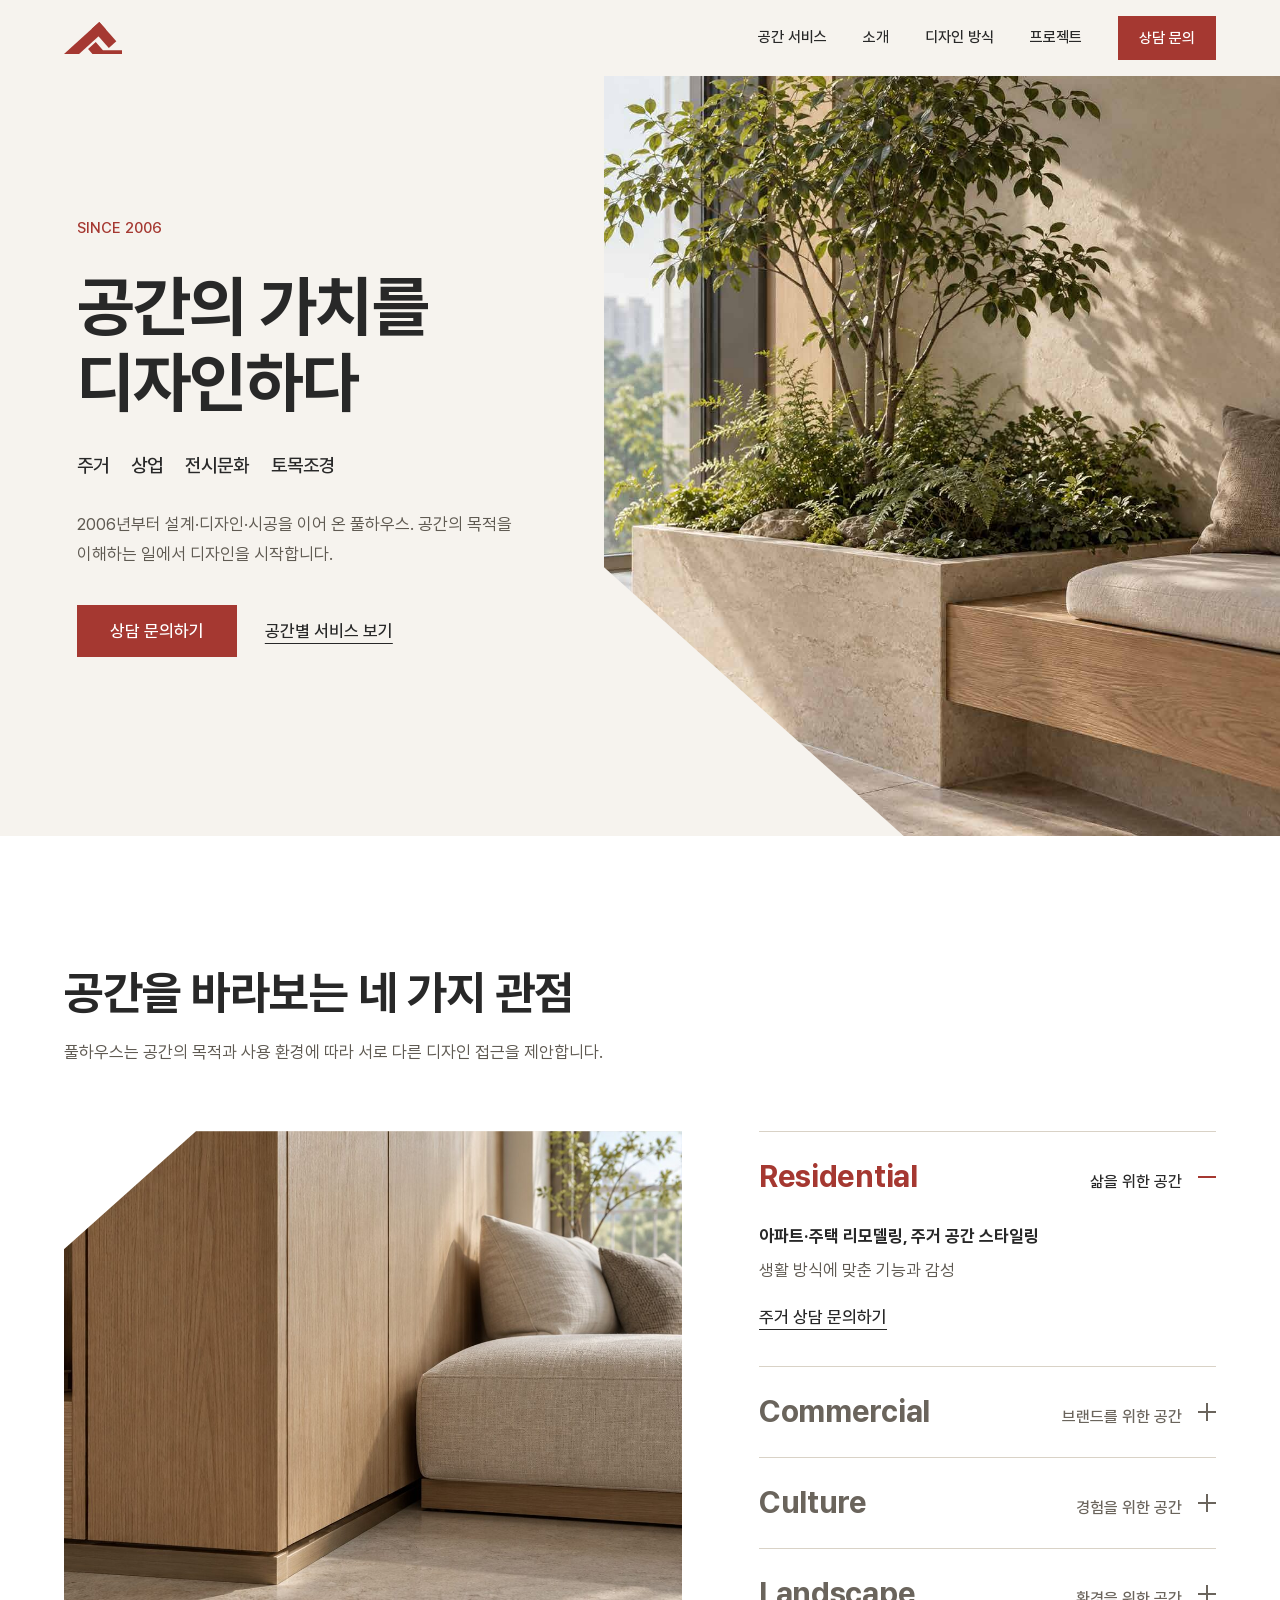
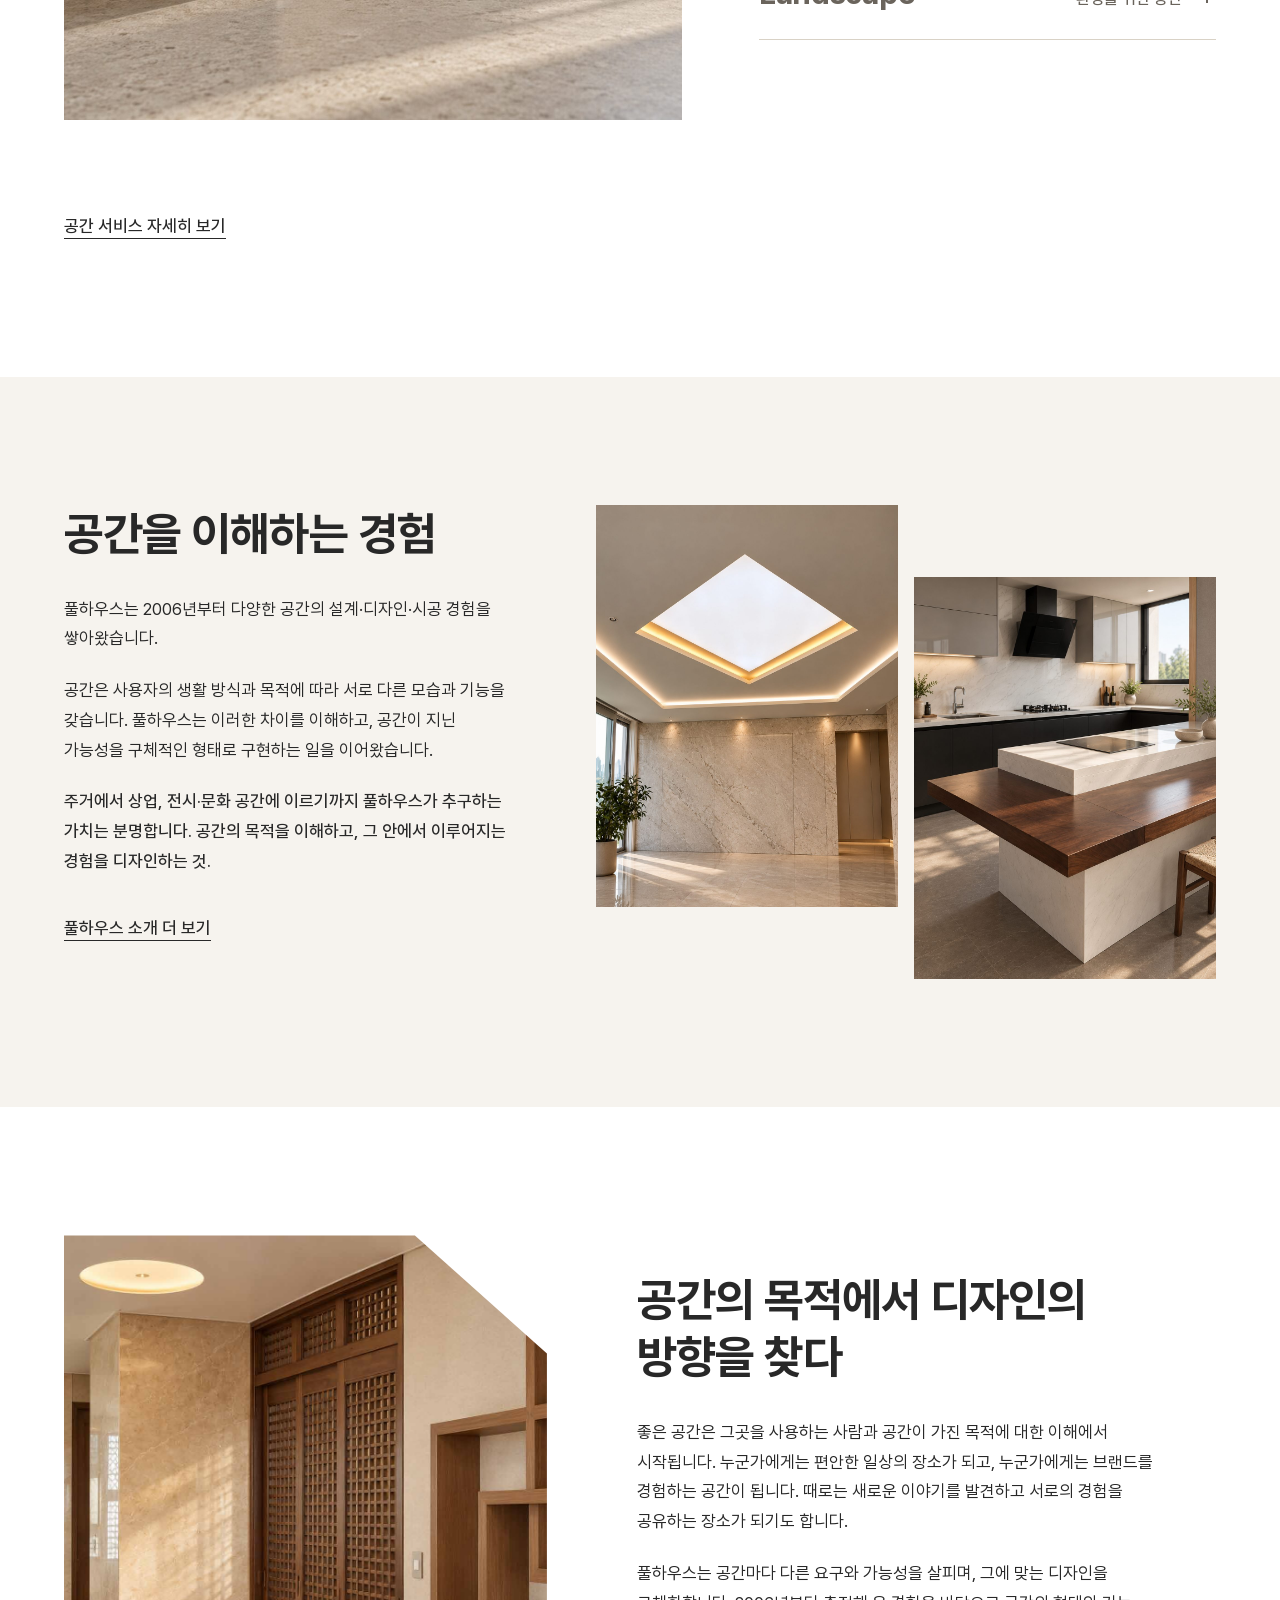
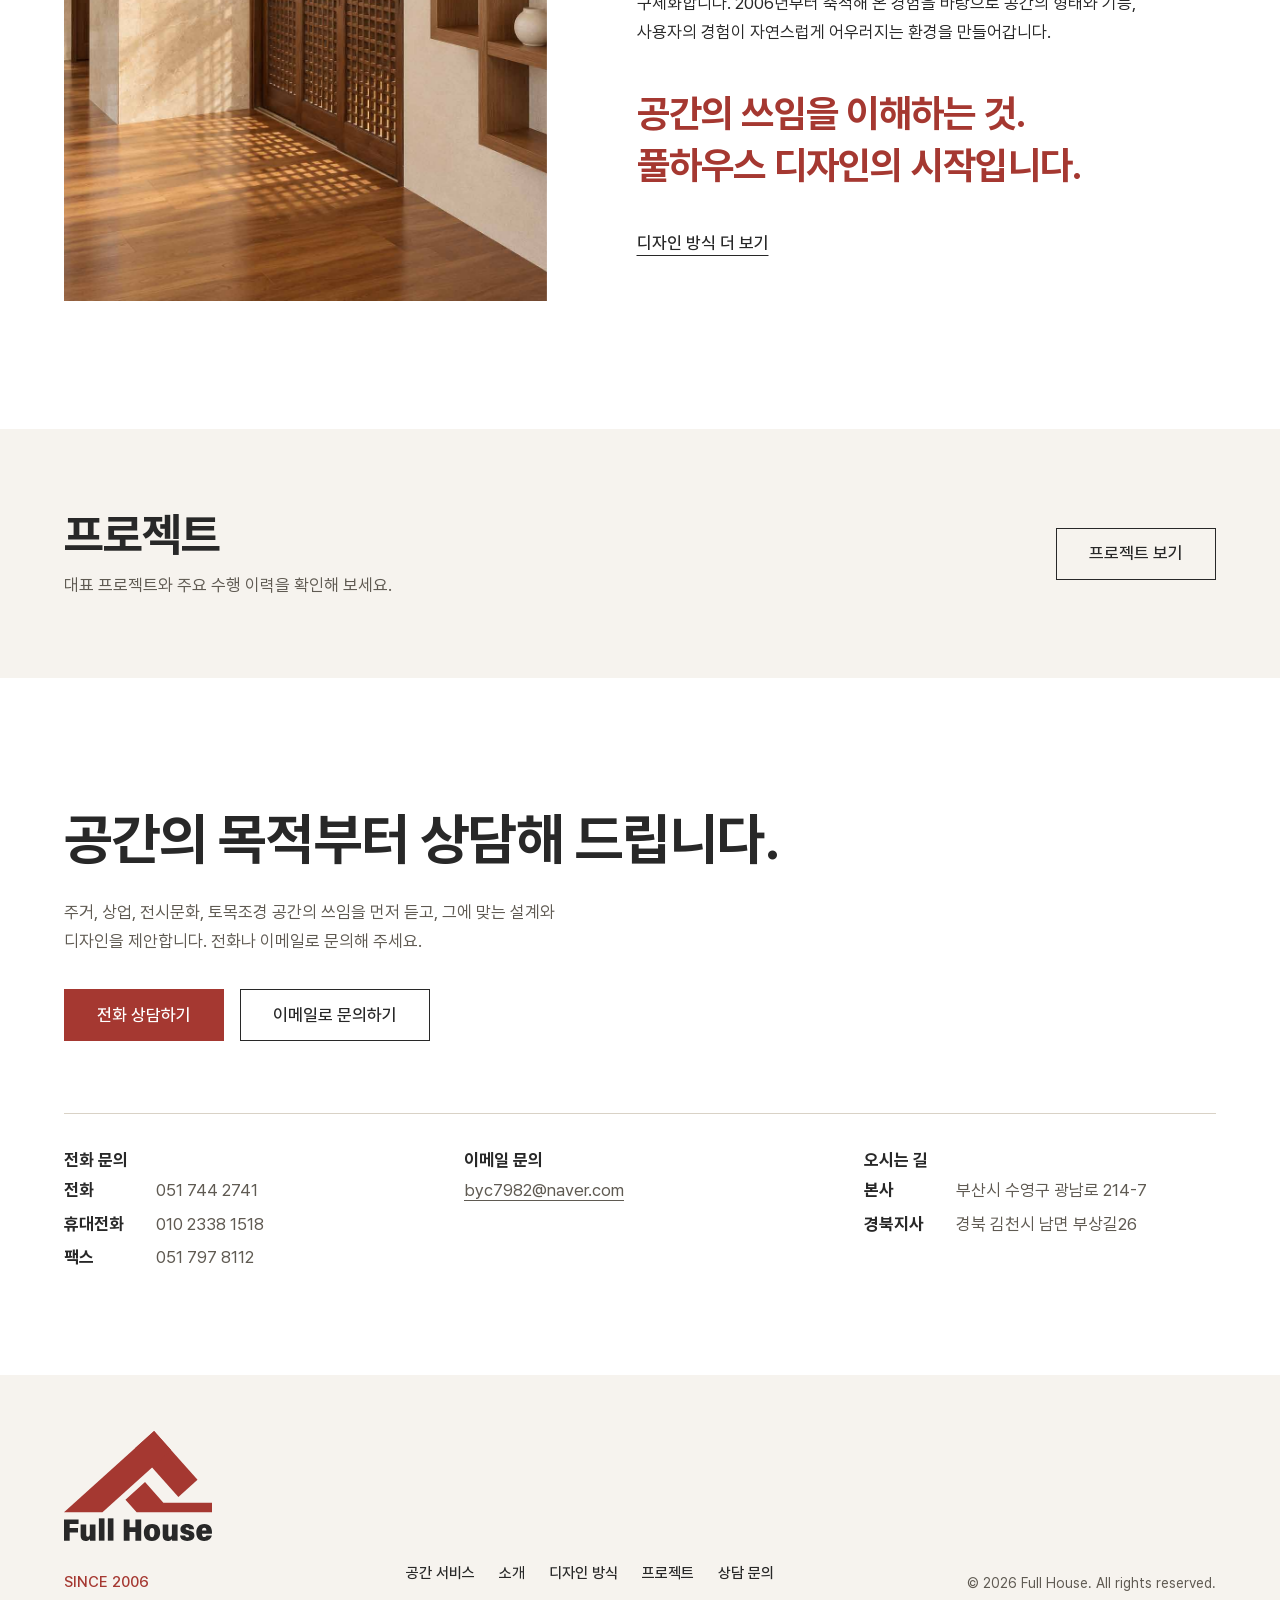
<file: index.html>
<!doctype html>
<html lang="ko">
<head>
<meta charset="utf-8">
<meta name="viewport" content="width=device-width, initial-scale=1">
<title>풀하우스 Full House | 주거·상업·전시문화·토목조경 공간 디자인</title>
<meta name="description" content="2006년부터 설계·디자인·시공을 이어 온 풀하우스. 주거, 상업, 전시문화, 토목조경 공간의 목적을 이해하는 일에서 디자인을 시작합니다.">

<link rel="icon" href="assets/symbol.svg" type="image/svg+xml">
<link rel="preload" href="assets/fonts/Pretendard-Regular.subset.woff2" as="font" type="font/woff2" crossorigin>
<link rel="stylesheet" href="assets/fh.css">
</head>
<body>
<div class="fh">
<a class="skip" href="#main">본문으로 건너뛰기</a>
<header class="hdr">
<div class="wrap hdr-in">
<a class="hdr-home" href="#top" aria-label="풀하우스 처음으로"><img src="assets/symbol.svg" alt="" width="58" height="32" style="width:58px;height:auto"></a>
<div class="hdr-right">
<nav class="hdr-nav" aria-label="주요 메뉴"><a class="lnk" href="services.html">공간 서비스</a><a class="lnk" href="about.html">소개</a><a class="lnk" href="approach.html">디자인 방식</a><a class="lnk" href="projects.html">프로젝트</a><a class="btn sm" href="contact.html">상담 문의</a></nav>
<button type="button" class="menu-btn" aria-expanded="false" aria-controls="nav-panel">메뉴</button>
</div>
</div>
<nav class="wrap nav-panel" id="nav-panel" aria-label="모바일 메뉴"><a href="services.html">공간 서비스</a><a href="about.html">소개</a><a href="approach.html">디자인 방식</a><a href="projects.html">프로젝트</a><a href="contact.html">상담 문의</a></nav>
</header>
<main id="main">
<section class="hero" id="top" aria-labelledby="hero-title">
<div class="hero-text">
<p class="since">SINCE 2006</p>
<h1 id="hero-title"><span>공간의 가치를</span><span>디자인하다</span></h1>
<p class="hero-sub"><span>주거</span><span>상업</span><span>전시문화</span><span>토목조경</span></p>
<p class="hero-lead">2006년부터 설계·디자인·시공을 이어 온 풀하우스. 공간의 목적을 이해하는 일에서 디자인을 시작합니다.</p>
<div class="hero-actions"><a class="btn" href="#cta">상담 문의하기</a><a class="textlink" href="#spaces">공간별 서비스 보기</a></div>
</div>
<div class="hero-media">
<div class="hero-photo"><img src="assets/planter.jpg" alt="창가에 놓인 석재 화단과 원목 벤치, 햇빛이 드는 실내 정원"></div>
</div>
</section>

<section class="spaces" id="spaces" aria-labelledby="spaces-title">
<div class="wrap">
<div class="spaces-head">
<h2 class="h2" id="spaces-title">공간을 바라보는 네 가지 관점</h2>
<p>풀하우스는 공간의 목적과 사용 환경에 따라 서로 다른 디자인 접근을 제안합니다.</p>
</div>
<div class="spaces-body">
<div class="stage"><img src="assets/residential.jpg" alt="원목 수납장과 린넨 소파가 놓인 거실 코너" class="is-active"><img src="assets/commercial.jpg" alt="곡면 월넛 카운터와 스톤 상판이 있는 매장 공간" loading="lazy" decoding="async"><img src="assets/culture.jpg" alt="석재 좌대 위 도자 오브제와 조명이 든 진열장이 있는 전시 공간" loading="lazy" decoding="async"><img src="assets/landscape.jpg" alt="햇살이 드는 창가의 석재 화단과 수목" loading="lazy" decoding="async"></div>
<div class="tabs">
<div class="tab is-active">
<h3 style="margin:0;font-size:inherit"><button type="button" class="tab-btn" aria-expanded="true"><span class="tab-en">Residential</span><span class="tab-ko">삶을 위한 공간</span><span class="tab-ico" aria-hidden="true"></span></button></h3>
<div class="tab-detail"><div class="tab-detail-inner"><div class="tab-detail-pad">
<div class="tab-photo"><img src="assets/residential.jpg" alt="원목 수납장과 린넨 소파가 놓인 거실 코너" loading="lazy" decoding="async"></div>
<p class="svc">아파트·주택 리모델링, 주거 공간 스타일링</p><p class="desc">생활 방식에 맞춘 기능과 감성</p>
<a class="textlink" href="#cta">주거 상담 문의하기</a>
</div></div></div>
</div>
<div class="tab">
<h3 style="margin:0;font-size:inherit"><button type="button" class="tab-btn" aria-expanded="false"><span class="tab-en">Commercial</span><span class="tab-ko">브랜드를 위한 공간</span><span class="tab-ico" aria-hidden="true"></span></button></h3>
<div class="tab-detail"><div class="tab-detail-inner"><div class="tab-detail-pad">
<div class="tab-photo"><img src="assets/commercial.jpg" alt="곡면 월넛 카운터와 스톤 상판이 있는 매장 공간" loading="lazy" decoding="async"></div>
<p class="svc">매장·사무실·의료·서비스 공간</p><p class="desc">비즈니스 목적과 고객 경험의 연결</p>
<a class="textlink" href="#cta">상업 상담 문의하기</a>
</div></div></div>
</div>
<div class="tab">
<h3 style="margin:0;font-size:inherit"><button type="button" class="tab-btn" aria-expanded="false"><span class="tab-en">Culture</span><span class="tab-ko">경험을 위한 공간</span><span class="tab-ico" aria-hidden="true"></span></button></h3>
<div class="tab-detail"><div class="tab-detail-inner"><div class="tab-detail-pad">
<div class="tab-photo"><img src="assets/culture.jpg" alt="석재 좌대 위 도자 오브제와 조명이 든 진열장이 있는 전시 공간" loading="lazy" decoding="async"></div>
<p class="svc">박물관·전시관·문화시설·전시 연출</p><p class="desc">콘텐츠와 관람 경험의 공간화</p>
<a class="textlink" href="#cta">전시문화 상담 문의하기</a>
</div></div></div>
</div>
<div class="tab">
<h3 style="margin:0;font-size:inherit"><button type="button" class="tab-btn" aria-expanded="false"><span class="tab-en">Landscape</span><span class="tab-ko">환경을 위한 공간</span><span class="tab-ico" aria-hidden="true"></span></button></h3>
<div class="tab-detail"><div class="tab-detail-inner"><div class="tab-detail-pad">
<div class="tab-photo"><img src="assets/landscape.jpg" alt="햇살이 드는 창가의 석재 화단과 수목" loading="lazy" decoding="async"></div>
<p class="svc">외부 공간·보행 환경·조경 계획</p><p class="desc">건축과 주변 환경의 조화</p>
<a class="textlink" href="#cta">토목조경 상담 문의하기</a>
</div></div></div>
</div>
</div>
<p class="more"><a class="textlink" href="services.html">공간 서비스 자세히 보기</a></p>
</div>
</div>
</section>

<section class="story" id="story" aria-labelledby="story-title">
<div class="wrap story-grid">
<div class="story-copy">
<h2 class="h2" id="story-title">공간을 이해하는 경험</h2>
<p>풀하우스는 2006년부터 다양한 공간의 설계·디자인·시공 경험을 쌓아왔습니다.</p>
<p>공간은 사용자의 생활 방식과 목적에 따라 서로 다른 모습과 기능을 갖습니다. 풀하우스는 이러한 차이를 이해하고, 공간이 지닌 가능성을 구체적인 형태로 구현하는 일을 이어왔습니다.</p>
<p class="em">주거에서 상업, 전시·문화 공간에 이르기까지 풀하우스가 추구하는 가치는 분명합니다. 공간의 목적을 이해하고, 그 안에서 이루어지는 경험을 디자인하는 것.</p>
<p class="more"><a class="textlink" href="about.html">풀하우스 소개 더 보기</a></p>
</div>
<div class="story-photos">
<img src="assets/skylight.jpg" alt="천장 중앙에 채광창을 낸 거실, 대리석 벽면과 간접 조명" loading="lazy" decoding="async">
<img class="b" src="assets/kitchen.jpg" alt="월넛 상판과 화이트 스톤 아일랜드가 놓인 주방" loading="lazy" decoding="async">
</div>
</div>
</section>

<section class="approach" id="approach" aria-labelledby="approach-title">
<div class="wrap ap-grid">
<div class="ap-photo"><img src="assets/lattice.jpg" alt="격자 문양 미닫이문 사이로 햇살이 들어와 마룻바닥에 그림자를 만드는 복도" loading="lazy" decoding="async"></div>
<div class="ap-copy">
<h2 class="h2" id="approach-title">공간의 목적에서 디자인의 방향을 찾다</h2>
<p>좋은 공간은 그곳을 사용하는 사람과 공간이 가진 목적에 대한 이해에서 시작됩니다. 누군가에게는 편안한 일상의 장소가 되고, 누군가에게는 브랜드를 경험하는 공간이 됩니다. 때로는 새로운 이야기를 발견하고 서로의 경험을 공유하는 장소가 되기도 합니다.</p>
<p>풀하우스는 공간마다 다른 요구와 가능성을 살피며, 그에 맞는 디자인을 구체화합니다. 2006년부터 축적해 온 경험을 바탕으로 공간의 형태와 기능, 사용자의 경험이 자연스럽게 어우러지는 환경을 만들어갑니다.</p>
<p class="ap-quote">공간의 쓰임을 이해하는 것.<br>풀하우스 디자인의 시작입니다.</p>
<p class="more"><a class="textlink" href="approach.html">디자인 방식 더 보기</a></p>
</div>
</div>
</section>

<section class="proj-band" aria-labelledby="pb-title">
<div class="wrap proj-band-in">
<div><h2 class="h2" id="pb-title">프로젝트</h2><p>대표 프로젝트와 주요 수행 이력을 확인해 보세요.</p></div>
<a class="btn ghost" href="projects.html">프로젝트 보기</a>
</div>
</section>

<section class="cta" id="cta" aria-labelledby="cta-title">
<div class="wrap">
<div class="cta-in">
<h2 id="cta-title">공간의 목적부터 상담해 드립니다.</h2>
<p>주거, 상업, 전시문화, 토목조경 공간의 쓰임을 먼저 듣고, 그에 맞는 설계와 디자인을 제안합니다. 전화나 이메일로 문의해 주세요.</p>
<div class="cta-actions">
<a class="btn" href="tel:0517442741">전화 상담하기</a>
<a class="btn ghost" href="contact.html">이메일로 문의하기</a>
</div>
</div>
<dl class="contact">
<div><dt>전화 문의</dt><dd><span><b>전화</b> 051 744 2741</span><span><b>휴대전화</b> 010 2338 1518</span><span><b>팩스</b> 051 797 8112</span></dd></div>
<div><dt>이메일 문의</dt><dd><span><a href="mailto:byc7982@naver.com">byc7982@naver.com</a></span></dd></div>
<div><dt>오시는 길</dt><dd><span><b>본사</b> 부산시 수영구 광남로 214-7</span><span><b>경북지사</b> 경북 김천시 남면 부상길26</span></dd></div>
</dl>
</div>
</section>
</main>
<footer class="ftr">
<div class="wrap ftr-in">
<div class="ftr-brand">
<img src="assets/logo.svg" alt="Full House" width="148" height="109" style="width:148px;height:auto">
<p class="since" style="color:var(--fh-red);font-weight:500;font-size:15px">SINCE 2006</p>
</div>
<nav class="ftr-nav" aria-label="바로가기"><a href="services.html">공간 서비스</a><a href="about.html">소개</a><a href="approach.html">디자인 방식</a><a href="projects.html">프로젝트</a><a href="contact.html">상담 문의</a></nav>
<small>© 2026 Full House. All rights reserved.</small>
</div>
</footer>
<script src="assets/fh.js"></script>
</div>
</body>
</html>
</file>
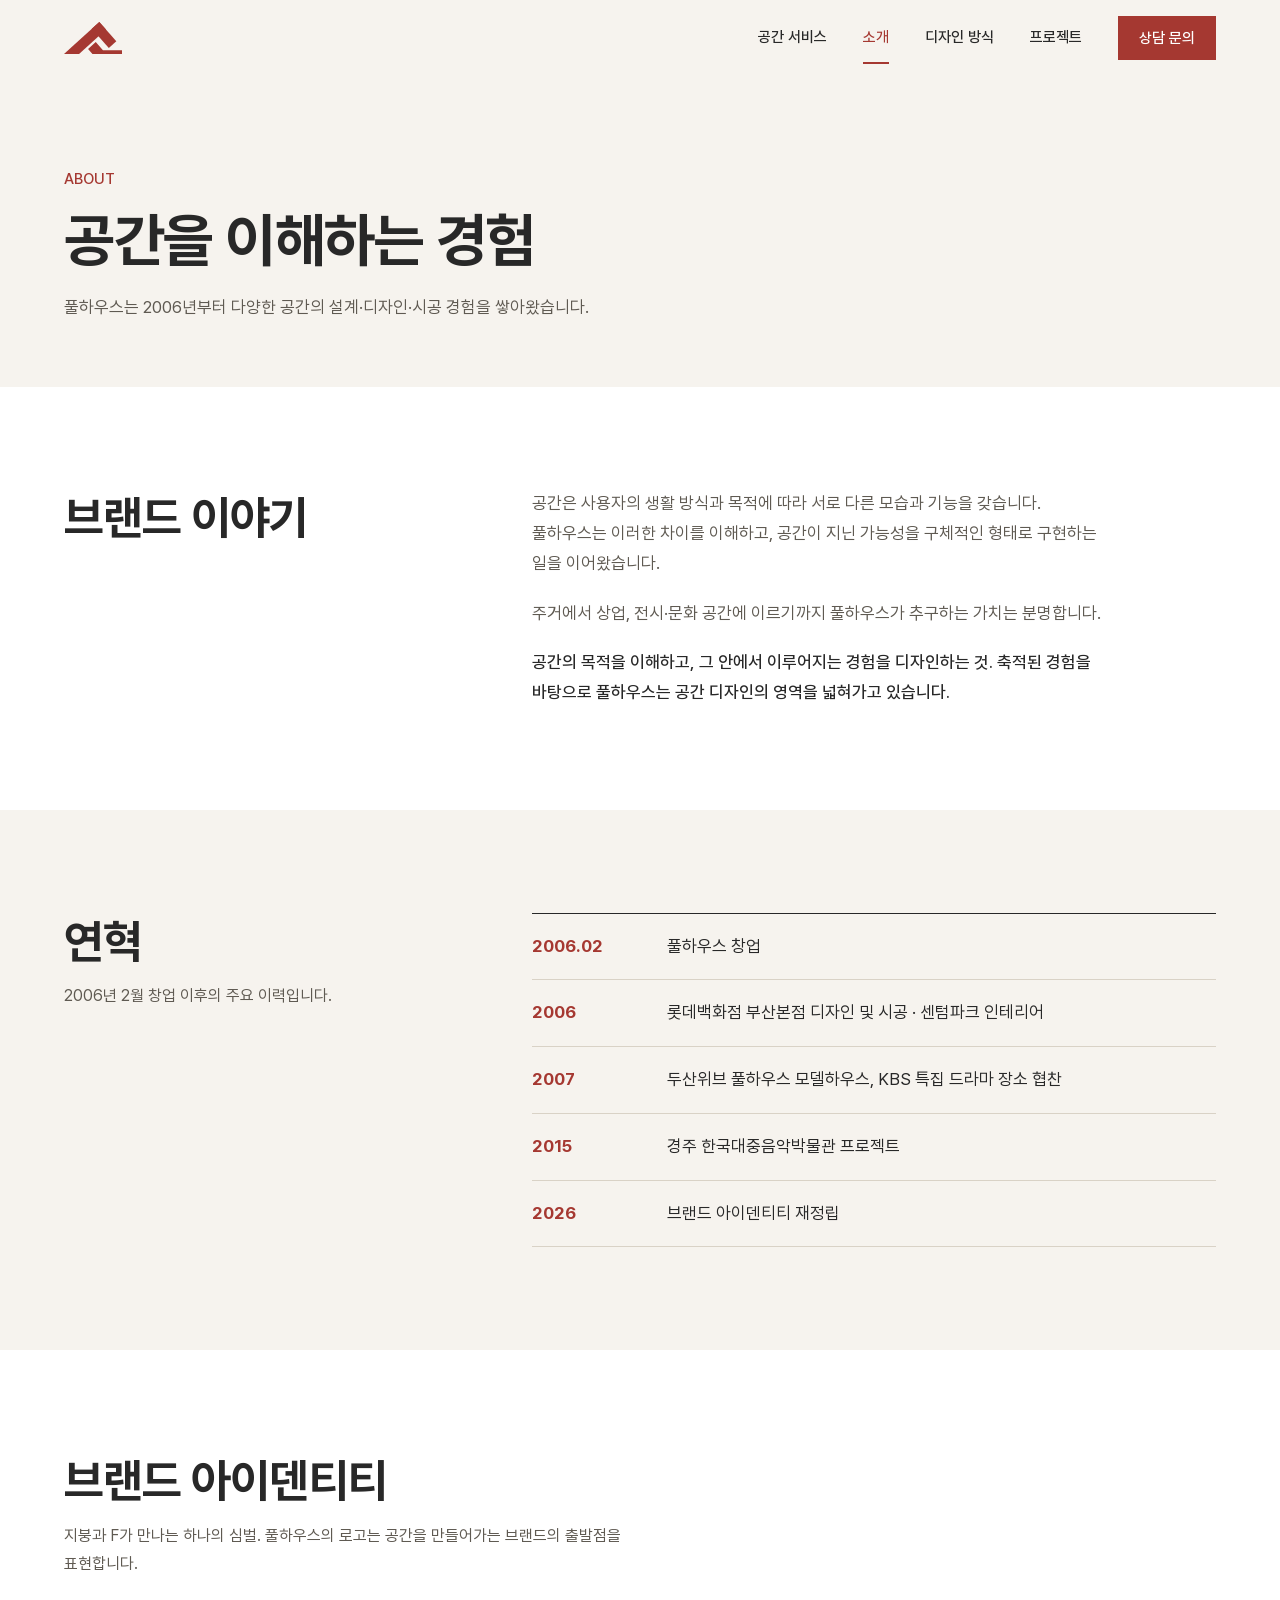
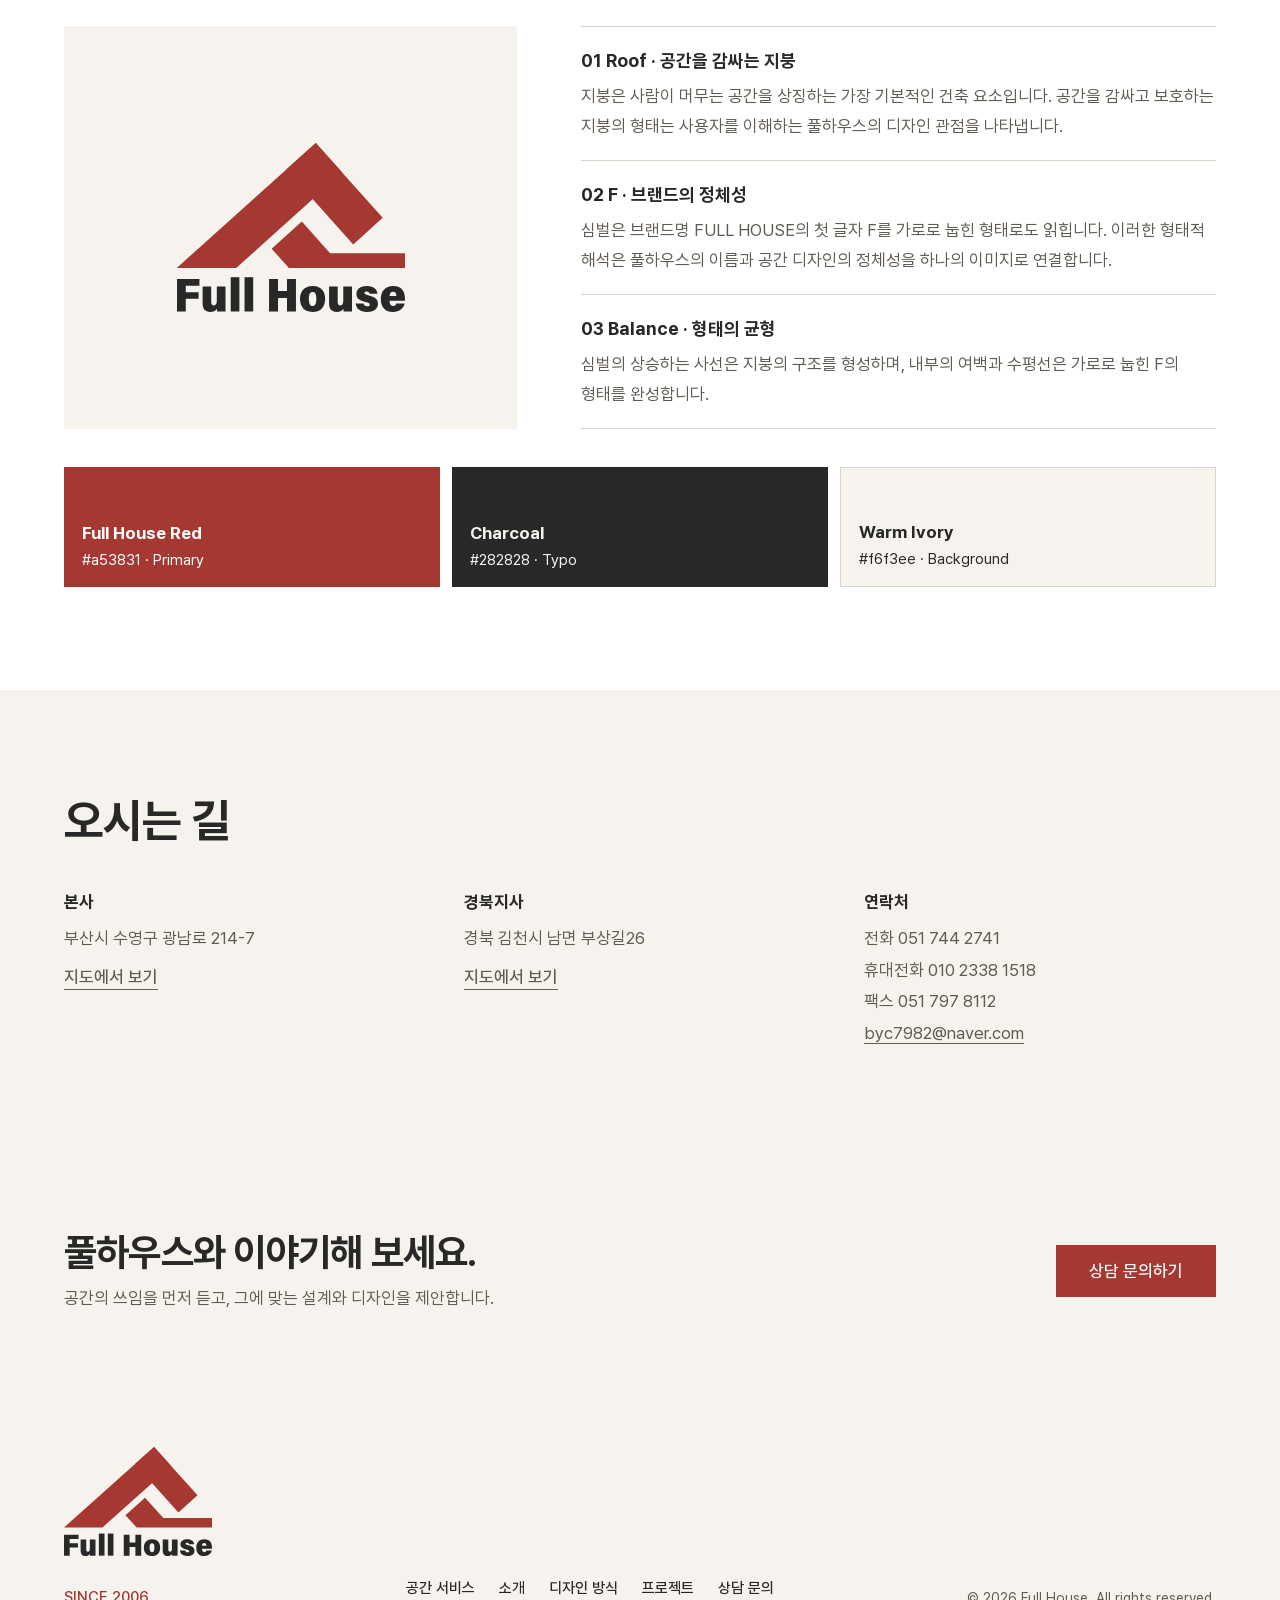
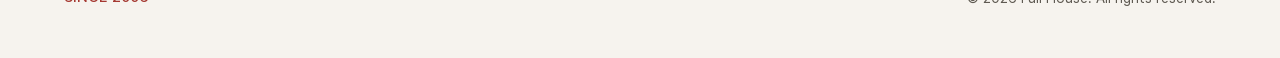
<file: about.html>
<!doctype html>
<html lang="ko">
<head>
<meta charset="utf-8">
<meta name="viewport" content="width=device-width, initial-scale=1">
<title>소개 | 풀하우스 Full House</title>
<meta name="description" content="2006년부터 설계·디자인·시공 경험을 쌓아 온 풀하우스의 브랜드 이야기, 연혁, 브랜드 아이덴티티와 오시는 길입니다.">

<link rel="icon" href="assets/symbol.svg" type="image/svg+xml">
<link rel="preload" href="assets/fonts/Pretendard-Regular.subset.woff2" as="font" type="font/woff2" crossorigin>
<link rel="stylesheet" href="assets/fh.css">
</head>
<body>
<div class="fh">
<a class="skip" href="#main">본문으로 건너뛰기</a>
<header class="hdr">
<div class="wrap hdr-in">
<a class="hdr-home" href="index.html" aria-label="풀하우스 처음으로"><img src="assets/symbol.svg" alt="" width="58" height="32" style="width:58px;height:auto"></a>
<div class="hdr-right">
<nav class="hdr-nav" aria-label="주요 메뉴"><a class="lnk" href="services.html">공간 서비스</a><a class="lnk" href="about.html" aria-current="page">소개</a><a class="lnk" href="approach.html">디자인 방식</a><a class="lnk" href="projects.html">프로젝트</a><a class="btn sm" href="contact.html">상담 문의</a></nav>
<button type="button" class="menu-btn" aria-expanded="false" aria-controls="nav-panel">메뉴</button>
</div>
</div>
<nav class="wrap nav-panel" id="nav-panel" aria-label="모바일 메뉴"><a href="services.html">공간 서비스</a><a href="about.html" aria-current="page">소개</a><a href="approach.html">디자인 방식</a><a href="projects.html">프로젝트</a><a href="contact.html">상담 문의</a></nav>
</header>
<main id="main">
<section class="pg-head"><div class="wrap">
<p class="since">ABOUT</p>
<h1>공간을 이해하는 경험</h1>
<p class="pg-lead">풀하우스는 2006년부터 다양한 공간의 설계·디자인·시공 경험을 쌓아왔습니다.</p>
</div></section>

<section class="ab-story" aria-labelledby="ab-story-t"><div class="wrap ab-grid">
<h2 class="h2" id="ab-story-t">브랜드 이야기</h2>
<div class="ab-copy">
<p>공간은 사용자의 생활 방식과 목적에 따라 서로 다른 모습과 기능을 갖습니다. 풀하우스는 이러한 차이를 이해하고, 공간이 지닌 가능성을 구체적인 형태로 구현하는 일을 이어왔습니다.</p>
<p>주거에서 상업, 전시·문화 공간에 이르기까지 풀하우스가 추구하는 가치는 분명합니다.</p>
<p class="em">공간의 목적을 이해하고, 그 안에서 이루어지는 경험을 디자인하는 것. 축적된 경험을 바탕으로 풀하우스는 공간 디자인의 영역을 넓혀가고 있습니다.</p>
</div></div></section>

<section class="ab-hist" aria-labelledby="ab-hist-t"><div class="wrap ab-grid">
<div><h2 class="h2" id="ab-hist-t">연혁</h2><p class="pg-note">2006년 2월 창업 이후의 주요 이력입니다.</p></div>
<dl class="tl"><div><dt>2006.02</dt><dd>풀하우스 창업</dd></div><div><dt>2006</dt><dd>롯데백화점 부산본점 디자인 및 시공 · 센텀파크 인테리어</dd></div><div><dt>2007</dt><dd>두산위브 풀하우스 모델하우스, KBS 특집 드라마 장소 협찬</dd></div><div><dt>2015</dt><dd>경주 한국대중음악박물관 프로젝트</dd></div><div><dt>2026</dt><dd>브랜드 아이덴티티 재정립</dd></div></dl>
</div></section>

<section class="ab-brand" id="brand" aria-labelledby="ab-brand-t"><div class="wrap">
<div class="ab-brand-head"><h2 class="h2" id="ab-brand-t">브랜드 아이덴티티</h2>
<p class="pg-note">지붕과 F가 만나는 하나의 심벌. 풀하우스의 로고는 공간을 만들어가는 브랜드의 출발점을 표현합니다.</p></div>
<div class="brand-grid">
<div class="brand-mark"><img src="assets/logo.svg" alt="풀하우스 로고: 지붕 모양 심벌과 Full House 워드마크" width="260" height="192" style="width:min(260px,70%);height:auto"></div>
<ol class="brand-pts">
<li><h3>01 Roof · 공간을 감싸는 지붕</h3><p>지붕은 사람이 머무는 공간을 상징하는 가장 기본적인 건축 요소입니다. 공간을 감싸고 보호하는 지붕의 형태는 사용자를 이해하는 풀하우스의 디자인 관점을 나타냅니다.</p></li>
<li><h3>02 F · 브랜드의 정체성</h3><p>심벌은 브랜드명 FULL HOUSE의 첫 글자 F를 가로로 눕힌 형태로도 읽힙니다. 이러한 형태적 해석은 풀하우스의 이름과 공간 디자인의 정체성을 하나의 이미지로 연결합니다.</p></li>
<li><h3>03 Balance · 형태의 균형</h3><p>심벌의 상승하는 사선은 지붕의 구조를 형성하며, 내부의 여백과 수평선은 가로로 눕힌 F의 형태를 완성합니다.</p></li>
</ol>
</div>
<ul class="swatches" aria-label="브랜드 컬러">
<li class="sw" style="background:#a53831;color:#fff"><b>Full House Red</b><span>#a53831 · Primary</span></li>
<li class="sw" style="background:#282828;color:#f6f3ee"><b>Charcoal</b><span>#282828 · Typo</span></li>
<li class="sw" style="background:#f6f3ee;color:#282828;border:1px solid var(--fh-stone)"><b>Warm Ivory</b><span>#f6f3ee · Background</span></li>
</ul>
</div></section>

<section class="ab-loc" id="location" aria-labelledby="ab-loc-t"><div class="wrap">
<h2 class="h2" id="ab-loc-t">오시는 길</h2>
<dl class="loc">
<div><dt>본사</dt><dd>부산시 수영구 광남로 214-7<br><a class="textlink" href="https://map.naver.com/p/search/%EB%B6%80%EC%82%B0%EC%8B%9C%20%EC%88%98%EC%98%81%EA%B5%AC%20%EA%B4%91%EB%82%A8%EB%A1%9C%20214-7" target="_blank" rel="noopener">지도에서 보기<span class="sr-only"> (새 창)</span></a></dd></div>
<div><dt>경북지사</dt><dd>경북 김천시 남면 부상길26<br><a class="textlink" href="https://map.naver.com/p/search/%EA%B2%BD%EB%B6%81%20%EA%B9%80%EC%B2%9C%EC%8B%9C%20%EB%82%A8%EB%A9%B4%20%EB%B6%80%EC%83%81%EA%B8%B826" target="_blank" rel="noopener">지도에서 보기<span class="sr-only"> (새 창)</span></a></dd></div>
<div><dt>연락처</dt><dd><span>전화 051 744 2741</span><span>휴대전화 010 2338 1518</span><span>팩스 051 797 8112</span><a href="mailto:byc7982@naver.com">byc7982@naver.com</a></dd></div>
</dl></div></section>
<section class="proj-band"><div class="wrap proj-band-in">
<div><h2 class="h2" style="font-size:clamp(26px,3vw,40px)">풀하우스와 이야기해 보세요.</h2><p>공간의 쓰임을 먼저 듣고, 그에 맞는 설계와 디자인을 제안합니다.</p></div>
<a class="btn" href="contact.html">상담 문의하기</a>
</div></section>

</main>
<footer class="ftr">
<div class="wrap ftr-in">
<div class="ftr-brand">
<img src="assets/logo.svg" alt="Full House" width="148" height="109" style="width:148px;height:auto">
<p class="since" style="color:var(--fh-red);font-weight:500;font-size:15px">SINCE 2006</p>
</div>
<nav class="ftr-nav" aria-label="바로가기"><a href="services.html">공간 서비스</a><a href="about.html">소개</a><a href="approach.html">디자인 방식</a><a href="projects.html">프로젝트</a><a href="contact.html">상담 문의</a></nav>
<small>© 2026 Full House. All rights reserved.</small>
</div>
</footer>
<script src="assets/fh.js"></script>
</div>
</body>
</html>
</file>
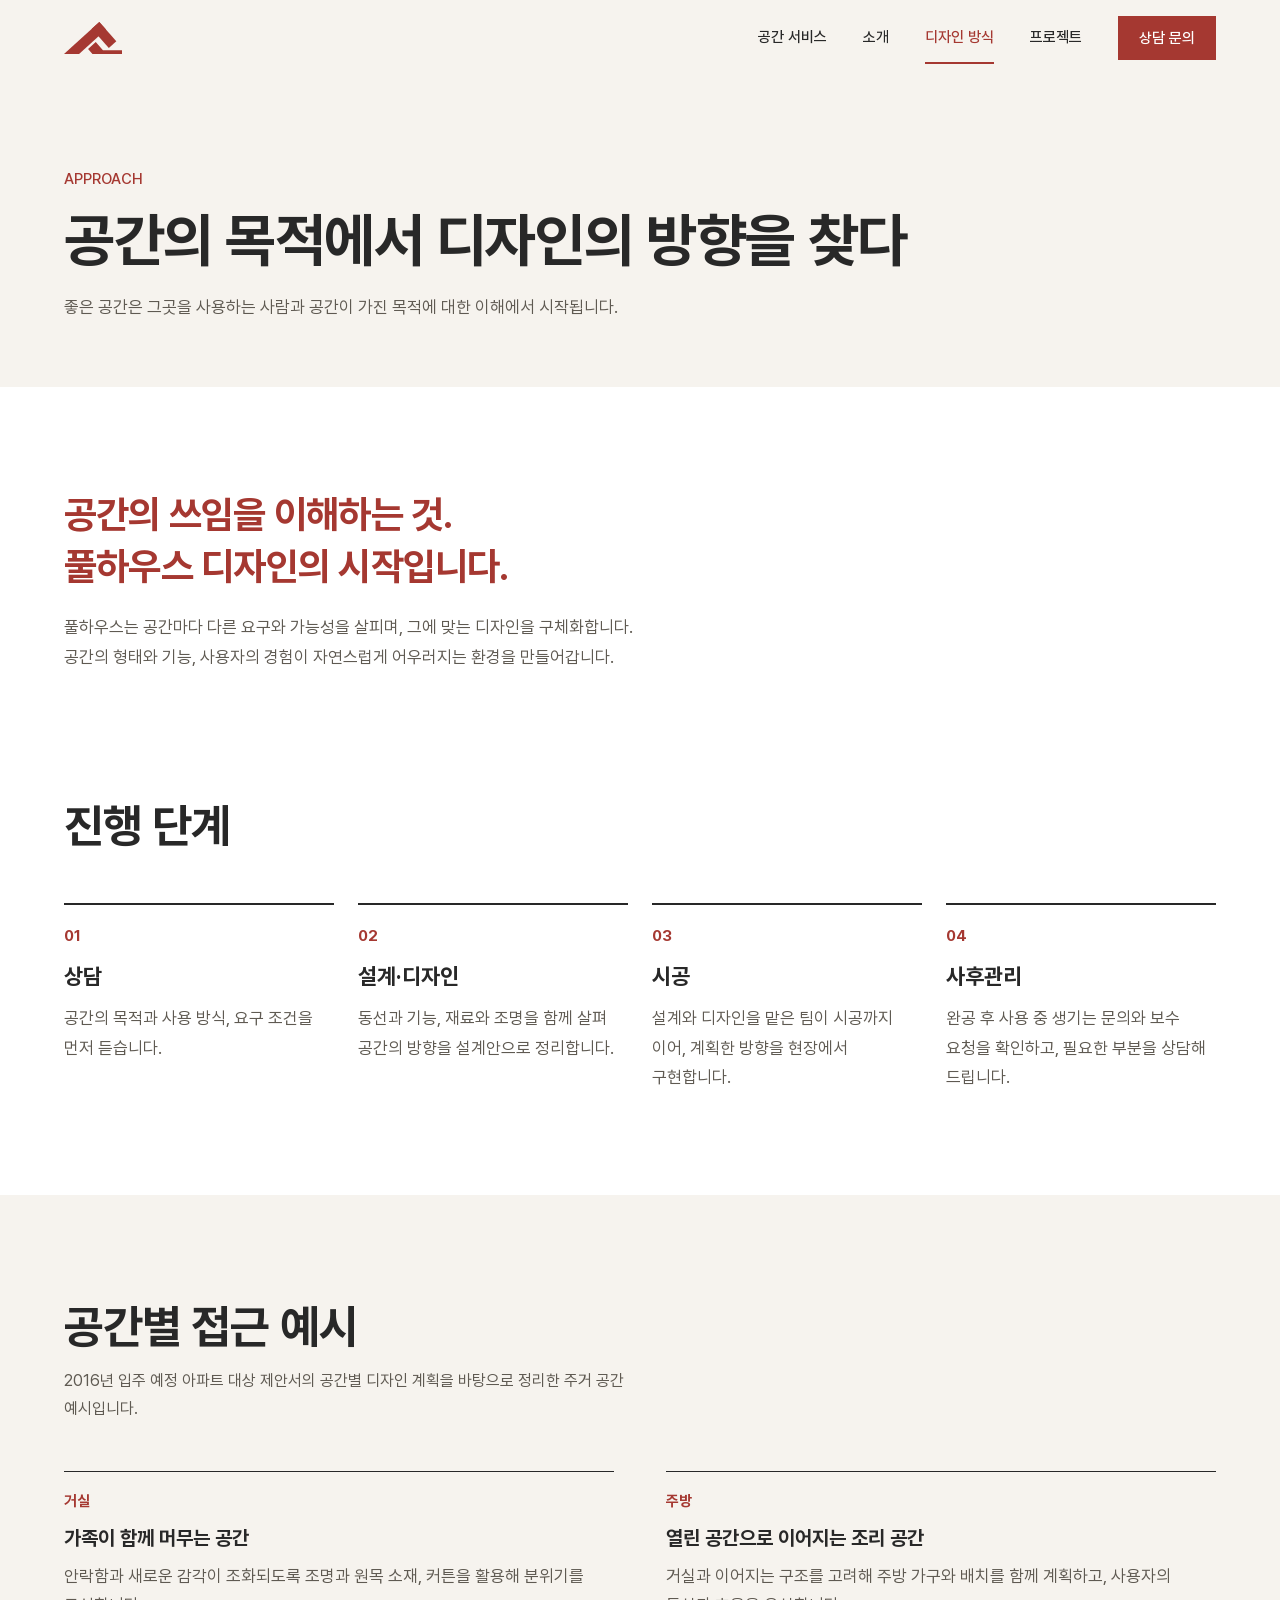
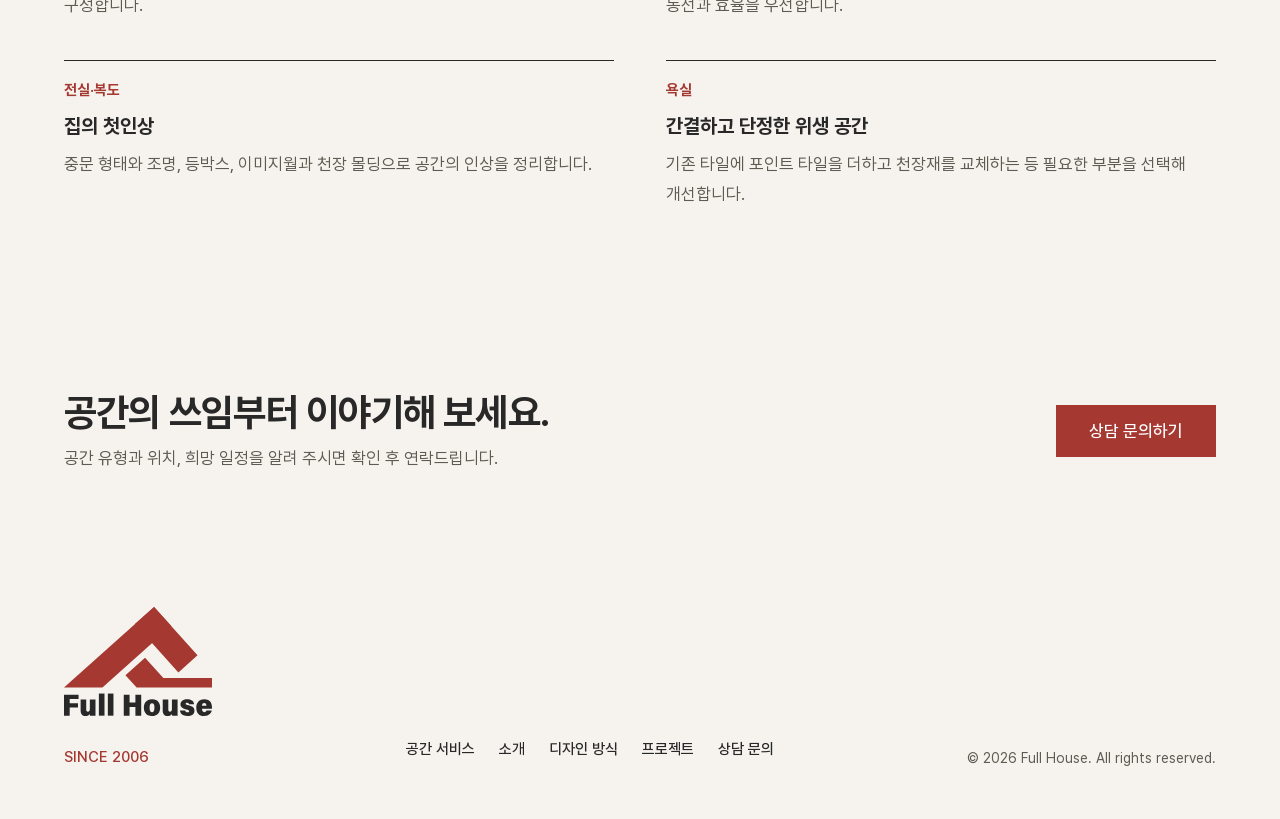
<file: approach.html>
<!doctype html>
<html lang="ko">
<head>
<meta charset="utf-8">
<meta name="viewport" content="width=device-width, initial-scale=1">
<title>디자인 방식 | 풀하우스 Full House</title>
<meta name="description" content="공간의 목적에서 디자인의 방향을 찾는 풀하우스의 진행 단계와 공간별 접근 예시입니다.">

<link rel="icon" href="assets/symbol.svg" type="image/svg+xml">
<link rel="preload" href="assets/fonts/Pretendard-Regular.subset.woff2" as="font" type="font/woff2" crossorigin>
<link rel="stylesheet" href="assets/fh.css">
</head>
<body>
<div class="fh">
<a class="skip" href="#main">본문으로 건너뛰기</a>
<header class="hdr">
<div class="wrap hdr-in">
<a class="hdr-home" href="index.html" aria-label="풀하우스 처음으로"><img src="assets/symbol.svg" alt="" width="58" height="32" style="width:58px;height:auto"></a>
<div class="hdr-right">
<nav class="hdr-nav" aria-label="주요 메뉴"><a class="lnk" href="services.html">공간 서비스</a><a class="lnk" href="about.html">소개</a><a class="lnk" href="approach.html" aria-current="page">디자인 방식</a><a class="lnk" href="projects.html">프로젝트</a><a class="btn sm" href="contact.html">상담 문의</a></nav>
<button type="button" class="menu-btn" aria-expanded="false" aria-controls="nav-panel">메뉴</button>
</div>
</div>
<nav class="wrap nav-panel" id="nav-panel" aria-label="모바일 메뉴"><a href="services.html">공간 서비스</a><a href="about.html">소개</a><a href="approach.html" aria-current="page">디자인 방식</a><a href="projects.html">프로젝트</a><a href="contact.html">상담 문의</a></nav>
</header>
<main id="main">
<section class="pg-head"><div class="wrap">
<p class="since">APPROACH</p>
<h1>공간의 목적에서 디자인의 방향을 찾다</h1>
<p class="pg-lead">좋은 공간은 그곳을 사용하는 사람과 공간이 가진 목적에 대한 이해에서 시작됩니다.</p>
</div></section>

<section class="ap-principle"><div class="wrap"><p class="ap-quote">공간의 쓰임을 이해하는 것.<br>풀하우스 디자인의 시작입니다.</p>
<p class="ap-text">풀하우스는 공간마다 다른 요구와 가능성을 살피며, 그에 맞는 디자인을 구체화합니다. 공간의 형태와 기능, 사용자의 경험이 자연스럽게 어우러지는 환경을 만들어갑니다.</p></div></section>

<section class="ap-steps" aria-labelledby="ap-steps-t"><div class="wrap">
<h2 class="h2" id="ap-steps-t">진행 단계</h2>
<ol class="steps"><li><span class="n">01</span><h3>상담</h3><p>공간의 목적과 사용 방식, 요구 조건을 먼저 듣습니다.</p></li><li><span class="n">02</span><h3>설계·디자인</h3><p>동선과 기능, 재료와 조명을 함께 살펴 공간의 방향을 설계안으로 정리합니다.</p></li><li><span class="n">03</span><h3>시공</h3><p>설계와 디자인을 맡은 팀이 시공까지 이어, 계획한 방향을 현장에서 구현합니다.</p></li><li><span class="n">04</span><h3>사후관리</h3><p>완공 후 사용 중 생기는 문의와 보수 요청을 확인하고, 필요한 부분을 상담해 드립니다.</p></li></ol>
</div></section>

<section class="ap-ex" aria-labelledby="ap-ex-t"><div class="wrap">
<div class="ap-ex-head"><h2 class="h2" id="ap-ex-t">공간별 접근 예시</h2>
<p class="pg-note">2016년 입주 예정 아파트 대상 제안서의 공간별 디자인 계획을 바탕으로 정리한 주거 공간 예시입니다.</p></div>
<ul class="ex"><li><p class="ex-k">거실</p><h3>가족이 함께 머무는 공간</h3><p>안락함과 새로운 감각이 조화되도록 조명과 원목 소재, 커튼을 활용해 분위기를 구성합니다.</p></li><li><p class="ex-k">주방</p><h3>열린 공간으로 이어지는 조리 공간</h3><p>거실과 이어지는 구조를 고려해 주방 가구와 배치를 함께 계획하고, 사용자의 동선과 효율을 우선합니다.</p></li><li><p class="ex-k">전실·복도</p><h3>집의 첫인상</h3><p>중문 형태와 조명, 등박스, 이미지월과 천장 몰딩으로 공간의 인상을 정리합니다.</p></li><li><p class="ex-k">욕실</p><h3>간결하고 단정한 위생 공간</h3><p>기존 타일에 포인트 타일을 더하고 천장재를 교체하는 등 필요한 부분을 선택해 개선합니다.</p></li></ul>
</div></section>
<section class="proj-band"><div class="wrap proj-band-in">
<div><h2 class="h2" style="font-size:clamp(26px,3vw,40px)">공간의 쓰임부터 이야기해 보세요.</h2><p>공간 유형과 위치, 희망 일정을 알려 주시면 확인 후 연락드립니다.</p></div>
<a class="btn" href="contact.html">상담 문의하기</a>
</div></section>

</main>
<footer class="ftr">
<div class="wrap ftr-in">
<div class="ftr-brand">
<img src="assets/logo.svg" alt="Full House" width="148" height="109" style="width:148px;height:auto">
<p class="since" style="color:var(--fh-red);font-weight:500;font-size:15px">SINCE 2006</p>
</div>
<nav class="ftr-nav" aria-label="바로가기"><a href="services.html">공간 서비스</a><a href="about.html">소개</a><a href="approach.html">디자인 방식</a><a href="projects.html">프로젝트</a><a href="contact.html">상담 문의</a></nav>
<small>© 2026 Full House. All rights reserved.</small>
</div>
</footer>
<script src="assets/fh.js"></script>
</div>
</body>
</html>
</file>
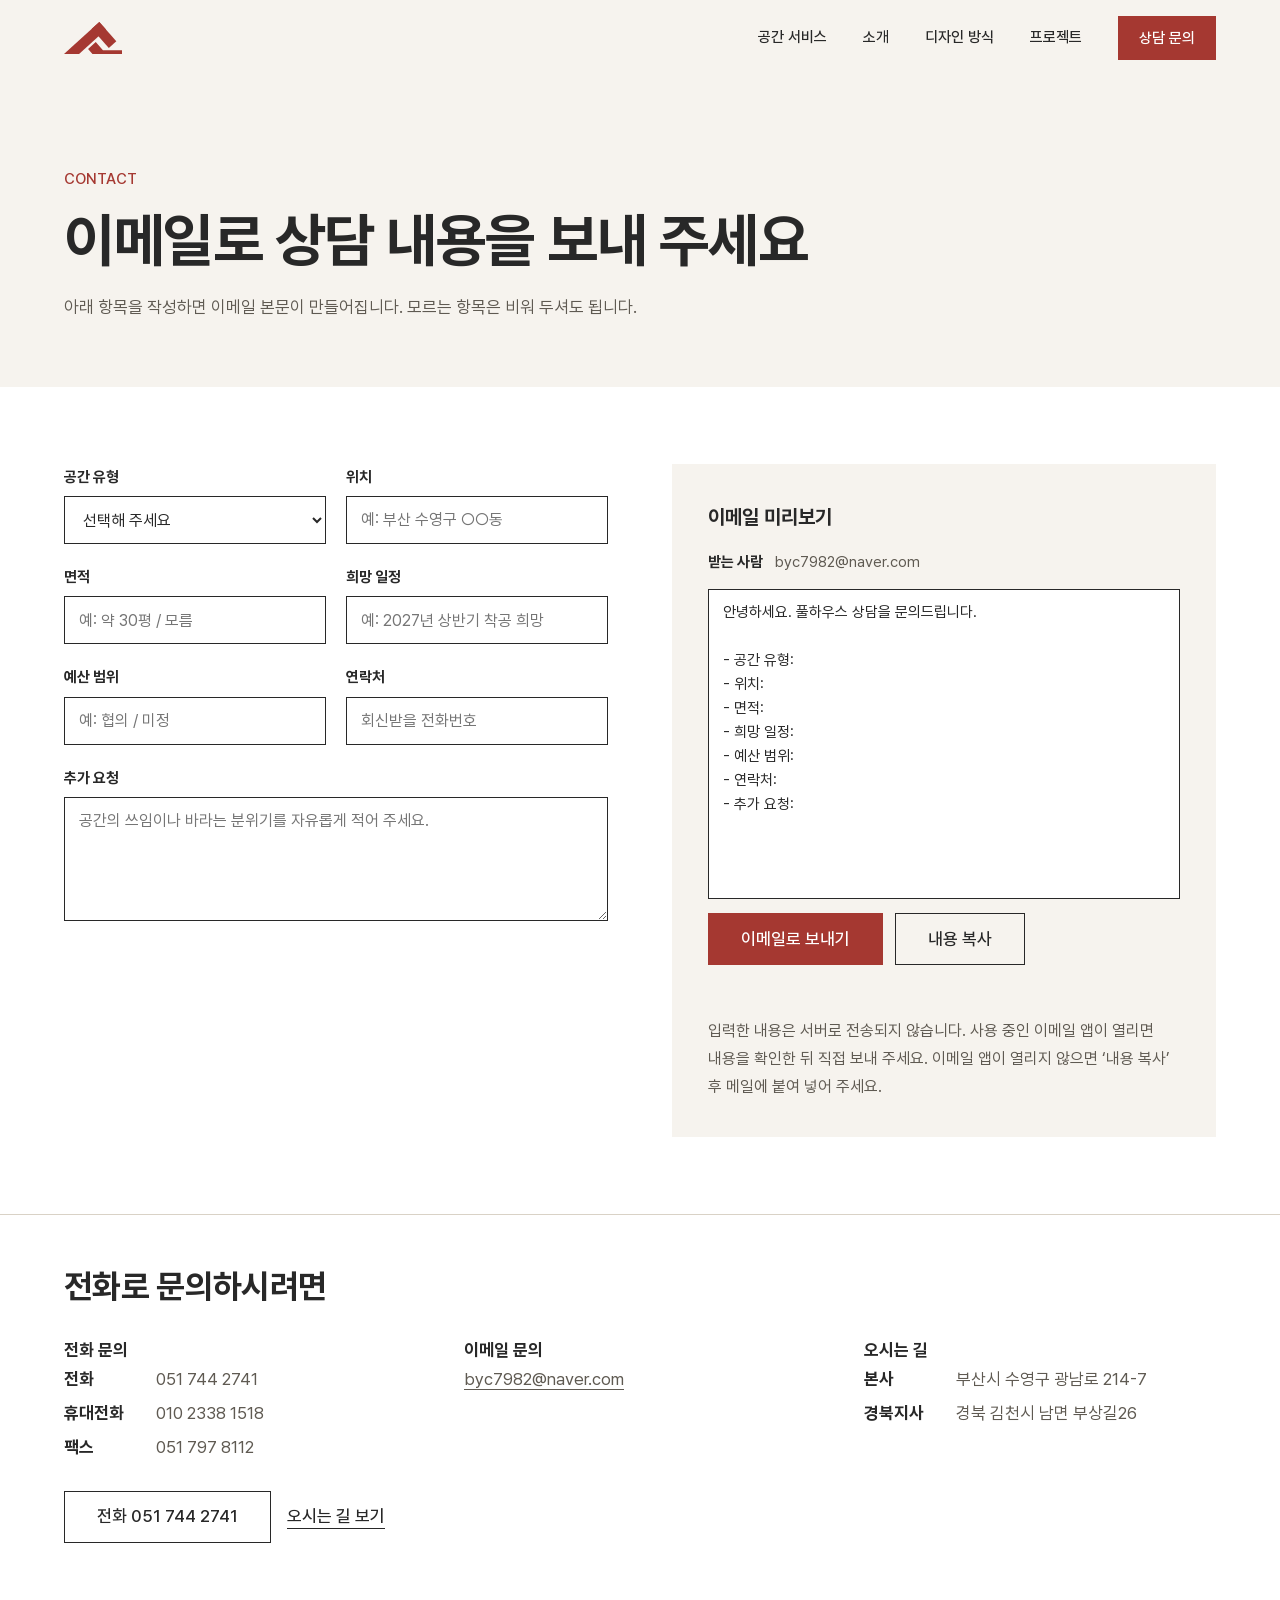
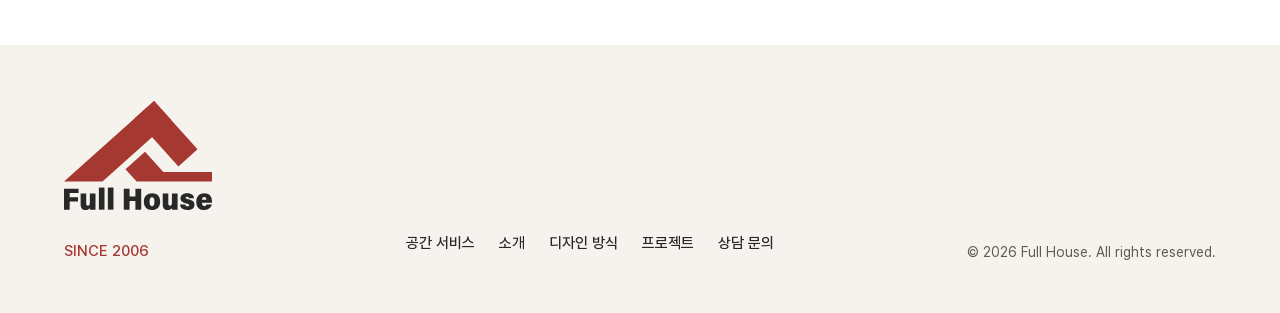
<file: contact.html>
<!doctype html>
<html lang="ko">
<head>
<meta charset="utf-8">
<meta name="viewport" content="width=device-width, initial-scale=1">
<title>상담 문의 | 풀하우스 Full House</title>
<meta name="description" content="풀하우스 상담 문의 안내입니다. 공간 유형, 위치, 면적, 희망 일정을 정리해 이메일로 보내 주세요.">

<link rel="icon" href="assets/symbol.svg" type="image/svg+xml">
<link rel="preload" href="assets/fonts/Pretendard-Regular.subset.woff2" as="font" type="font/woff2" crossorigin>
<link rel="stylesheet" href="assets/fh.css">
</head>
<body>
<div class="fh">
<a class="skip" href="#main">본문으로 건너뛰기</a>
<header class="hdr">
<div class="wrap hdr-in">
<a class="hdr-home" href="index.html" aria-label="풀하우스 처음으로"><img src="assets/symbol.svg" alt="" width="58" height="32" style="width:58px;height:auto"></a>
<div class="hdr-right">
<nav class="hdr-nav" aria-label="주요 메뉴"><a class="lnk" href="services.html">공간 서비스</a><a class="lnk" href="about.html">소개</a><a class="lnk" href="approach.html">디자인 방식</a><a class="lnk" href="projects.html">프로젝트</a><a class="btn sm" href="contact.html" aria-current="page">상담 문의</a></nav>
<button type="button" class="menu-btn" aria-expanded="false" aria-controls="nav-panel">메뉴</button>
</div>
</div>
<nav class="wrap nav-panel" id="nav-panel" aria-label="모바일 메뉴"><a href="services.html">공간 서비스</a><a href="about.html">소개</a><a href="approach.html">디자인 방식</a><a href="projects.html">프로젝트</a><a href="contact.html" aria-current="page">상담 문의</a></nav>
</header>
<main id="main">
<section class="pg-head"><div class="wrap">
<p class="since">CONTACT</p>
<h1>이메일로 상담 내용을 보내 주세요</h1>
<p class="pg-lead">아래 항목을 작성하면 이메일 본문이 만들어집니다. 모르는 항목은 비워 두셔도 됩니다.</p>
</div></section>

<section class="ct-main"><div class="wrap ct-grid">
<form class="fm" id="fm" onsubmit="return false" aria-label="상담 내용 작성">
<div class="fm-row"><label for="f-type">공간 유형</label>
<select id="f-type"><option value="">선택해 주세요</option><option value="주거">주거 (아파트·주택)</option><option value="상업">상업 (매장·사무실·의료·서비스)</option><option value="전시문화">전시문화 (박물관·전시관·문화시설)</option><option value="토목조경">토목조경 (외부 공간·조경)</option><option value="기타">기타·잘 모르겠음</option></select></div>
<div class="fm-row"><label for="f-loc">위치</label><input id="f-loc" type="text" autocomplete="off" placeholder="예: 부산 수영구 ○○동"></div>
<div class="fm-row"><label for="f-area">면적</label><input id="f-area" type="text" autocomplete="off" placeholder="예: 약 30평 / 모름"></div>
<div class="fm-row"><label for="f-when">희망 일정</label><input id="f-when" type="text" autocomplete="off" placeholder="예: 2027년 상반기 착공 희망"></div>
<div class="fm-row"><label for="f-budget">예산 범위</label><input id="f-budget" type="text" autocomplete="off" placeholder="예: 협의 / 미정"></div>
<div class="fm-row"><label for="f-tel">연락처</label><input id="f-tel" type="text" inputmode="tel" autocomplete="tel" placeholder="회신받을 전화번호"></div>
<div class="fm-row wide"><label for="f-note">추가 요청</label><textarea id="f-note" rows="4" placeholder="공간의 쓰임이나 바라는 분위기를 자유롭게 적어 주세요."></textarea></div>
</form>
<div class="pv-box">
<h2 class="pv-t">이메일 미리보기</h2>
<p class="pv-to"><b>받는 사람</b> byc7982@naver.com</p>
<label class="sr-only" for="pv">이메일 본문</label>
<textarea id="pv" class="pv" rows="12" readonly></textarea>
<div class="pv-actions">
<a class="btn" id="send" href="mailto:byc7982@naver.com?subject=%5B%ED%92%80%ED%95%98%EC%9A%B0%EC%8A%A4%20%EC%83%81%EB%8B%B4%20%EB%AC%B8%EC%9D%98%5D&body=안녕하세요. 풀하우스 상담을 문의드립니다.%0D%0A%0D%0A- 공간 유형:%0D%0A- 위치:%0D%0A- 면적:%0D%0A- 희망 일정:%0D%0A- 예산 범위:%0D%0A- 연락처:%0D%0A- 추가 요청:%0D%0A">이메일로 보내기</a>
<button type="button" class="btn ghost" id="copy">내용 복사</button>
</div>
<p class="pg-note" id="copy-live" role="status" aria-live="polite"></p>
<p class="pg-note">입력한 내용은 서버로 전송되지 않습니다. 사용 중인 이메일 앱이 열리면 내용을 확인한 뒤 직접 보내 주세요. 이메일 앱이 열리지 않으면 ‘내용 복사’ 후 메일에 붙여 넣어 주세요.</p>
</div>
</div></section>

<section class="ct-alt"><div class="wrap">
<h2 class="h2" style="font-size:clamp(24px,2.6vw,34px)">전화로 문의하시려면</h2>
<dl class="contact">
<div><dt>전화 문의</dt><dd><span><b>전화</b> 051 744 2741</span><span><b>휴대전화</b> 010 2338 1518</span><span><b>팩스</b> 051 797 8112</span></dd></div>
<div><dt>이메일 문의</dt><dd><span><a href="mailto:byc7982@naver.com">byc7982@naver.com</a></span></dd></div>
<div><dt>오시는 길</dt><dd><span><b>본사</b> 부산시 수영구 광남로 214-7</span><span><b>경북지사</b> 경북 김천시 남면 부상길26</span></dd></div>
</dl>
<div class="cta-actions"><a class="btn ghost" href="tel:0517442741">전화 051 744 2741</a><a class="textlink" href="about.html#location">오시는 길 보기</a></div>
</div></section>
</main>
<footer class="ftr">
<div class="wrap ftr-in">
<div class="ftr-brand">
<img src="assets/logo.svg" alt="Full House" width="148" height="109" style="width:148px;height:auto">
<p class="since" style="color:var(--fh-red);font-weight:500;font-size:15px">SINCE 2006</p>
</div>
<nav class="ftr-nav" aria-label="바로가기"><a href="services.html">공간 서비스</a><a href="about.html">소개</a><a href="approach.html">디자인 방식</a><a href="projects.html">프로젝트</a><a href="contact.html">상담 문의</a></nav>
<small>© 2026 Full House. All rights reserved.</small>
</div>
</footer>
<script src="assets/fh.js"></script>
</div>
</body>
</html>
</file>
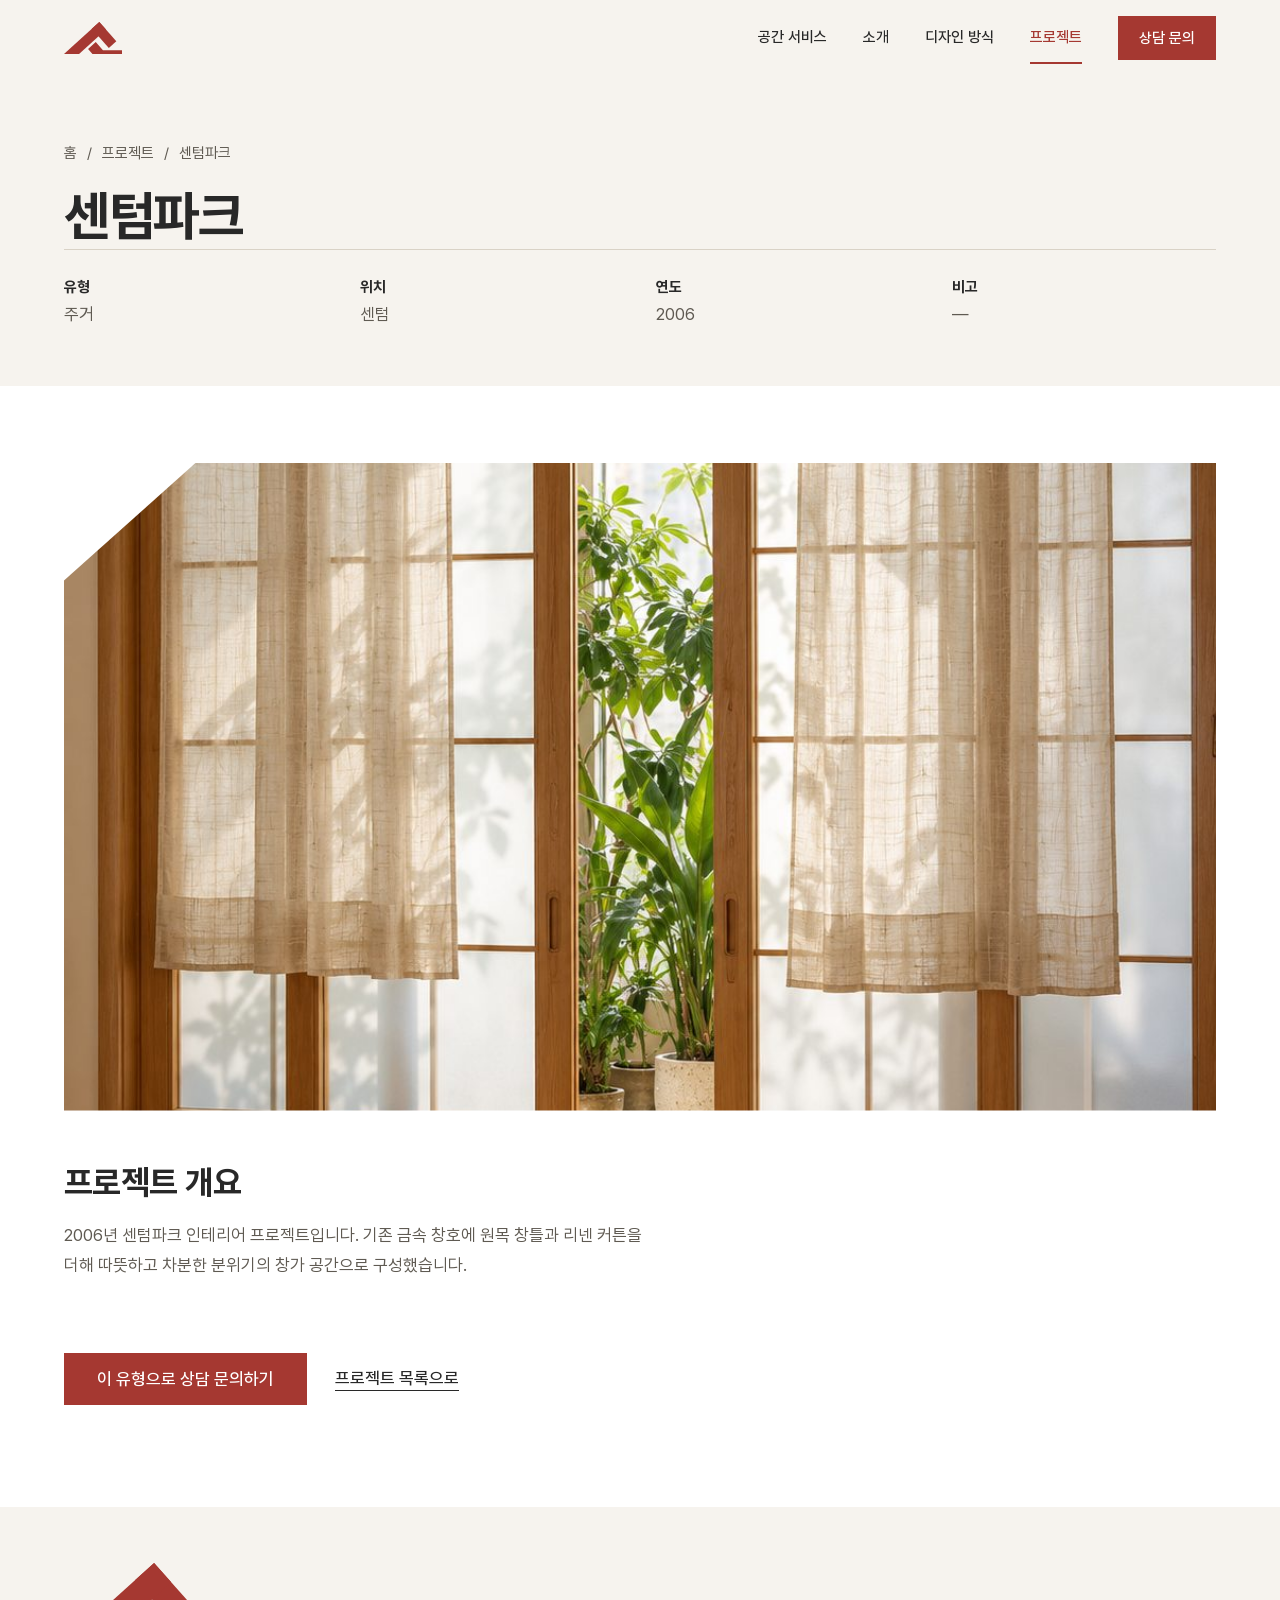
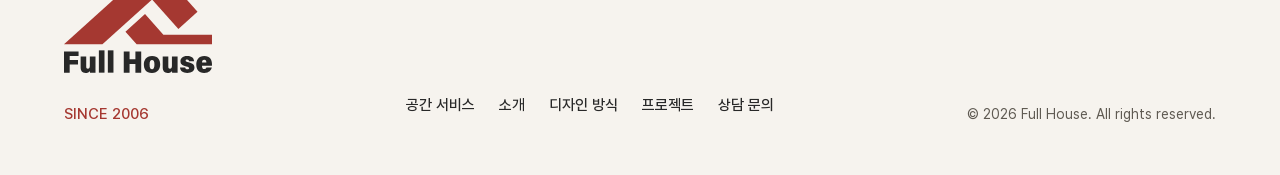
<file: project-centum-park.html>
<!doctype html>
<html lang="ko">
<head>
<meta charset="utf-8">
<meta name="viewport" content="width=device-width, initial-scale=1">
<title>센텀파크 | 풀하우스 Full House</title>
<meta name="description" content="센텀파크 프로젝트 사진입니다.">

<link rel="icon" href="assets/symbol.svg" type="image/svg+xml">
<link rel="preload" href="assets/fonts/Pretendard-Regular.subset.woff2" as="font" type="font/woff2" crossorigin>
<link rel="stylesheet" href="assets/fh.css">
</head>
<body>
<div class="fh">
<a class="skip" href="#main">본문으로 건너뛰기</a>
<header class="hdr">
<div class="wrap hdr-in">
<a class="hdr-home" href="index.html" aria-label="풀하우스 처음으로"><img src="assets/symbol.svg" alt="" width="58" height="32" style="width:58px;height:auto"></a>
<div class="hdr-right">
<nav class="hdr-nav" aria-label="주요 메뉴"><a class="lnk" href="services.html">공간 서비스</a><a class="lnk" href="about.html">소개</a><a class="lnk" href="approach.html">디자인 방식</a><a class="lnk" href="projects.html" aria-current="page">프로젝트</a><a class="btn sm" href="contact.html">상담 문의</a></nav>
<button type="button" class="menu-btn" aria-expanded="false" aria-controls="nav-panel">메뉴</button>
</div>
</div>
<nav class="wrap nav-panel" id="nav-panel" aria-label="모바일 메뉴"><a href="services.html">공간 서비스</a><a href="about.html">소개</a><a href="approach.html">디자인 방식</a><a href="projects.html" aria-current="page">프로젝트</a><a href="contact.html">상담 문의</a></nav>
</header>
<main id="main">
<section class="dt-head"><div class="wrap">
<nav class="crumb" aria-label="현재 위치"><a href="index.html">홈</a><span aria-hidden="true">/</span><a href="projects.html">프로젝트</a><span aria-hidden="true">/</span><span aria-current="page">센텀파크</span></nav>
<h1>센텀파크</h1>
<dl class="dt-meta">
<div><dt>유형</dt><dd>주거</dd></div>
<div><dt>위치</dt><dd>센텀</dd></div>
<div><dt>연도</dt><dd>2006</dd></div>
<div><dt>비고</dt><dd>—</dd></div>
</dl></div></section>
<section class="dt-body"><div class="wrap">
<div class="dt-photo"><img src="assets/centum-window.jpg" alt="원목 창틀과 리넨 커튼이 있는 창호"></div>
<div class="dt-text"><h2 class="h2" style="font-size:clamp(24px,2.6vw,34px)">프로젝트 개요</h2>
<p>2006년 센텀파크 인테리어 프로젝트입니다. 기존 금속 창호에 원목 창틀과 리넨 커튼을 더해 따뜻하고 차분한 분위기의 창가 공간으로 구성했습니다.</p></div>

<div class="dt-actions"><a class="btn" href="contact.html?type=residential">이 유형으로 상담 문의하기</a><a class="textlink" href="projects.html">프로젝트 목록으로</a></div>
</div></section>
</main>
<footer class="ftr">
<div class="wrap ftr-in">
<div class="ftr-brand">
<img src="assets/logo.svg" alt="Full House" width="148" height="109" style="width:148px;height:auto">
<p class="since" style="color:var(--fh-red);font-weight:500;font-size:15px">SINCE 2006</p>
</div>
<nav class="ftr-nav" aria-label="바로가기"><a href="services.html">공간 서비스</a><a href="about.html">소개</a><a href="approach.html">디자인 방식</a><a href="projects.html">프로젝트</a><a href="contact.html">상담 문의</a></nav>
<small>© 2026 Full House. All rights reserved.</small>
</div>
</footer>
<script src="assets/fh.js"></script>
</div>
</body>
</html>
</file>
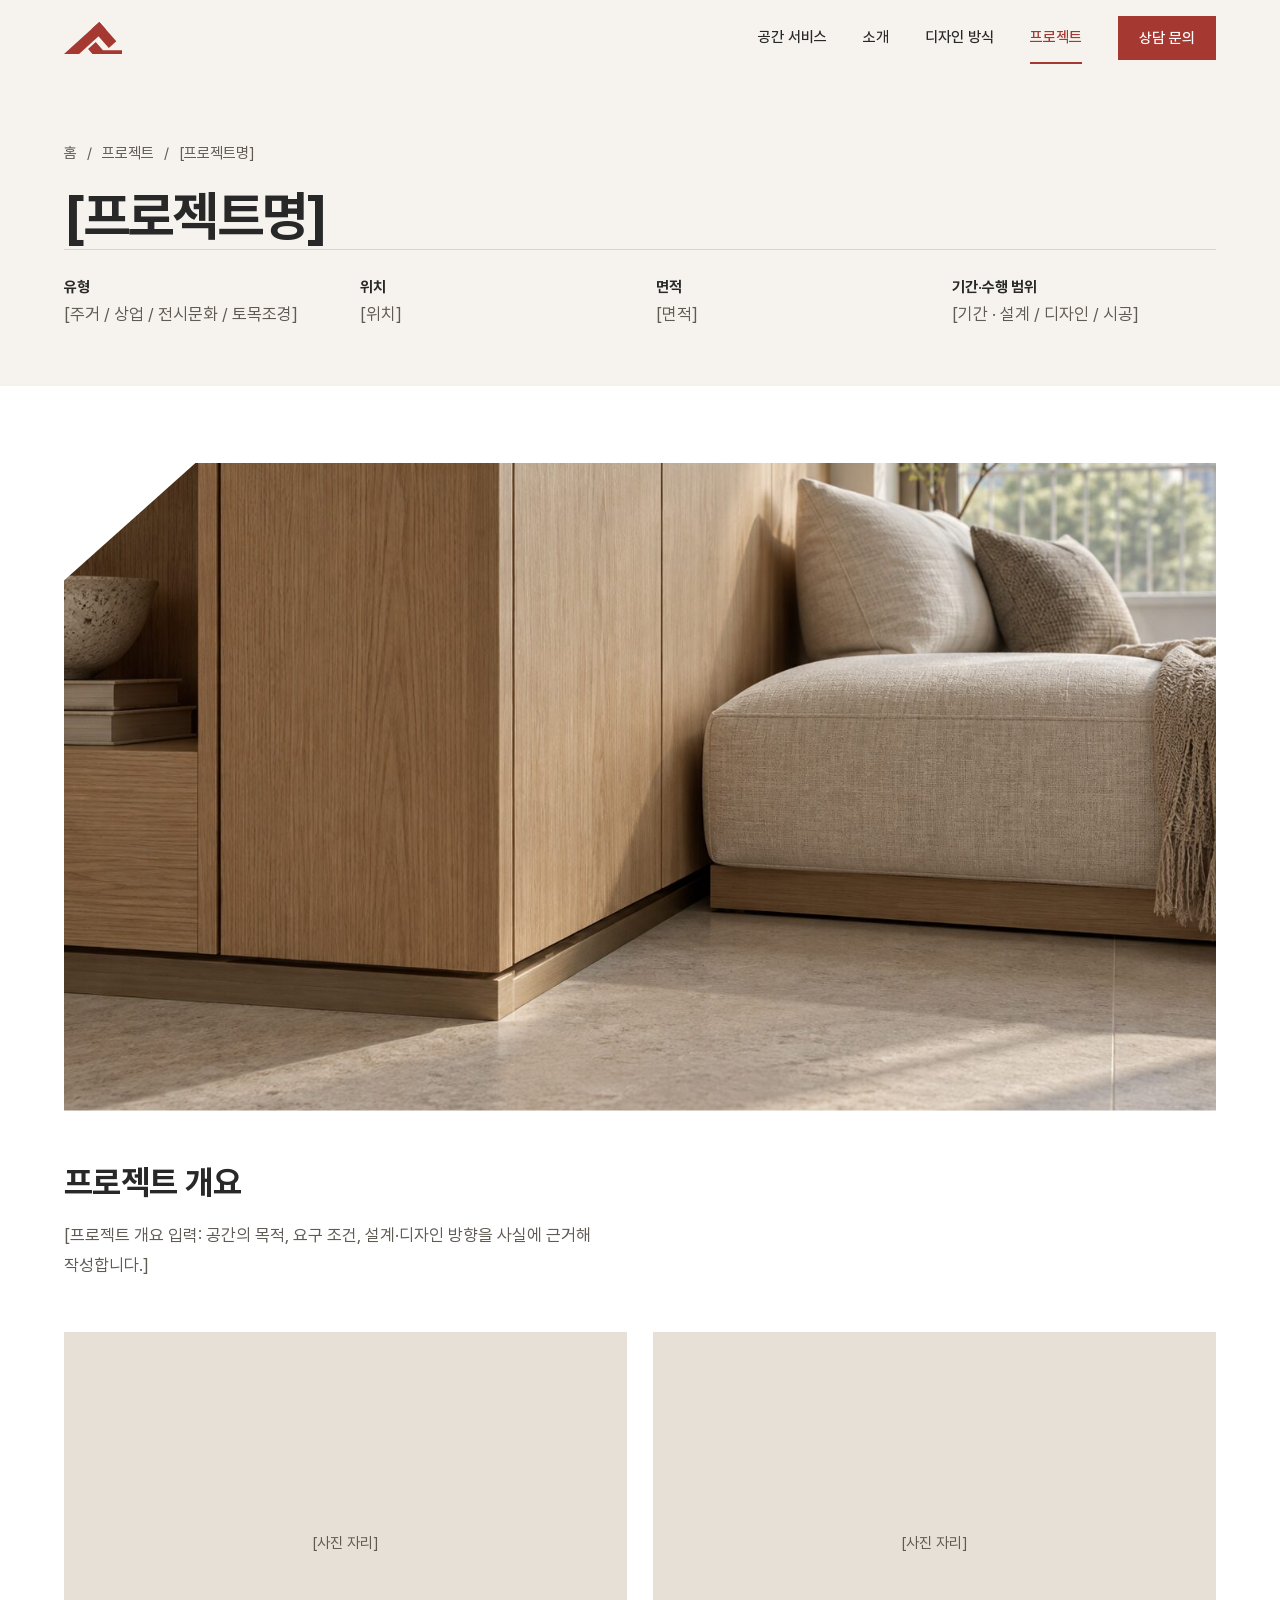
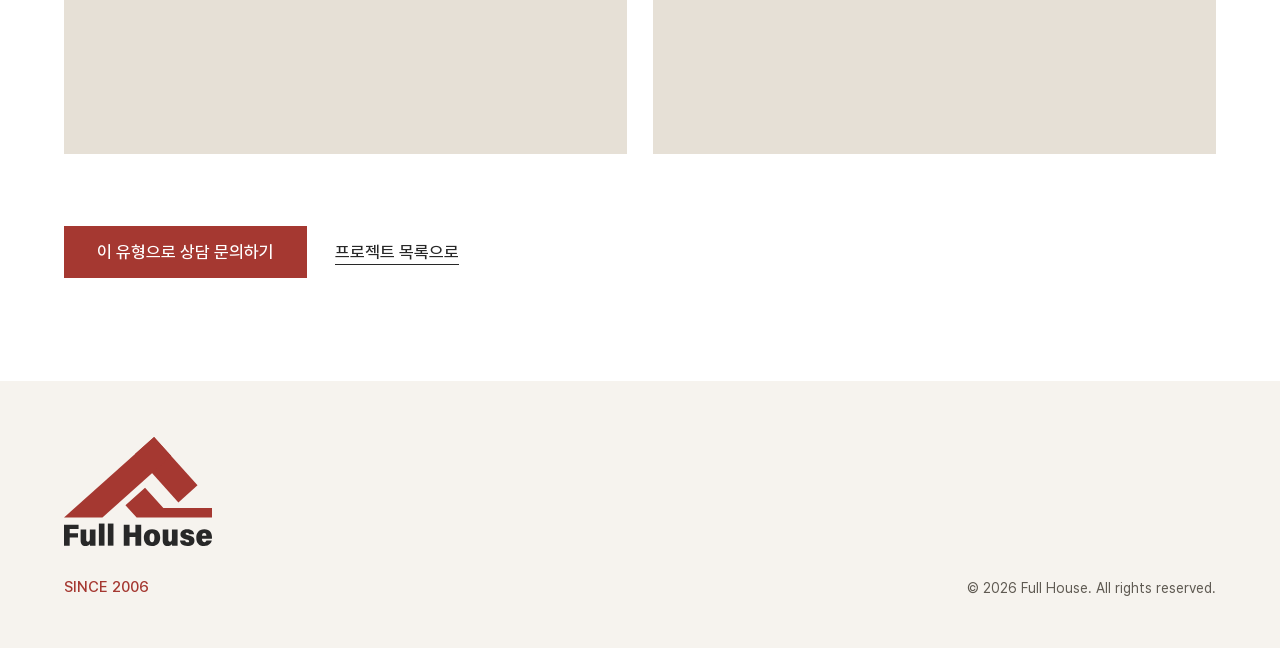
<file: project-template.html>
<!doctype html>
<html lang="ko">
<head>
<meta charset="utf-8">
<meta name="viewport" content="width=device-width, initial-scale=1">
<title>[프로젝트명] | 풀하우스 Full House</title>
<meta name="description" content="프로젝트 상세 페이지 템플릿(자료 입력 전).">
<meta name="robots" content="noindex, nofollow">
<link rel="icon" href="assets/symbol.svg" type="image/svg+xml">
<link rel="preload" href="assets/fonts/Pretendard-Regular.subset.woff2" as="font" type="font/woff2" crossorigin>
<link rel="stylesheet" href="assets/fh.css">
</head>
<body>
<div class="fh">
<a class="skip" href="#main">본문으로 건너뛰기</a>
<header class="hdr">
<div class="wrap hdr-in">
<a class="hdr-home" href="index.html" aria-label="풀하우스 처음으로"><img src="assets/symbol.svg" alt="" width="58" height="32" style="width:58px;height:auto"></a>
<div class="hdr-right">
<nav class="hdr-nav" aria-label="주요 메뉴"><a class="lnk" href="index.html#spaces">공간 서비스</a><a class="lnk" href="index.html#story">소개</a><a class="lnk" href="index.html#approach">디자인 방식</a><a class="lnk" href="projects.html" aria-current="page">프로젝트</a><a class="btn sm" href="index.html#cta">상담 문의</a></nav>
<button type="button" class="menu-btn" aria-expanded="false" aria-controls="nav-panel">메뉴</button>
</div>
</div>
<nav class="wrap nav-panel" id="nav-panel" aria-label="모바일 메뉴"><a href="index.html#spaces">공간 서비스</a><a href="index.html#story">소개</a><a href="index.html#approach">디자인 방식</a><a href="projects.html" aria-current="page">프로젝트</a><a href="index.html#cta">상담 문의</a></nav>
</header>
<main id="main">
<section class="dt-head">
<div class="wrap">
<nav class="crumb" aria-label="현재 위치"><a href="index.html">홈</a><span aria-hidden="true">/</span><a href="projects.html">프로젝트</a><span aria-hidden="true">/</span><span aria-current="page">[프로젝트명]</span></nav>
<h1>[프로젝트명]</h1>
<dl class="dt-meta">
<div><dt>유형</dt><dd>[주거 / 상업 / 전시문화 / 토목조경]</dd></div>
<div><dt>위치</dt><dd>[위치]</dd></div>
<div><dt>면적</dt><dd>[면적]</dd></div>
<div><dt>기간·수행 범위</dt><dd>[기간 · 설계 / 디자인 / 시공]</dd></div>
</dl>
</div>
</section>
<section class="dt-body">
<div class="wrap">
<div class="dt-photo"><img src="assets/residential.jpg" alt="대체 이미지: 프로젝트 대표 사진 자리"></div>
<div class="dt-text">
<h2 class="h2" style="font-size:clamp(24px,2.6vw,34px)">프로젝트 개요</h2>
<p>[프로젝트 개요 입력: 공간의 목적, 요구 조건, 설계·디자인 방향을 사실에 근거해 작성합니다.]</p>
</div>
<div class="dt-gallery"><div class="ph">[사진 자리]</div><div class="ph">[사진 자리]</div></div>
<div class="dt-actions">
<a class="btn" href="index.html#cta">이 유형으로 상담 문의하기</a>
<a class="textlink" href="projects.html">프로젝트 목록으로</a>
</div>
</div>
</section>
</main>
<footer class="ftr">
<div class="wrap ftr-in">
<div class="ftr-brand">
<img src="assets/logo.svg" alt="Full House" width="148" height="109" style="width:148px;height:auto">
<p class="since" style="color:var(--fh-red);font-weight:500;font-size:15px">SINCE 2006</p>
</div>
<small>© 2026 Full House. All rights reserved.</small>
</div>
</footer>
<script src="assets/fh.js"></script>
</div>
</body>
</html>
</file>
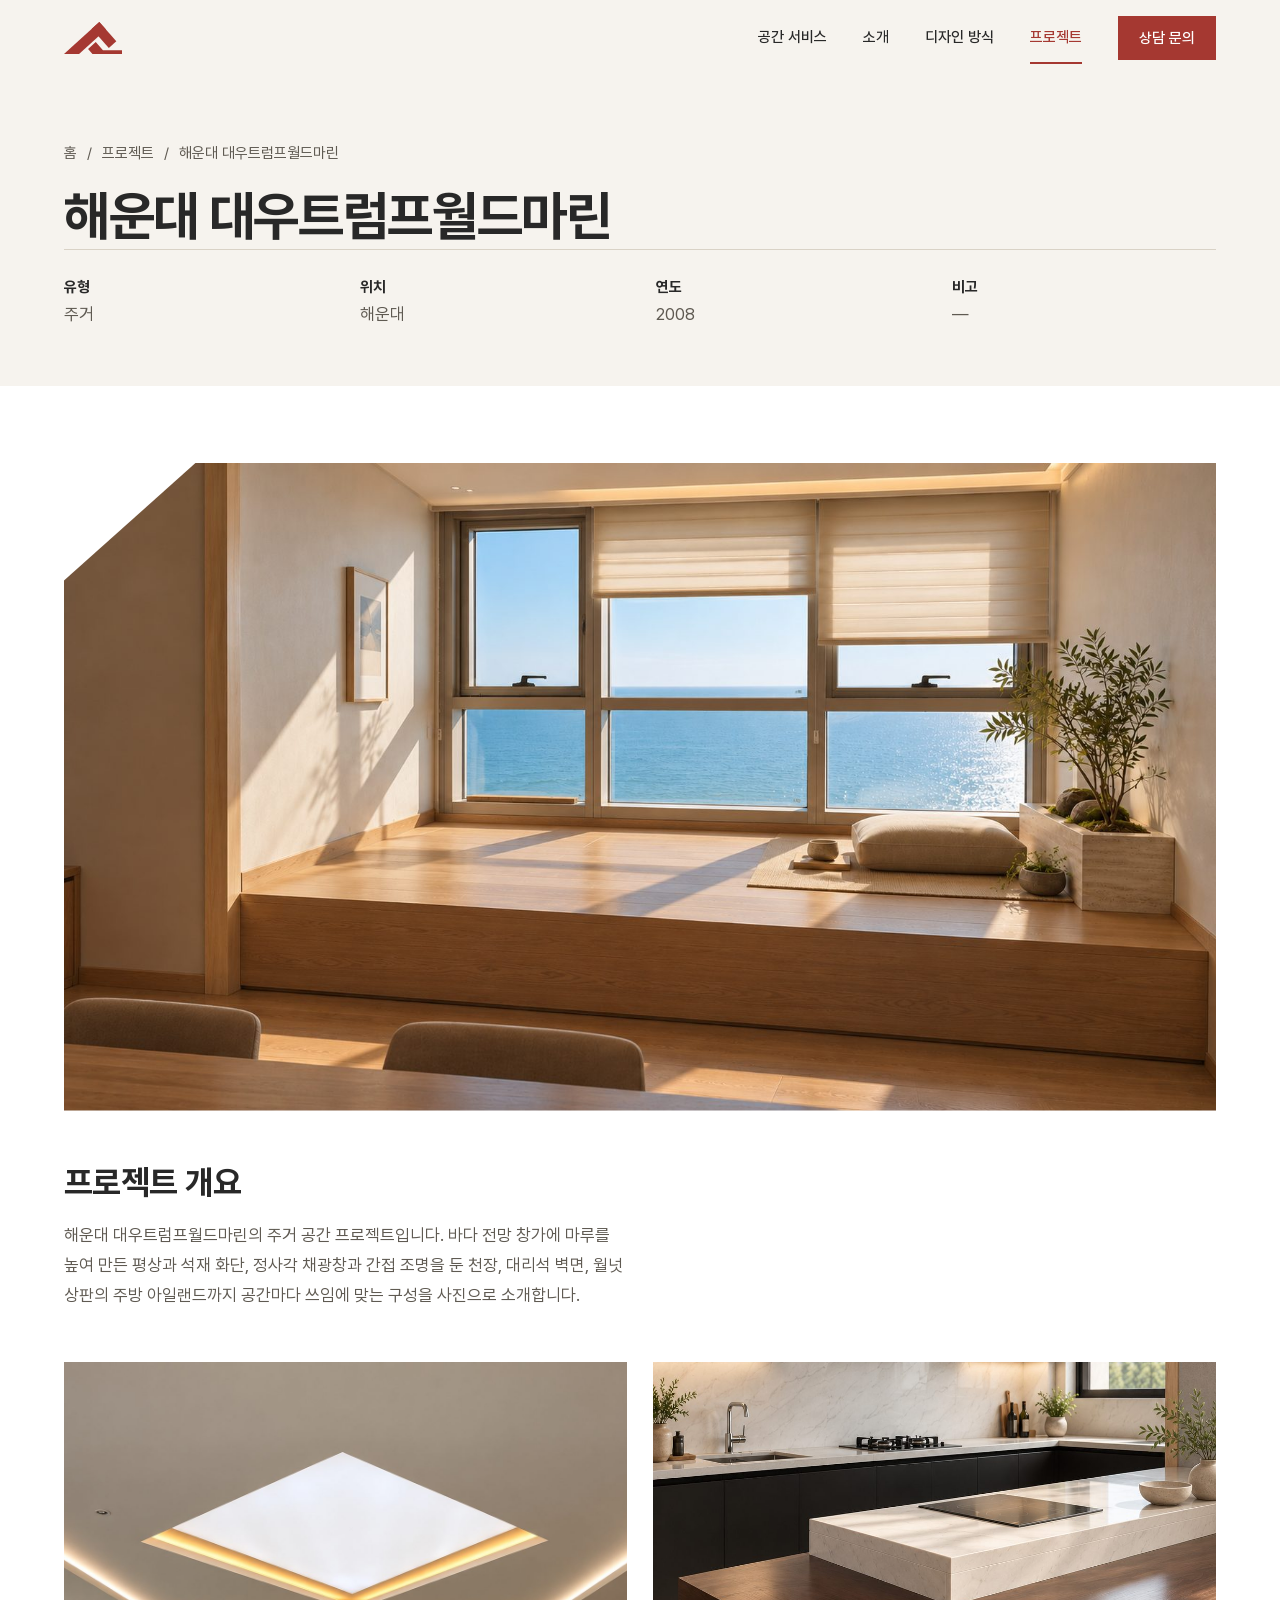
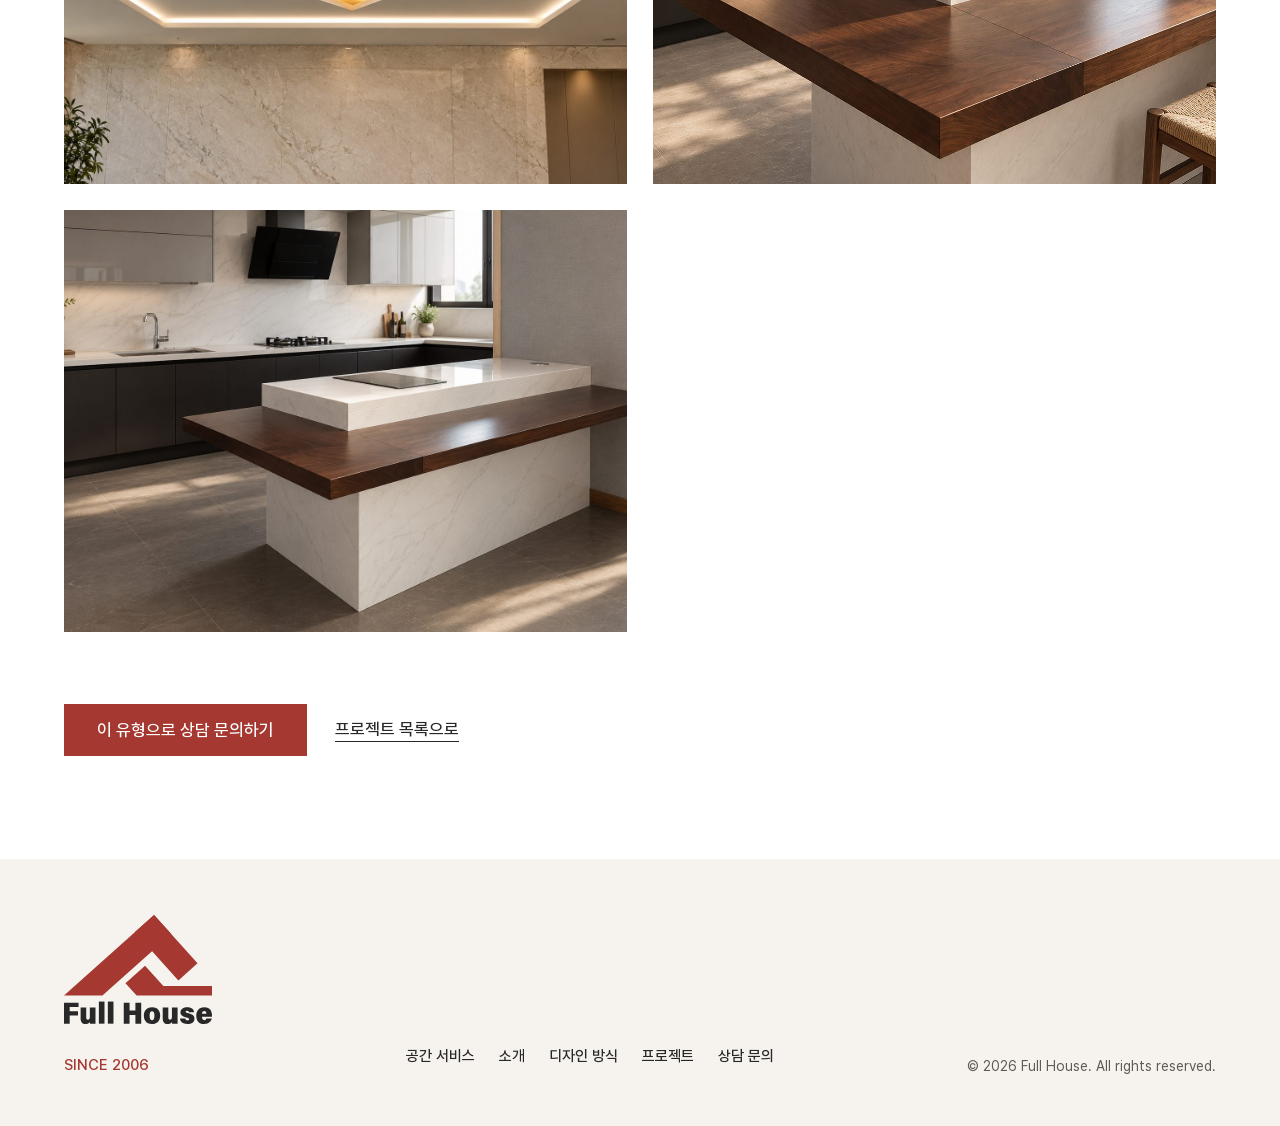
<file: project-trump.html>
<!doctype html>
<html lang="ko">
<head>
<meta charset="utf-8">
<meta name="viewport" content="width=device-width, initial-scale=1">
<title>해운대 대우트럼프월드마린 | 풀하우스 Full House</title>
<meta name="description" content="해운대 대우트럼프월드마린 프로젝트 사진입니다.">

<link rel="icon" href="assets/symbol.svg" type="image/svg+xml">
<link rel="preload" href="assets/fonts/Pretendard-Regular.subset.woff2" as="font" type="font/woff2" crossorigin>
<link rel="stylesheet" href="assets/fh.css">
</head>
<body>
<div class="fh">
<a class="skip" href="#main">본문으로 건너뛰기</a>
<header class="hdr">
<div class="wrap hdr-in">
<a class="hdr-home" href="index.html" aria-label="풀하우스 처음으로"><img src="assets/symbol.svg" alt="" width="58" height="32" style="width:58px;height:auto"></a>
<div class="hdr-right">
<nav class="hdr-nav" aria-label="주요 메뉴"><a class="lnk" href="services.html">공간 서비스</a><a class="lnk" href="about.html">소개</a><a class="lnk" href="approach.html">디자인 방식</a><a class="lnk" href="projects.html" aria-current="page">프로젝트</a><a class="btn sm" href="contact.html">상담 문의</a></nav>
<button type="button" class="menu-btn" aria-expanded="false" aria-controls="nav-panel">메뉴</button>
</div>
</div>
<nav class="wrap nav-panel" id="nav-panel" aria-label="모바일 메뉴"><a href="services.html">공간 서비스</a><a href="about.html">소개</a><a href="approach.html">디자인 방식</a><a href="projects.html" aria-current="page">프로젝트</a><a href="contact.html">상담 문의</a></nav>
</header>
<main id="main">
<section class="dt-head"><div class="wrap">
<nav class="crumb" aria-label="현재 위치"><a href="index.html">홈</a><span aria-hidden="true">/</span><a href="projects.html">프로젝트</a><span aria-hidden="true">/</span><span aria-current="page">해운대 대우트럼프월드마린</span></nav>
<h1>해운대 대우트럼프월드마린</h1>
<dl class="dt-meta">
<div><dt>유형</dt><dd>주거</dd></div>
<div><dt>위치</dt><dd>해운대</dd></div>
<div><dt>연도</dt><dd>2008</dd></div>
<div><dt>비고</dt><dd>—</dd></div>
</dl></div></section>
<section class="dt-body"><div class="wrap">
<div class="dt-photo"><img src="assets/trump-platform.jpg" alt="바다 전망 창가에 마루를 높여 만든 평상과 석재 화단"></div>
<div class="dt-text"><h2 class="h2" style="font-size:clamp(24px,2.6vw,34px)">프로젝트 개요</h2>
<p>해운대 대우트럼프월드마린의 주거 공간 프로젝트입니다. 바다 전망 창가에 마루를 높여 만든 평상과 석재 화단, 정사각 채광창과 간접 조명을 둔 천장, 대리석 벽면, 월넛 상판의 주방 아일랜드까지 공간마다 쓰임에 맞는 구성을 사진으로 소개합니다.</p></div>
<div class="dt-gallery"><figure class="dt-fig"><div class="dt-g"><img src="assets/trump-ceiling.jpg" alt="정사각 채광창과 간접 조명이 있는 천장, 대리석 벽면" loading="lazy" decoding="async"></div></figure><figure class="dt-fig"><div class="dt-g"><img src="assets/kitchen.jpg" alt="월넛 상판과 화이트 스톤 아일랜드가 놓인 주방 (세로 컷)" loading="lazy" decoding="async"></div></figure><figure class="dt-fig"><div class="dt-g"><img src="assets/trump-sink2.jpg" alt="월넛 상판과 화이트 스톤 아일랜드가 놓인 주방" loading="lazy" decoding="async"></div></figure></div>
<div class="dt-actions"><a class="btn" href="contact.html?type=residential">이 유형으로 상담 문의하기</a><a class="textlink" href="projects.html">프로젝트 목록으로</a></div>
</div></section>
</main>
<footer class="ftr">
<div class="wrap ftr-in">
<div class="ftr-brand">
<img src="assets/logo.svg" alt="Full House" width="148" height="109" style="width:148px;height:auto">
<p class="since" style="color:var(--fh-red);font-weight:500;font-size:15px">SINCE 2006</p>
</div>
<nav class="ftr-nav" aria-label="바로가기"><a href="services.html">공간 서비스</a><a href="about.html">소개</a><a href="approach.html">디자인 방식</a><a href="projects.html">프로젝트</a><a href="contact.html">상담 문의</a></nav>
<small>© 2026 Full House. All rights reserved.</small>
</div>
</footer>
<script src="assets/fh.js"></script>
</div>
</body>
</html>
</file>
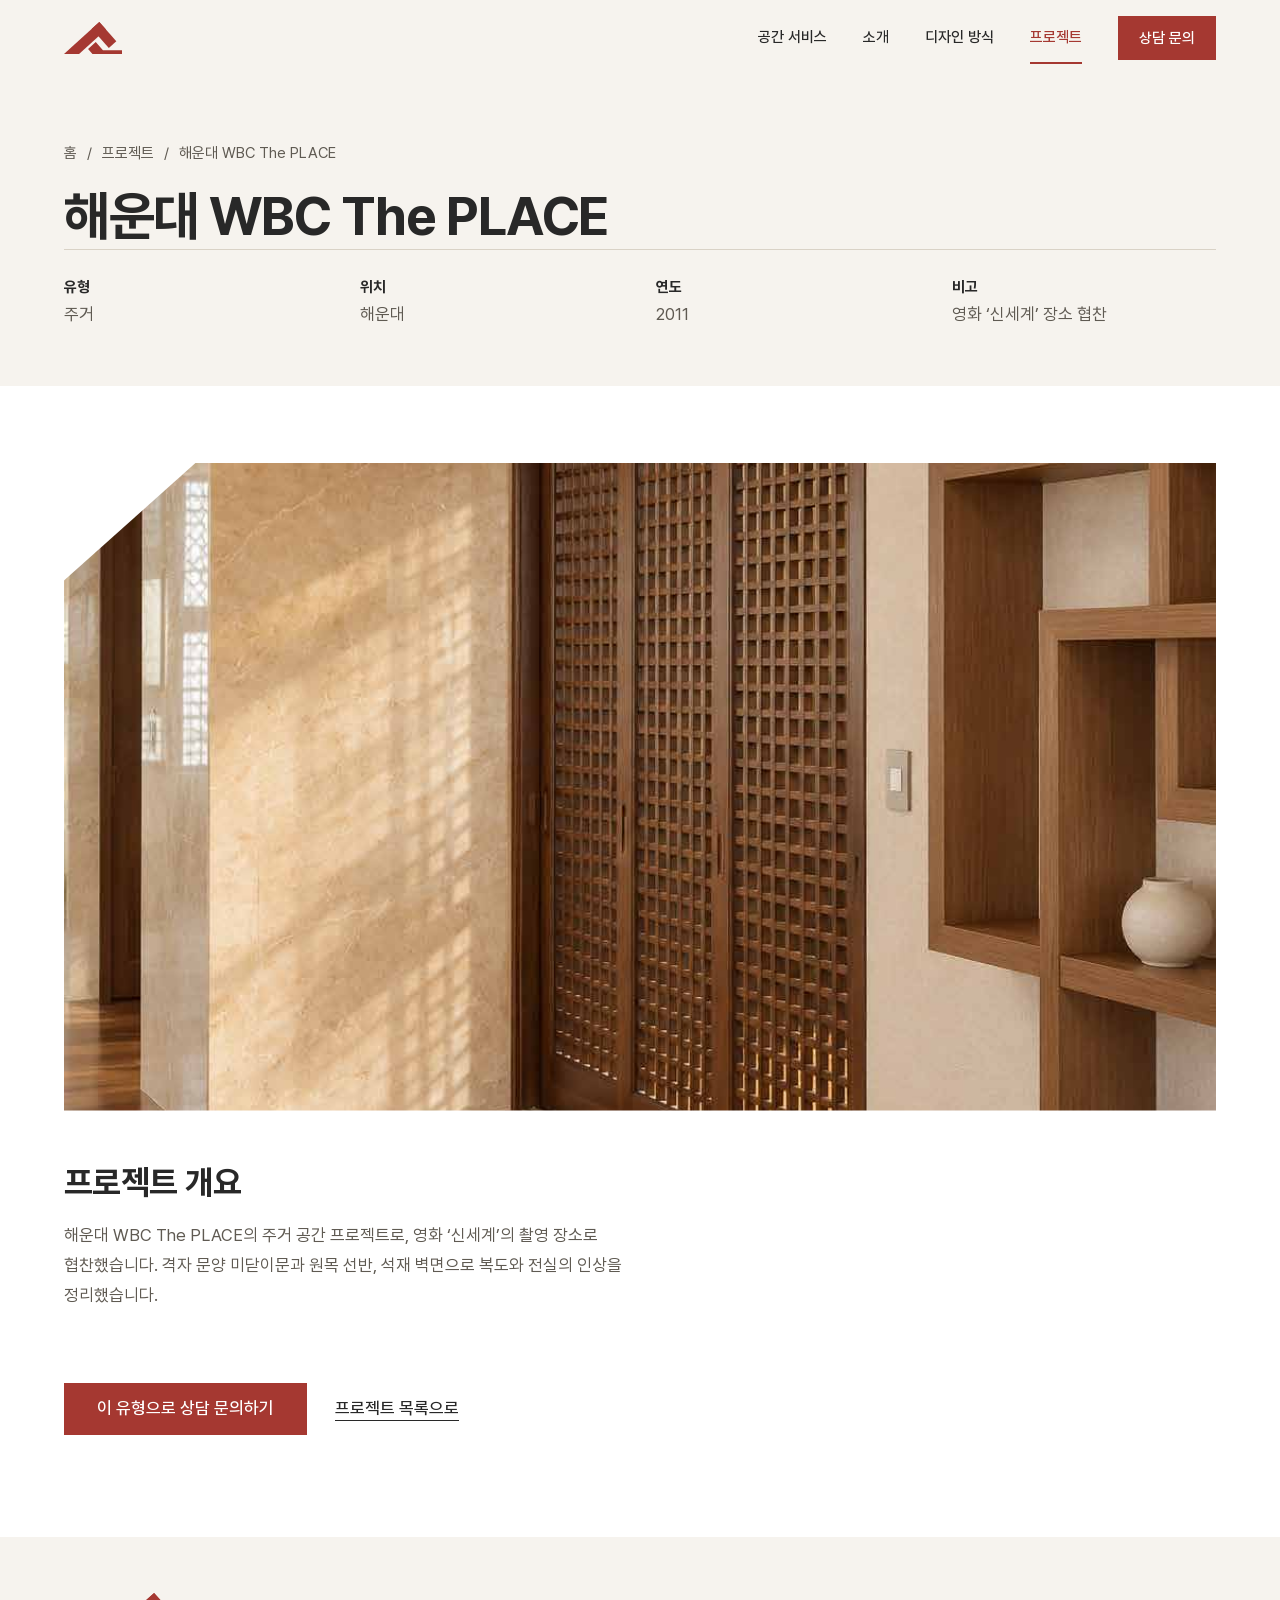
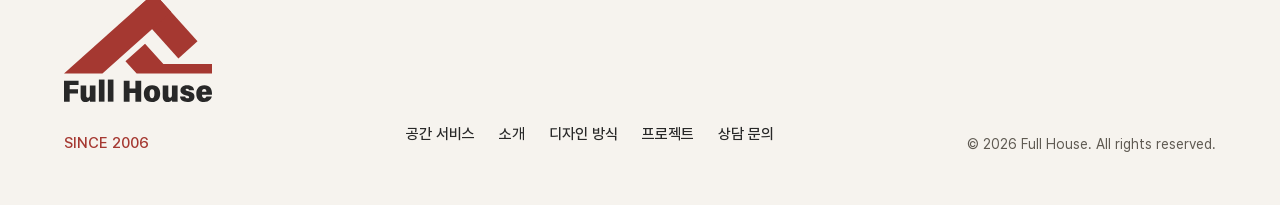
<file: project-wbc.html>
<!doctype html>
<html lang="ko">
<head>
<meta charset="utf-8">
<meta name="viewport" content="width=device-width, initial-scale=1">
<title>해운대 WBC The PLACE | 풀하우스 Full House</title>
<meta name="description" content="해운대 WBC The PLACE 프로젝트 사진입니다.">

<link rel="icon" href="assets/symbol.svg" type="image/svg+xml">
<link rel="preload" href="assets/fonts/Pretendard-Regular.subset.woff2" as="font" type="font/woff2" crossorigin>
<link rel="stylesheet" href="assets/fh.css">
</head>
<body>
<div class="fh">
<a class="skip" href="#main">본문으로 건너뛰기</a>
<header class="hdr">
<div class="wrap hdr-in">
<a class="hdr-home" href="index.html" aria-label="풀하우스 처음으로"><img src="assets/symbol.svg" alt="" width="58" height="32" style="width:58px;height:auto"></a>
<div class="hdr-right">
<nav class="hdr-nav" aria-label="주요 메뉴"><a class="lnk" href="services.html">공간 서비스</a><a class="lnk" href="about.html">소개</a><a class="lnk" href="approach.html">디자인 방식</a><a class="lnk" href="projects.html" aria-current="page">프로젝트</a><a class="btn sm" href="contact.html">상담 문의</a></nav>
<button type="button" class="menu-btn" aria-expanded="false" aria-controls="nav-panel">메뉴</button>
</div>
</div>
<nav class="wrap nav-panel" id="nav-panel" aria-label="모바일 메뉴"><a href="services.html">공간 서비스</a><a href="about.html">소개</a><a href="approach.html">디자인 방식</a><a href="projects.html" aria-current="page">프로젝트</a><a href="contact.html">상담 문의</a></nav>
</header>
<main id="main">
<section class="dt-head"><div class="wrap">
<nav class="crumb" aria-label="현재 위치"><a href="index.html">홈</a><span aria-hidden="true">/</span><a href="projects.html">프로젝트</a><span aria-hidden="true">/</span><span aria-current="page">해운대 WBC The PLACE</span></nav>
<h1>해운대 WBC The PLACE</h1>
<dl class="dt-meta">
<div><dt>유형</dt><dd>주거</dd></div>
<div><dt>위치</dt><dd>해운대</dd></div>
<div><dt>연도</dt><dd>2011</dd></div>
<div><dt>비고</dt><dd>영화 ‘신세계’ 장소 협찬</dd></div>
</dl></div></section>
<section class="dt-body"><div class="wrap">
<div class="dt-photo"><img src="assets/lattice.jpg" alt="격자 문양 미닫이문과 원목 선반이 있는 복도"></div>
<div class="dt-text"><h2 class="h2" style="font-size:clamp(24px,2.6vw,34px)">프로젝트 개요</h2>
<p>해운대 WBC The PLACE의 주거 공간 프로젝트로, 영화 ‘신세계’의 촬영 장소로 협찬했습니다. 격자 문양 미닫이문과 원목 선반, 석재 벽면으로 복도와 전실의 인상을 정리했습니다.</p></div>

<div class="dt-actions"><a class="btn" href="contact.html?type=residential">이 유형으로 상담 문의하기</a><a class="textlink" href="projects.html">프로젝트 목록으로</a></div>
</div></section>
</main>
<footer class="ftr">
<div class="wrap ftr-in">
<div class="ftr-brand">
<img src="assets/logo.svg" alt="Full House" width="148" height="109" style="width:148px;height:auto">
<p class="since" style="color:var(--fh-red);font-weight:500;font-size:15px">SINCE 2006</p>
</div>
<nav class="ftr-nav" aria-label="바로가기"><a href="services.html">공간 서비스</a><a href="about.html">소개</a><a href="approach.html">디자인 방식</a><a href="projects.html">프로젝트</a><a href="contact.html">상담 문의</a></nav>
<small>© 2026 Full House. All rights reserved.</small>
</div>
</footer>
<script src="assets/fh.js"></script>
</div>
</body>
</html>
</file>
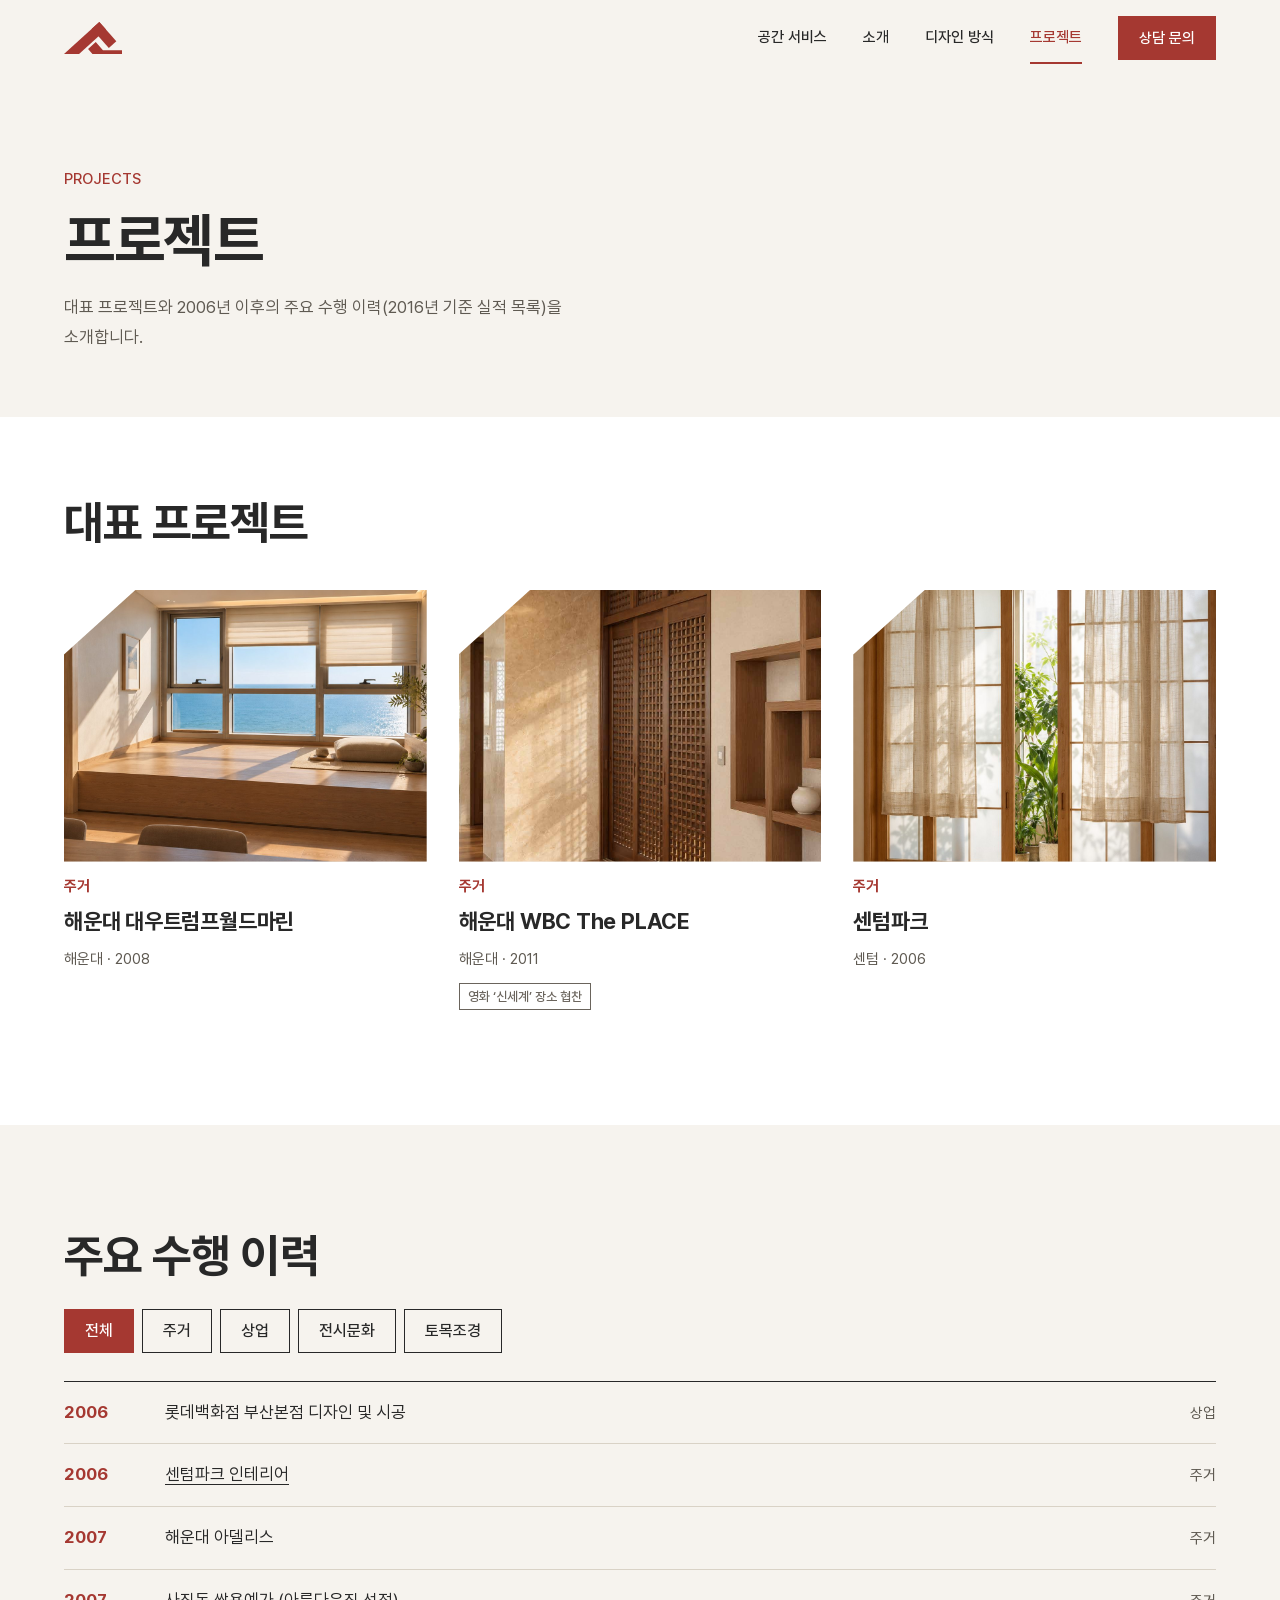
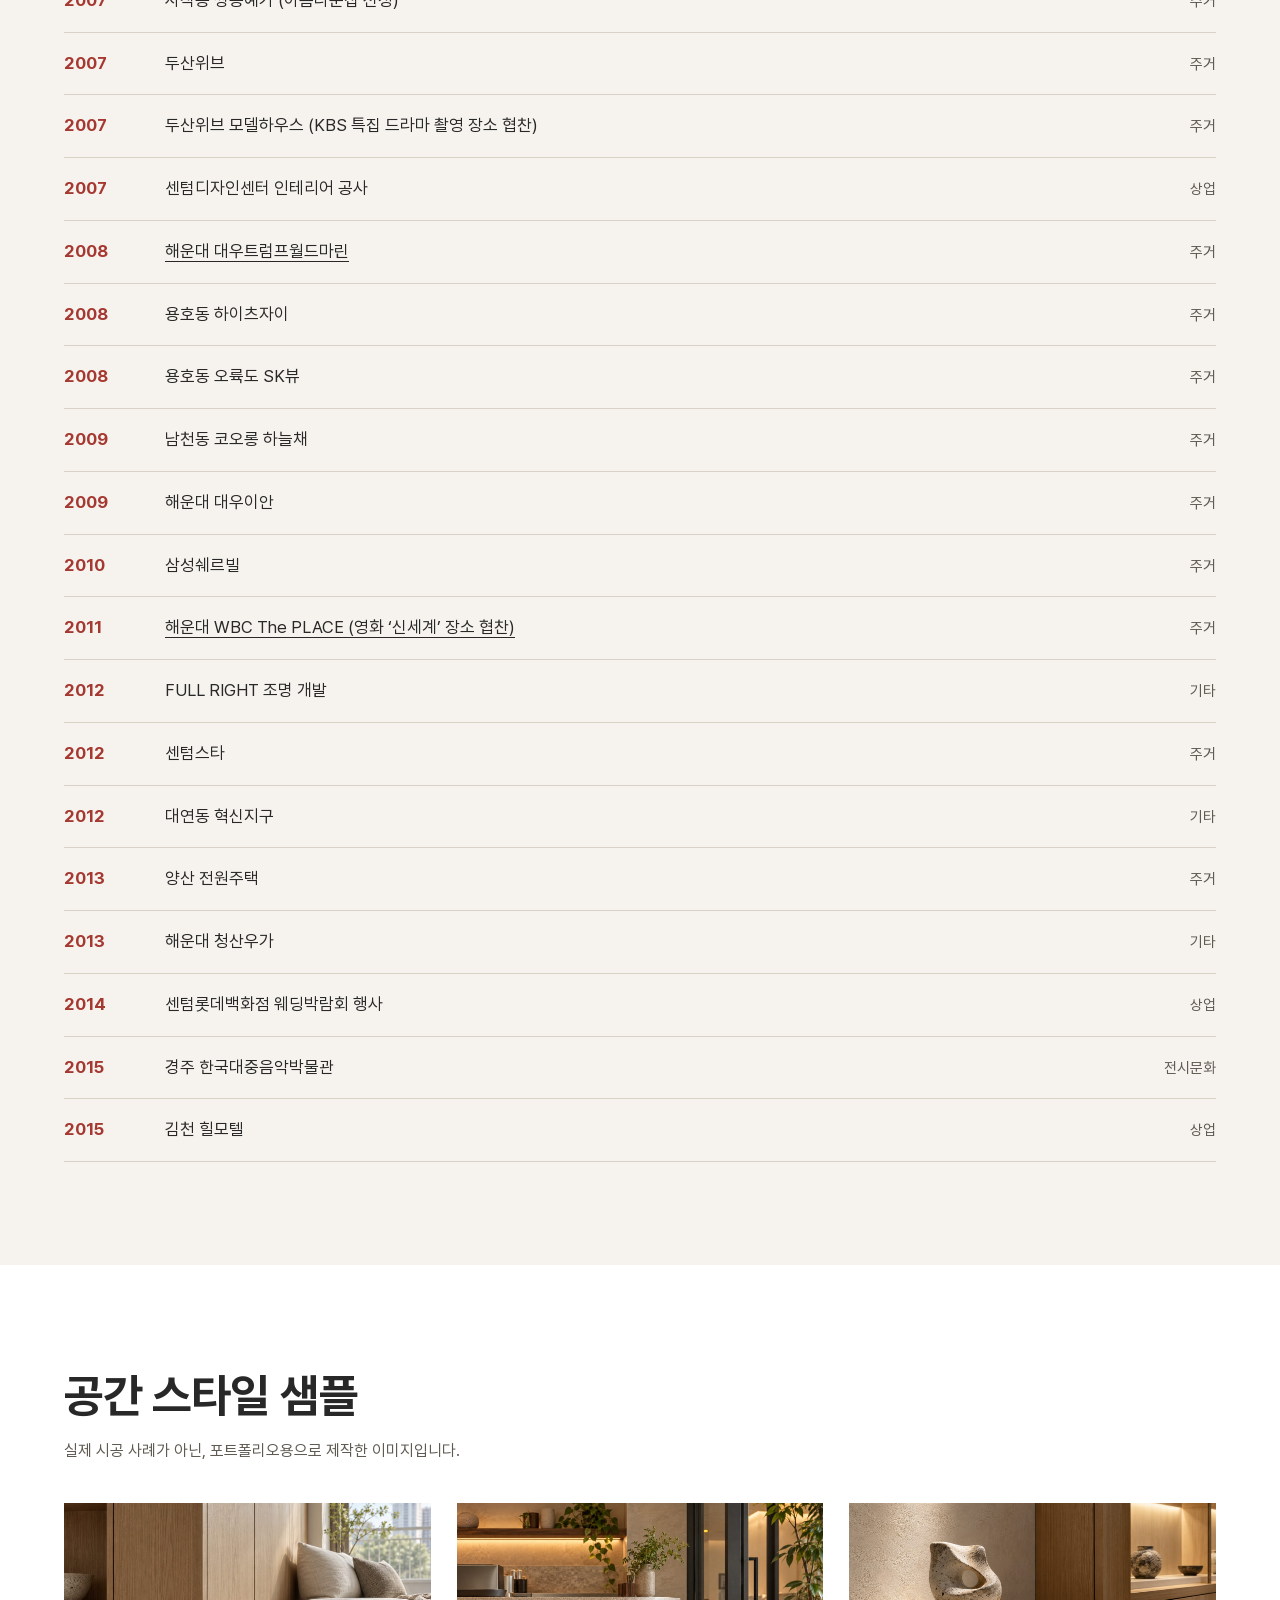
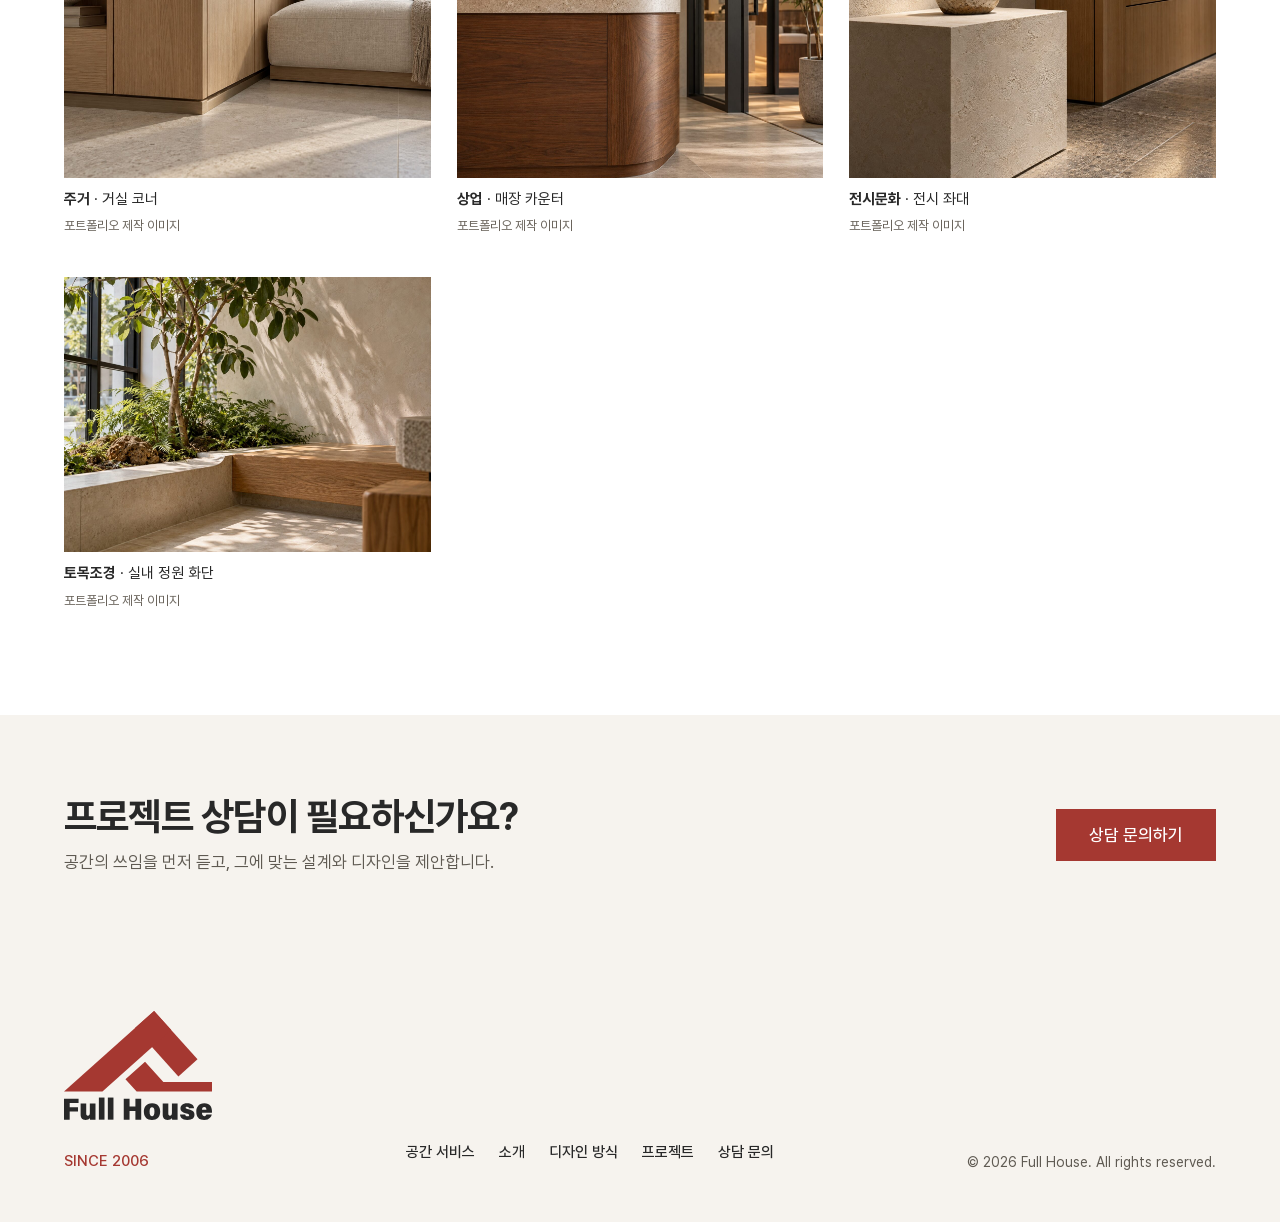
<file: projects.html>
<!doctype html>
<html lang="ko">
<head>
<meta charset="utf-8">
<meta name="viewport" content="width=device-width, initial-scale=1">
<title>프로젝트 | 풀하우스 Full House</title>
<meta name="description" content="풀하우스의 대표 프로젝트와 주요 수행 이력입니다.">

<link rel="icon" href="assets/symbol.svg" type="image/svg+xml">
<link rel="preload" href="assets/fonts/Pretendard-Regular.subset.woff2" as="font" type="font/woff2" crossorigin>
<link rel="stylesheet" href="assets/fh.css">
</head>
<body>
<div class="fh">
<a class="skip" href="#main">본문으로 건너뛰기</a>
<header class="hdr">
<div class="wrap hdr-in">
<a class="hdr-home" href="index.html" aria-label="풀하우스 처음으로"><img src="assets/symbol.svg" alt="" width="58" height="32" style="width:58px;height:auto"></a>
<div class="hdr-right">
<nav class="hdr-nav" aria-label="주요 메뉴"><a class="lnk" href="services.html">공간 서비스</a><a class="lnk" href="about.html">소개</a><a class="lnk" href="approach.html">디자인 방식</a><a class="lnk" href="projects.html" aria-current="page">프로젝트</a><a class="btn sm" href="contact.html">상담 문의</a></nav>
<button type="button" class="menu-btn" aria-expanded="false" aria-controls="nav-panel">메뉴</button>
</div>
</div>
<nav class="wrap nav-panel" id="nav-panel" aria-label="모바일 메뉴"><a href="services.html">공간 서비스</a><a href="about.html">소개</a><a href="approach.html">디자인 방식</a><a href="projects.html" aria-current="page">프로젝트</a><a href="contact.html">상담 문의</a></nav>
</header>
<main id="main">
<section class="pg-head"><div class="wrap">
<p class="since">PROJECTS</p>
<h1>프로젝트</h1>
<p class="pg-lead">대표 프로젝트와 2006년 이후의 주요 수행 이력(2016년 기준 실적 목록)을 소개합니다.</p>
</div></section>

<section class="pj-list" aria-labelledby="pj-rep-t"><div class="wrap">
<h2 class="h2" id="pj-rep-t" style="margin-bottom:clamp(24px,3vw,40px)">대표 프로젝트</h2>
<div class="pj-grid">
<article class="proj">
<div class="proj-photo"><img src="assets/trump-platform.jpg" alt="바다 전망 창가에 마루를 높여 만든 평상과 석재 화단" loading="lazy" decoding="async"></div>
<p class="proj-type">주거</p>
<h3><a href="project-trump.html">해운대 대우트럼프월드마린</a></h3>
<p class="proj-meta">해운대 · 2008</p>

</article>
<article class="proj">
<div class="proj-photo"><img src="assets/lattice.jpg" alt="격자 문양 미닫이문과 원목 선반이 있는 복도" loading="lazy" decoding="async"></div>
<p class="proj-type">주거</p>
<h3><a href="project-wbc.html">해운대 WBC The PLACE</a></h3>
<p class="proj-meta">해운대 · 2011</p>
<span class="tag">영화 ‘신세계’ 장소 협찬</span>
</article>
<article class="proj">
<div class="proj-photo"><img src="assets/centum-window.jpg" alt="원목 창틀과 리넨 커튼이 있는 창호" loading="lazy" decoding="async"></div>
<p class="proj-type">주거</p>
<h3><a href="project-centum-park.html">센텀파크</a></h3>
<p class="proj-meta">센텀 · 2006</p>

</article>
</div></div></section>

<section class="pj-hist" id="history" aria-labelledby="pj-hist-t"><div class="wrap">
<h2 class="h2" id="pj-hist-t">주요 수행 이력</h2>
<div class="chips" role="group" aria-label="공간 유형 선택">
<button type="button" class="chip" data-filter="all" aria-pressed="true">전체</button>
<button type="button" class="chip" data-filter="residential" aria-pressed="false">주거</button>
<button type="button" class="chip" data-filter="commercial" aria-pressed="false">상업</button>
<button type="button" class="chip" data-filter="culture" aria-pressed="false">전시문화</button>
<button type="button" class="chip" data-filter="landscape" aria-pressed="false">토목조경</button>
</div>
<p class="sr-only" id="filter-live" aria-live="polite"></p>
<div class="hist" role="list">
<div class="hrow" data-type="commercial"><span class="hy">2006</span><span class="hn">롯데백화점 부산본점 디자인 및 시공</span><span class="ht">상업</span></div>
<div class="hrow" data-type="residential"><span class="hy">2006</span><span class="hn"><a href="project-centum-park.html">센텀파크 인테리어</a></span><span class="ht">주거</span></div>
<div class="hrow" data-type="residential"><span class="hy">2007</span><span class="hn">해운대 아델리스</span><span class="ht">주거</span></div>
<div class="hrow" data-type="residential"><span class="hy">2007</span><span class="hn">사직동 쌍용예가 (아름다운집 선정)</span><span class="ht">주거</span></div>
<div class="hrow" data-type="residential"><span class="hy">2007</span><span class="hn">두산위브</span><span class="ht">주거</span></div>
<div class="hrow" data-type="residential"><span class="hy">2007</span><span class="hn">두산위브 모델하우스 (KBS 특집 드라마 촬영 장소 협찬)</span><span class="ht">주거</span></div>
<div class="hrow" data-type="commercial"><span class="hy">2007</span><span class="hn">센텀디자인센터 인테리어 공사</span><span class="ht">상업</span></div>
<div class="hrow" data-type="residential"><span class="hy">2008</span><span class="hn"><a href="project-trump.html">해운대 대우트럼프월드마린</a></span><span class="ht">주거</span></div>
<div class="hrow" data-type="residential"><span class="hy">2008</span><span class="hn">용호동 하이츠자이</span><span class="ht">주거</span></div>
<div class="hrow" data-type="residential"><span class="hy">2008</span><span class="hn">용호동 오륙도 SK뷰</span><span class="ht">주거</span></div>
<div class="hrow" data-type="residential"><span class="hy">2009</span><span class="hn">남천동 코오롱 하늘채</span><span class="ht">주거</span></div>
<div class="hrow" data-type="residential"><span class="hy">2009</span><span class="hn">해운대 대우이안</span><span class="ht">주거</span></div>
<div class="hrow" data-type="residential"><span class="hy">2010</span><span class="hn">삼성쉐르빌</span><span class="ht">주거</span></div>
<div class="hrow" data-type="residential"><span class="hy">2011</span><span class="hn"><a href="project-wbc.html">해운대 WBC The PLACE (영화 ‘신세계’ 장소 협찬)</a></span><span class="ht">주거</span></div>
<div class="hrow" data-type="etc"><span class="hy">2012</span><span class="hn">FULL RIGHT 조명 개발</span><span class="ht">기타</span></div>
<div class="hrow" data-type="residential"><span class="hy">2012</span><span class="hn">센텀스타</span><span class="ht">주거</span></div>
<div class="hrow" data-type="etc"><span class="hy">2012</span><span class="hn">대연동 혁신지구</span><span class="ht">기타</span></div>
<div class="hrow" data-type="residential"><span class="hy">2013</span><span class="hn">양산 전원주택</span><span class="ht">주거</span></div>
<div class="hrow" data-type="etc"><span class="hy">2013</span><span class="hn">해운대 청산우가</span><span class="ht">기타</span></div>
<div class="hrow" data-type="commercial"><span class="hy">2014</span><span class="hn">센텀롯데백화점 웨딩박람회 행사</span><span class="ht">상업</span></div>
<div class="hrow" data-type="culture"><span class="hy">2015</span><span class="hn">경주 한국대중음악박물관</span><span class="ht">전시문화</span></div>
<div class="hrow" data-type="commercial"><span class="hy">2015</span><span class="hn">김천 힐모텔</span><span class="ht">상업</span></div>
</div>
<p class="hist-empty" id="hist-empty" hidden>해당 유형의 이력은 준비 중입니다.</p>
</div></section>

<section class="pj-samples" aria-labelledby="pj-smp-t"><div class="wrap">
<div class="smp-head"><h2 class="h2" id="pj-smp-t">공간 스타일 샘플</h2>
<p class="pg-note">실제 시공 사례가 아닌, 포트폴리오용으로 제작한 이미지입니다.</p></div>
<div class="smp-grid">
<figure class="smp"><div class="smp-photo"><img src="assets/residential.jpg" alt="원목 수납장과 린넨 소파가 놓인 거실 코너" loading="lazy" decoding="async"></div><figcaption><b>주거</b> · 거실 코너<br><span>포트폴리오 제작 이미지</span></figcaption></figure>
<figure class="smp"><div class="smp-photo"><img src="assets/commercial.jpg" alt="곡면 월넛 카운터와 스톤 상판이 있는 매장 공간" loading="lazy" decoding="async"></div><figcaption><b>상업</b> · 매장 카운터<br><span>포트폴리오 제작 이미지</span></figcaption></figure>
<figure class="smp"><div class="smp-photo"><img src="assets/culture.jpg" alt="석재 좌대 위 도자 오브제와 조명이 든 진열장이 있는 전시 공간" loading="lazy" decoding="async"></div><figcaption><b>전시문화</b> · 전시 좌대<br><span>포트폴리오 제작 이미지</span></figcaption></figure>
<figure class="smp"><div class="smp-photo"><img src="assets/landscape.jpg" alt="햇살이 드는 창가의 석재 화단과 수목" loading="lazy" decoding="async"></div><figcaption><b>토목조경</b> · 실내 정원 화단<br><span>포트폴리오 제작 이미지</span></figcaption></figure>
</div></div></section>
<section class="proj-band"><div class="wrap proj-band-in">
<div><h2 class="h2" style="font-size:clamp(26px,3vw,40px)">프로젝트 상담이 필요하신가요?</h2><p>공간의 쓰임을 먼저 듣고, 그에 맞는 설계와 디자인을 제안합니다.</p></div>
<a class="btn" href="contact.html">상담 문의하기</a>
</div></section>

</main>
<footer class="ftr">
<div class="wrap ftr-in">
<div class="ftr-brand">
<img src="assets/logo.svg" alt="Full House" width="148" height="109" style="width:148px;height:auto">
<p class="since" style="color:var(--fh-red);font-weight:500;font-size:15px">SINCE 2006</p>
</div>
<nav class="ftr-nav" aria-label="바로가기"><a href="services.html">공간 서비스</a><a href="about.html">소개</a><a href="approach.html">디자인 방식</a><a href="projects.html">프로젝트</a><a href="contact.html">상담 문의</a></nav>
<small>© 2026 Full House. All rights reserved.</small>
</div>
</footer>
<script src="assets/fh.js"></script>
</div>
</body>
</html>
</file>
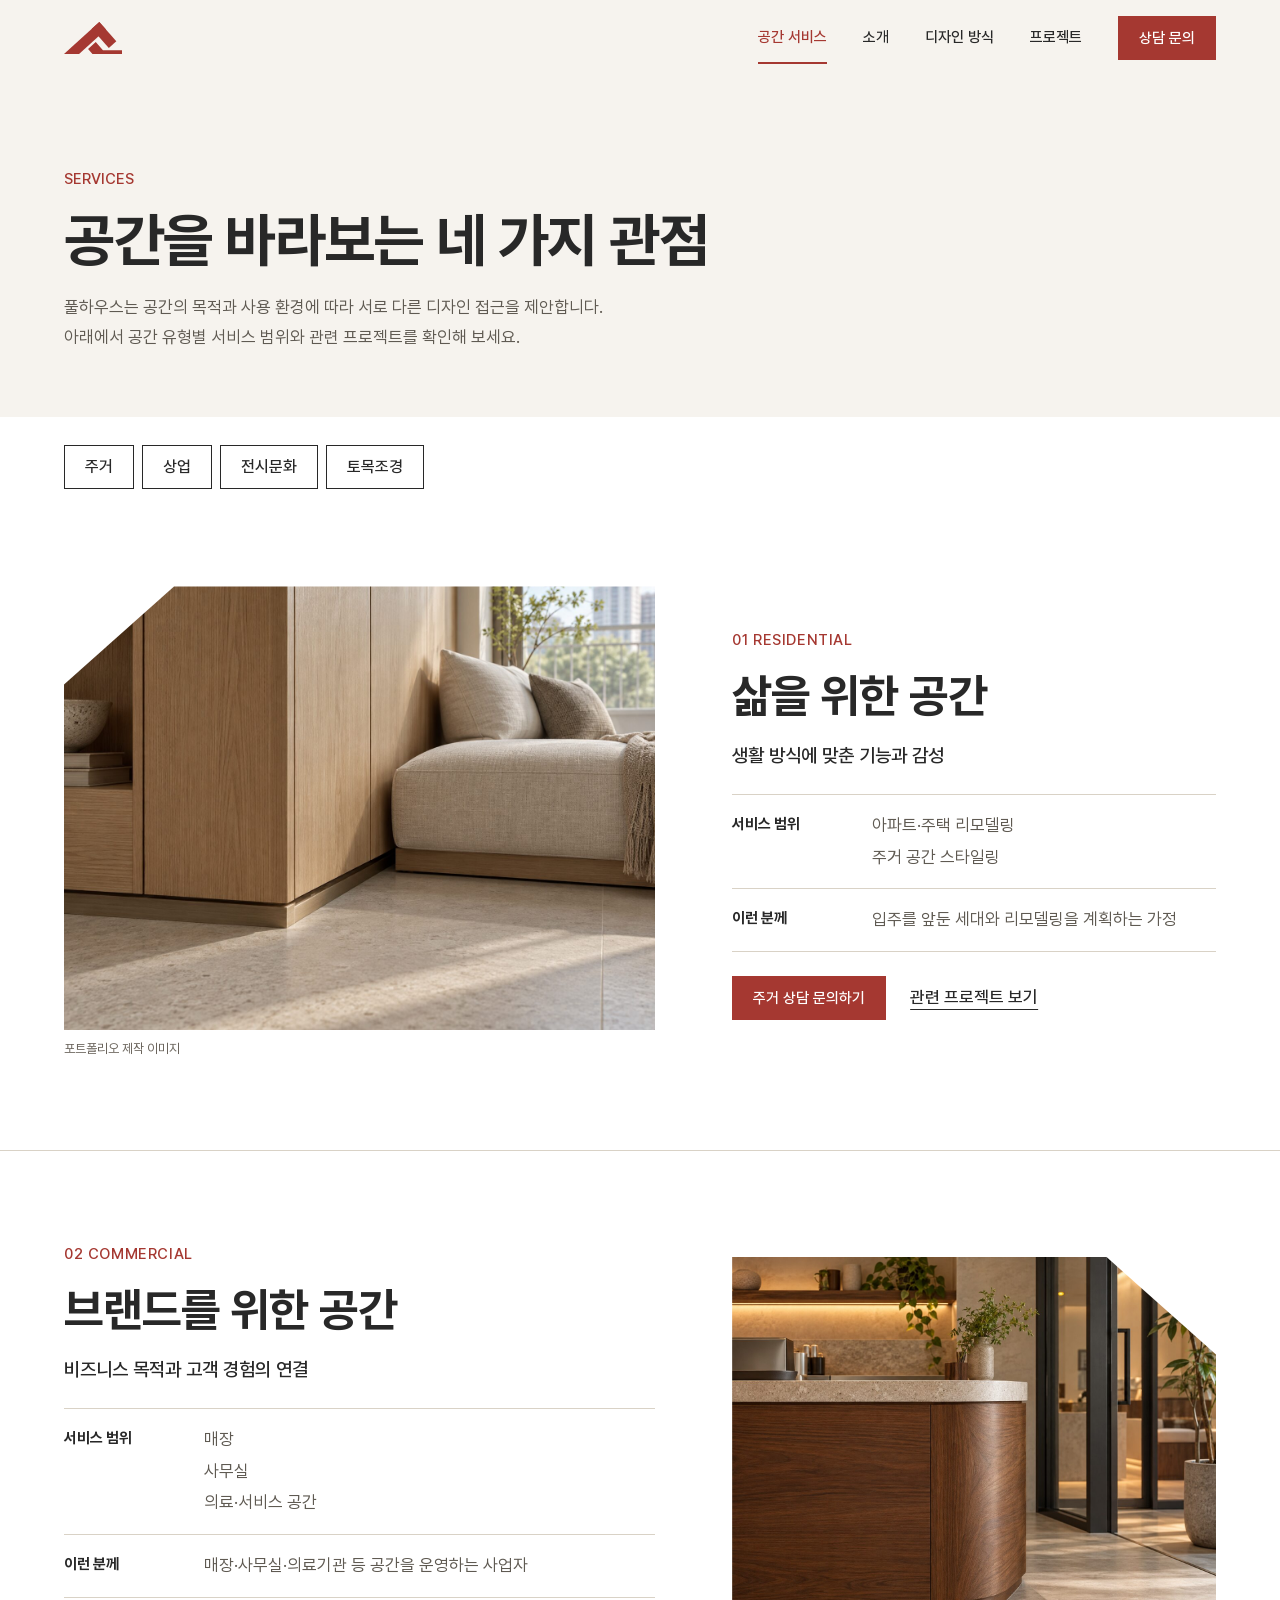
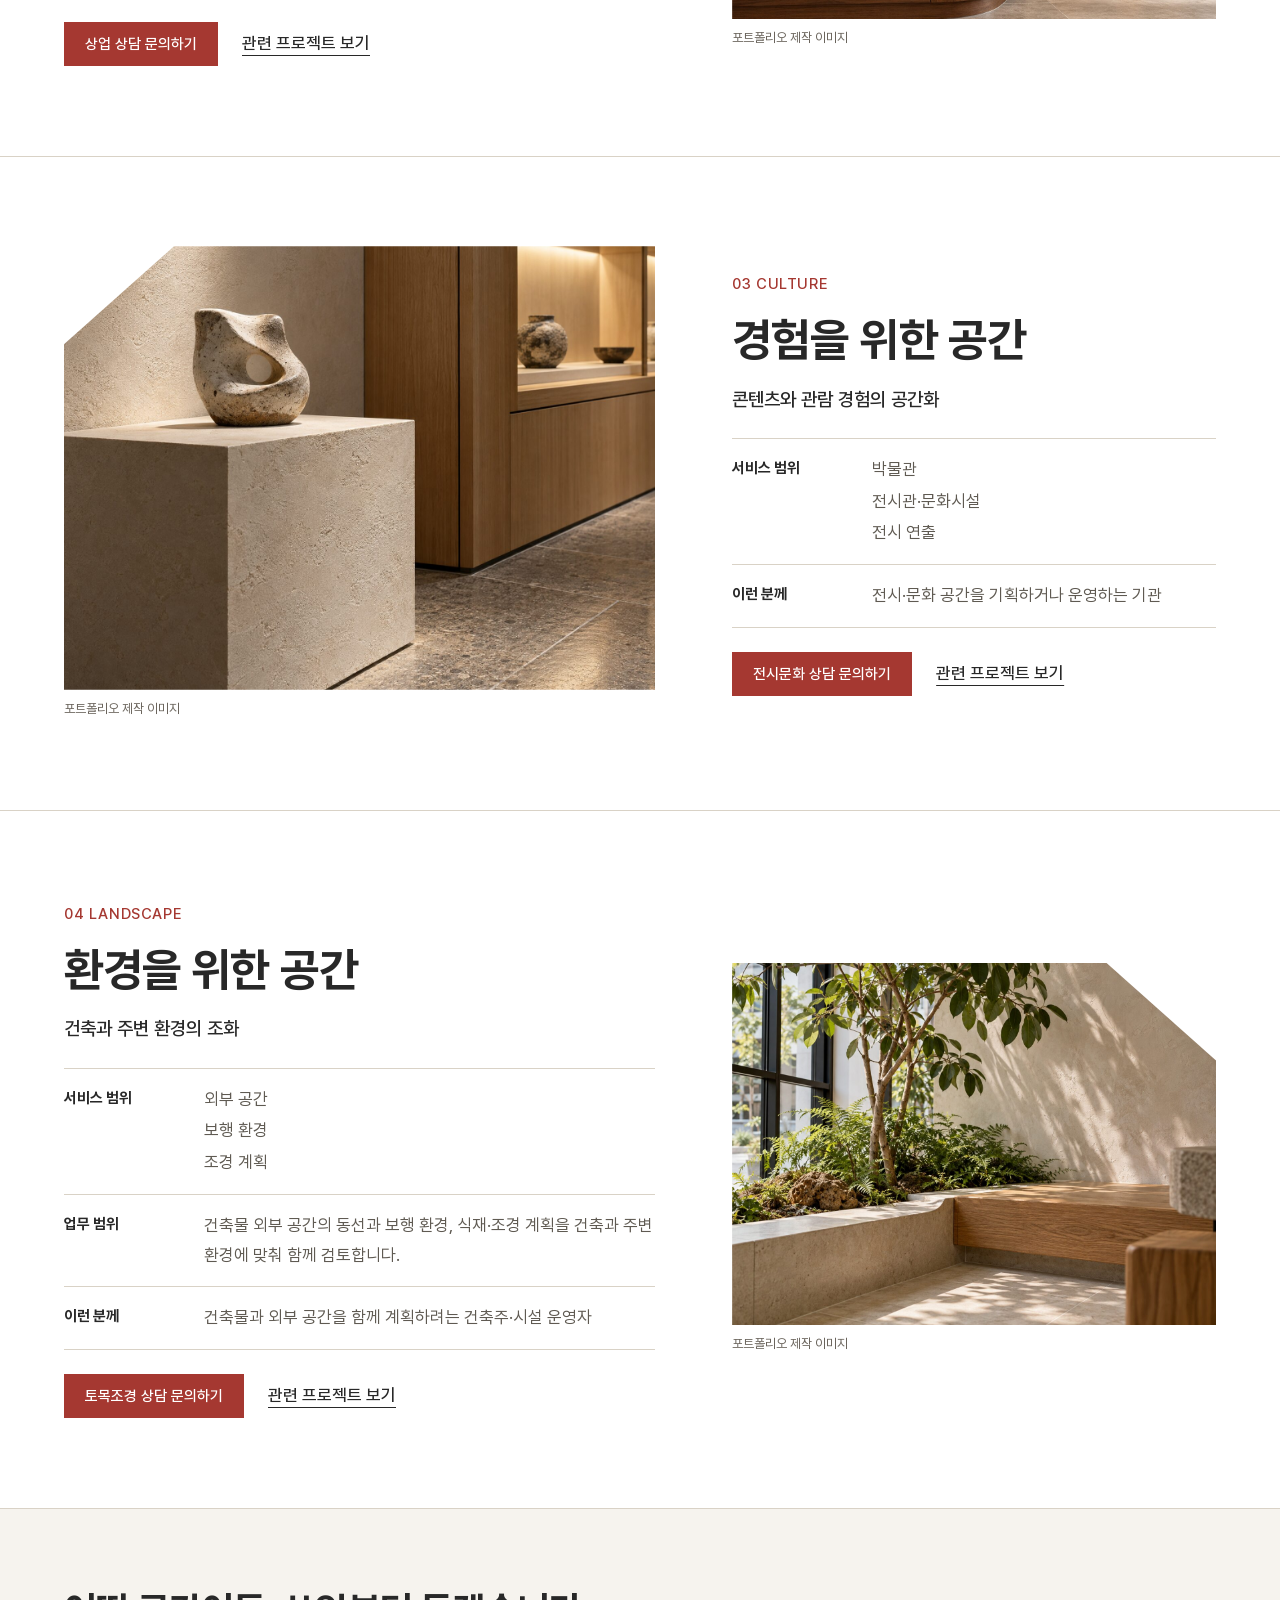
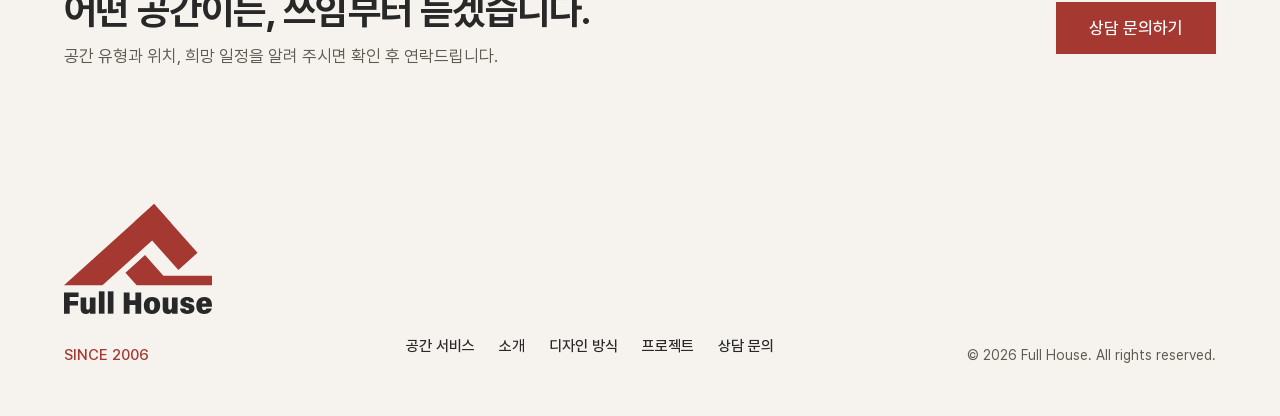
<file: services.html>
<!doctype html>
<html lang="ko">
<head>
<meta charset="utf-8">
<meta name="viewport" content="width=device-width, initial-scale=1">
<title>공간 서비스 | 풀하우스 Full House</title>
<meta name="description" content="주거, 상업, 전시문화, 토목조경. 공간의 목적과 사용 환경에 따라 서로 다른 디자인 접근을 제안합니다.">

<link rel="icon" href="assets/symbol.svg" type="image/svg+xml">
<link rel="preload" href="assets/fonts/Pretendard-Regular.subset.woff2" as="font" type="font/woff2" crossorigin>
<link rel="stylesheet" href="assets/fh.css">
</head>
<body>
<div class="fh">
<a class="skip" href="#main">본문으로 건너뛰기</a>
<header class="hdr">
<div class="wrap hdr-in">
<a class="hdr-home" href="index.html" aria-label="풀하우스 처음으로"><img src="assets/symbol.svg" alt="" width="58" height="32" style="width:58px;height:auto"></a>
<div class="hdr-right">
<nav class="hdr-nav" aria-label="주요 메뉴"><a class="lnk" href="services.html" aria-current="page">공간 서비스</a><a class="lnk" href="about.html">소개</a><a class="lnk" href="approach.html">디자인 방식</a><a class="lnk" href="projects.html">프로젝트</a><a class="btn sm" href="contact.html">상담 문의</a></nav>
<button type="button" class="menu-btn" aria-expanded="false" aria-controls="nav-panel">메뉴</button>
</div>
</div>
<nav class="wrap nav-panel" id="nav-panel" aria-label="모바일 메뉴"><a href="services.html" aria-current="page">공간 서비스</a><a href="about.html">소개</a><a href="approach.html">디자인 방식</a><a href="projects.html">프로젝트</a><a href="contact.html">상담 문의</a></nav>
</header>
<main id="main">
<section class="pg-head"><div class="wrap">
<p class="since">SERVICES</p>
<h1>공간을 바라보는 네 가지 관점</h1>
<p class="pg-lead">풀하우스는 공간의 목적과 사용 환경에 따라 서로 다른 디자인 접근을 제안합니다. 아래에서 공간 유형별 서비스 범위와 관련 프로젝트를 확인해 보세요.</p>
</div></section>

<nav class="sv-index wrap" aria-label="공간 유형 바로가기"><a class="chip-link" href="#residential">주거</a><a class="chip-link" href="#commercial">상업</a><a class="chip-link" href="#culture">전시문화</a><a class="chip-link" href="#landscape">토목조경</a></nav>
<section class="sv" id="residential" aria-labelledby="residential-t">
<div class="wrap sv-grid">
<figure class="sv-fig"><div class="sv-photo"><img src="assets/residential.jpg" alt="원목 수납장과 린넨 소파가 놓인 거실 코너" loading="lazy" decoding="async"></div><p class="cap">포트폴리오 제작 이미지</p></figure>
<div class="sv-info">
<p class="sv-en">01 RESIDENTIAL</p>
<h2 class="h2" id="residential-t">삶을 위한 공간</h2>
<p class="sv-msg">생활 방식에 맞춘 기능과 감성</p>
<dl class="kv">
<div><dt>서비스 범위</dt><dd><ul class="dots"><li>아파트·주택 리모델링</li><li>주거 공간 스타일링</li></ul></dd></div>

<div><dt>이런 분께</dt><dd>입주를 앞둔 세대와 리모델링을 계획하는 가정</dd></div>
</dl>
<div class="sv-links"><a class="btn sm" href="contact.html?type=residential">주거 상담 문의하기</a><a class="textlink" href="projects.html?type=residential#history">관련 프로젝트 보기</a></div>
</div>
</div>
</section><section class="sv rev" id="commercial" aria-labelledby="commercial-t">
<div class="wrap sv-grid">
<figure class="sv-fig"><div class="sv-photo"><img src="assets/commercial.jpg" alt="곡면 월넛 카운터와 스톤 상판이 있는 매장 공간" loading="lazy" decoding="async"></div><p class="cap">포트폴리오 제작 이미지</p></figure>
<div class="sv-info">
<p class="sv-en">02 COMMERCIAL</p>
<h2 class="h2" id="commercial-t">브랜드를 위한 공간</h2>
<p class="sv-msg">비즈니스 목적과 고객 경험의 연결</p>
<dl class="kv">
<div><dt>서비스 범위</dt><dd><ul class="dots"><li>매장</li><li>사무실</li><li>의료·서비스 공간</li></ul></dd></div>

<div><dt>이런 분께</dt><dd>매장·사무실·의료기관 등 공간을 운영하는 사업자</dd></div>
</dl>
<div class="sv-links"><a class="btn sm" href="contact.html?type=commercial">상업 상담 문의하기</a><a class="textlink" href="projects.html?type=commercial#history">관련 프로젝트 보기</a></div>
</div>
</div>
</section><section class="sv" id="culture" aria-labelledby="culture-t">
<div class="wrap sv-grid">
<figure class="sv-fig"><div class="sv-photo"><img src="assets/culture.jpg" alt="석재 좌대 위 도자 오브제와 조명이 든 진열장이 있는 전시 공간" loading="lazy" decoding="async"></div><p class="cap">포트폴리오 제작 이미지</p></figure>
<div class="sv-info">
<p class="sv-en">03 CULTURE</p>
<h2 class="h2" id="culture-t">경험을 위한 공간</h2>
<p class="sv-msg">콘텐츠와 관람 경험의 공간화</p>
<dl class="kv">
<div><dt>서비스 범위</dt><dd><ul class="dots"><li>박물관</li><li>전시관·문화시설</li><li>전시 연출</li></ul></dd></div>

<div><dt>이런 분께</dt><dd>전시·문화 공간을 기획하거나 운영하는 기관</dd></div>
</dl>
<div class="sv-links"><a class="btn sm" href="contact.html?type=culture">전시문화 상담 문의하기</a><a class="textlink" href="projects.html?type=culture#history">관련 프로젝트 보기</a></div>
</div>
</div>
</section><section class="sv rev" id="landscape" aria-labelledby="landscape-t">
<div class="wrap sv-grid">
<figure class="sv-fig"><div class="sv-photo"><img src="assets/landscape.jpg" alt="햇살이 드는 창가의 석재 화단과 수목" loading="lazy" decoding="async"></div><p class="cap">포트폴리오 제작 이미지</p></figure>
<div class="sv-info">
<p class="sv-en">04 LANDSCAPE</p>
<h2 class="h2" id="landscape-t">환경을 위한 공간</h2>
<p class="sv-msg">건축과 주변 환경의 조화</p>
<dl class="kv">
<div><dt>서비스 범위</dt><dd><ul class="dots"><li>외부 공간</li><li>보행 환경</li><li>조경 계획</li></ul></dd></div>
<div><dt>업무 범위</dt><dd>건축물 외부 공간의 동선과 보행 환경, 식재·조경 계획을 건축과 주변 환경에 맞춰 함께 검토합니다.</dd></div>
<div><dt>이런 분께</dt><dd>건축물과 외부 공간을 함께 계획하려는 건축주·시설 운영자</dd></div>
</dl>
<div class="sv-links"><a class="btn sm" href="contact.html?type=landscape">토목조경 상담 문의하기</a><a class="textlink" href="projects.html?type=landscape#history">관련 프로젝트 보기</a></div>
</div>
</div>
</section>
<section class="proj-band"><div class="wrap proj-band-in">
<div><h2 class="h2" style="font-size:clamp(26px,3vw,40px)">어떤 공간이든, 쓰임부터 듣겠습니다.</h2><p>공간 유형과 위치, 희망 일정을 알려 주시면 확인 후 연락드립니다.</p></div>
<a class="btn" href="contact.html">상담 문의하기</a>
</div></section>

</main>
<footer class="ftr">
<div class="wrap ftr-in">
<div class="ftr-brand">
<img src="assets/logo.svg" alt="Full House" width="148" height="109" style="width:148px;height:auto">
<p class="since" style="color:var(--fh-red);font-weight:500;font-size:15px">SINCE 2006</p>
</div>
<nav class="ftr-nav" aria-label="바로가기"><a href="services.html">공간 서비스</a><a href="about.html">소개</a><a href="approach.html">디자인 방식</a><a href="projects.html">프로젝트</a><a href="contact.html">상담 문의</a></nav>
<small>© 2026 Full House. All rights reserved.</small>
</div>
</footer>
<script src="assets/fh.js"></script>
</div>
</body>
</html>
</file>
<file: assets/fh.css>
/* Full House v3 · 공통 스타일 (index.html / projects.html / project-template.html)
   토큰: 컬러 3색(매뉴얼 지정) + 보조 중립색, Pretendard 400/500/700, 사선 모서리 42° */
@font-face{font-family:"Pretendard";font-weight:400;font-style:normal;font-display:swap;src:url(fonts/Pretendard-Regular.subset.woff2) format("woff2")}
@font-face{font-family:"Pretendard";font-weight:500;font-style:normal;font-display:swap;src:url(fonts/Pretendard-Medium.subset.woff2) format("woff2")}
@font-face{font-family:"Pretendard";font-weight:700;font-style:normal;font-display:swap;src:url(fonts/Pretendard-Bold.subset.woff2) format("woff2")}

:root{--fh-red:#a53831;--fh-red-dark:#8d2e28;--fh-charcoal:#282828;--fh-ivory:#f6f3ee;--fh-white:#fff;--fh-stone:#d9d2c6;--fh-sand:#e6e0d6;--fh-sub:#5f5a52;--fh-quiet:#6a645c}
@media (prefers-reduced-motion:no-preference){html{scroll-behavior:smooth}}
body{margin:0}
.fh,.fh *{box-sizing:border-box}
.fh{font-family:"Pretendard",system-ui,-apple-system,"Segoe UI",sans-serif;color:var(--fh-charcoal);background:var(--fh-white);font-size:17px;line-height:1.75;word-break:keep-all;overflow-wrap:break-word;-webkit-font-smoothing:antialiased}
.fh h1,.fh h2,.fh h3,.fh p,.fh dl,.fh dd{margin:0}
.fh a{color:inherit}
.fh img{display:block}
.fh a:focus-visible,.fh button:focus-visible{outline:2px solid var(--fh-charcoal);outline-offset:4px}
.wrap{max-width:1296px;margin:0 auto;padding:0 clamp(20px,5vw,72px)}
.sr-only{position:absolute;width:1px;height:1px;margin:-1px;padding:0;overflow:hidden;clip:rect(0,0,0,0);white-space:nowrap;border:0}
.skip{position:absolute;left:-9999px;top:8px}
.skip:focus{left:16px;z-index:20;background:var(--fh-charcoal);color:var(--fh-ivory);padding:10px 16px;text-decoration:none}
.h2{font-size:clamp(30px,3.6vw,48px);line-height:1.25;font-weight:700;letter-spacing:-0.02em}

/* 버튼: 우선순위(.fh .btn)를 올려 .fh a{color:inherit}에 덮이지 않게 함 */
.fh .btn{display:inline-flex;align-items:center;justify-content:center;min-height:52px;padding:0 32px;background:var(--fh-red);border:1px solid var(--fh-red);color:#fff;font:inherit;font-weight:500;font-size:17px;line-height:1.2;text-decoration:none;cursor:pointer}
.fh .btn:hover{background:var(--fh-red-dark);border-color:var(--fh-red-dark)}
.fh .btn.sm{min-height:44px;padding:0 20px;font-size:15px}
.fh .btn.ghost{background:transparent;border-color:var(--fh-charcoal);color:var(--fh-charcoal)}
.fh .btn.ghost:hover{background:var(--fh-charcoal);color:var(--fh-ivory)}
.fh .textlink{display:inline-flex;align-items:center;min-height:44px;font-weight:500;text-decoration:underline;text-underline-offset:6px;text-decoration-thickness:1px}
.fh .textlink:hover{color:var(--fh-red)}

/* 헤더 */
.hdr{position:relative;z-index:10;background:var(--fh-ivory)}
.hdr-in{display:flex;align-items:center;justify-content:space-between;height:76px;gap:16px}
.hdr-home{display:inline-flex;align-items:center;min-height:44px}
.hdr-right{display:flex;align-items:center;gap:36px}
.hdr-nav{display:flex;align-items:center;gap:36px;font-weight:500;font-size:15px}
.fh .hdr .lnk{text-decoration:none;padding:12px 0;border-bottom:2px solid transparent}
.fh .hdr .lnk:hover{color:var(--fh-red)}
.fh .hdr .lnk[aria-current="page"]{color:var(--fh-red);border-bottom-color:var(--fh-red)}
.fh .menu-btn{display:none;align-items:center;justify-content:center;min-height:44px;min-width:56px;padding:0 14px;background:transparent;border:1px solid var(--fh-charcoal);color:var(--fh-charcoal);font:inherit;font-weight:500;font-size:15px;cursor:pointer}
.nav-panel{display:none}

/* 히어로 */
.hero{position:relative;overflow:hidden;background:var(--fh-ivory);display:grid;grid-template-columns:minmax(0,1fr) minmax(0,1.12fr);--cx:300px;--cy:269px}
.hero-text{padding:48px 40px 88px clamp(20px,6vw,96px);display:flex;flex-direction:column;justify-content:center;gap:28px}
.since{font-weight:500;font-size:15px;color:var(--fh-red)}
.hero h1{font-size:clamp(40px,5.2vw,76px);line-height:1.14;font-weight:700;letter-spacing:-0.025em}
.hero h1 span{display:block}
.hero-sub{display:flex;flex-wrap:wrap;gap:4px 22px;font-weight:500;font-size:19px}
.hero-lead{max-width:30em;color:var(--fh-sub)}
.hero-actions{display:flex;align-items:center;gap:8px 28px;flex-wrap:wrap;margin-top:8px}
.hero-media{position:relative;min-height:760px}
.hero-photo{position:absolute;top:0;right:0;bottom:0;left:0;clip-path:polygon(0 0,100% 0,100% 100%,var(--cx) 100%,0 calc(100% - var(--cy)));animation:fh-reveal 1.1s cubic-bezier(.2,.7,.2,1) both}
.hero-photo img{width:100%;height:100%;object-fit:cover;object-position:50% 40%}
@keyframes fh-reveal{from{clip-path:polygon(100% 0,100% 0,100% 100%,100% 100%,100% 100%)}to{clip-path:polygon(0 0,100% 0,100% 100%,var(--cx) 100%,0 calc(100% - var(--cy)))}}

/* 공간 서비스 */
.spaces{background:var(--fh-white);padding:clamp(72px,10vw,140px) 0}
.spaces-head{max-width:40em;margin-bottom:clamp(36px,5vw,64px);display:flex;flex-direction:column;gap:16px}
.spaces-head p{color:var(--fh-sub)}
.spaces-body{display:grid;grid-template-columns:minmax(0,1.15fr) minmax(0,.85fr);gap:clamp(32px,6vw,88px);align-items:start}
.stage{position:relative;height:clamp(380px,46vw,620px);background:var(--fh-sand);--nx:132px;--ny:118px;clip-path:polygon(var(--nx) 0,100% 0,100% 100%,0 100%,0 var(--ny))}
.stage img{position:absolute;top:0;left:0;width:100%;height:100%;object-fit:cover;opacity:0;transition:opacity .6s ease}
.stage img.is-active{opacity:1}
.tabs{display:flex;flex-direction:column}
.tab{border-bottom:1px solid var(--fh-stone)}
.tab:first-child{border-top:1px solid var(--fh-stone)}
.tab-btn{width:100%;min-height:44px;display:flex;align-items:baseline;justify-content:space-between;gap:16px;padding:26px 0;background:none;border:0;font:inherit;color:inherit;cursor:pointer;text-align:left}
.tab-en{font-size:clamp(24px,2.4vw,32px);font-weight:700;letter-spacing:-0.01em;line-height:1.2;color:var(--fh-quiet);transition:color .3s}
.tab-ko{margin-left:auto;font-weight:500;font-size:16px;text-align:right;color:var(--fh-quiet);transition:color .3s}
.tab-ico{position:relative;flex:none;align-self:center;width:18px;height:18px;color:var(--fh-quiet)}
.tab-ico::before,.tab-ico::after{content:"";position:absolute;left:0;top:50%;width:100%;height:2px;margin-top:-1px;background:currentColor;transition:transform .3s}
.tab-ico::after{transform:rotate(90deg)}
.tab.is-active .tab-en,.tab.is-active .tab-ico{color:var(--fh-red)}
.tab.is-active .tab-ko{color:var(--fh-charcoal)}
.tab.is-active .tab-ico::after{transform:rotate(0)}
.tab-detail{display:grid;grid-template-rows:0fr;opacity:0;visibility:hidden;transition:grid-template-rows .45s ease,opacity .45s ease,visibility 0s .45s}
.tab.is-active .tab-detail{grid-template-rows:1fr;opacity:1;visibility:visible;transition-delay:0s}
.tab-detail-inner{min-height:0;overflow:hidden}
.tab-detail-pad{padding-bottom:26px;display:flex;flex-direction:column;gap:4px;align-items:flex-start}
.tab-detail-pad .svc{font-weight:700}
.tab-detail-pad .desc{color:var(--fh-sub)}
.tab-detail-pad .textlink{margin-top:6px}
.tab-photo{display:none}

/* 소개 */
.story{background:var(--fh-ivory);padding:clamp(72px,10vw,140px) 0}
.story-grid{display:grid;grid-template-columns:minmax(0,5fr) minmax(0,7fr);gap:clamp(40px,7vw,112px);align-items:start}
.story-copy{display:flex;flex-direction:column;gap:22px;max-width:30em}
.story-copy .h2{margin-bottom:10px}
.story-copy .em{font-weight:500}
.story-photos{display:grid;grid-template-columns:1fr 1fr;gap:16px}
.story-photos img{width:100%;aspect-ratio:3/4;object-fit:cover}
.story-photos .b{margin-top:72px}

/* 디자인 방식 */
.approach{background:var(--fh-white);padding:clamp(72px,10vw,140px) 0}
.ap-grid{display:grid;grid-template-columns:minmax(0,5fr) minmax(0,6fr);gap:clamp(40px,7vw,112px);align-items:center}
.ap-photo{position:relative;height:clamp(420px,52vw,720px);--nx:132px;--ny:118px;clip-path:polygon(0 0,calc(100% - var(--nx)) 0,100% var(--ny),100% 100%,0 100%)}
.ap-photo img{width:100%;height:100%;object-fit:cover}
.ap-copy{display:flex;flex-direction:column;gap:22px;max-width:32em}
.ap-copy .h2{margin-bottom:10px}
.fh .ap-quote{font-size:clamp(26px,3vw,40px);line-height:1.35;font-weight:700;color:var(--fh-red);letter-spacing:-0.02em;margin-top:18px}

/* 프로젝트 안내 띠 */
.proj-band{background:var(--fh-ivory);padding:clamp(48px,6vw,80px) 0}
.proj-band-in{display:flex;align-items:center;justify-content:space-between;gap:24px 48px;flex-wrap:wrap}
.proj-band p{color:var(--fh-sub);margin-top:8px}

/* 상담 문의 */
.cta{background:var(--fh-white);padding:clamp(72px,10vw,140px) 0 clamp(56px,8vw,104px)}
.cta-in{display:flex;flex-direction:column;gap:24px;max-width:880px}
.cta h2{font-size:clamp(32px,4.4vw,60px);line-height:1.2;font-weight:700;letter-spacing:-0.025em}
.cta p{color:var(--fh-sub);max-width:32em}
.cta-actions{display:flex;flex-wrap:wrap;gap:12px 16px;margin-top:8px}
.fh .contact{display:grid;grid-template-columns:repeat(3,minmax(0,1fr));gap:28px 48px;margin-top:clamp(40px,6vw,72px);padding-top:32px;border-top:1px solid var(--fh-stone)}
.contact dt{font-weight:700}
.contact dd{color:var(--fh-sub);display:flex;flex-direction:column;gap:4px}
.contact dd b{display:inline-block;min-width:5.2em;color:var(--fh-charcoal);font-weight:700}
.contact dd a{text-decoration:underline;text-underline-offset:4px;text-decoration-thickness:1px}
.contact dd a:hover{color:var(--fh-red)}

/* 푸터 */
.ftr{background:var(--fh-ivory);padding:56px 0 48px}
.ftr-in{display:flex;align-items:flex-end;justify-content:space-between;gap:32px;flex-wrap:wrap}
.ftr-brand{display:flex;flex-direction:column;gap:28px}
.ftr small{font-size:14px;color:var(--fh-sub)}

/* 프로젝트 목록 */
.pj-head{background:var(--fh-ivory);padding:clamp(48px,7vw,96px) 0 clamp(36px,5vw,56px)}
.pj-head h1{font-size:clamp(36px,4.6vw,64px);line-height:1.15;font-weight:700;letter-spacing:-0.025em}
.pj-head p{color:var(--fh-sub);margin-top:14px;max-width:32em}
.chips{display:flex;flex-wrap:wrap;gap:8px;margin-top:32px}
.fh .chip{min-height:44px;padding:0 20px;background:transparent;border:1px solid var(--fh-charcoal);color:var(--fh-charcoal);font:inherit;font-weight:500;font-size:16px;cursor:pointer}
.fh .chip:hover{background:var(--fh-charcoal);color:var(--fh-ivory)}
.fh .chip[aria-pressed="true"]{background:var(--fh-red);border-color:var(--fh-red);color:#fff}
.pj-list{background:var(--fh-white);padding:clamp(40px,6vw,80px) 0 clamp(64px,9vw,120px)}
.pj-grid{display:grid;grid-template-columns:repeat(3,minmax(0,1fr));gap:clamp(32px,4vw,56px) clamp(20px,2.5vw,40px)}
.proj{position:relative;display:flex;flex-direction:column;gap:10px}
.proj.is-hidden{display:none}
.proj-photo{aspect-ratio:4/3;overflow:hidden;background:var(--fh-sand);margin-bottom:4px;--nx:72px;--ny:65px;clip-path:polygon(var(--nx) 0,100% 0,100% 100%,0 100%,0 var(--ny))}
.proj-photo img{width:100%;height:100%;object-fit:cover}
.proj-type{font-weight:700;font-size:15px;line-height:1.4;color:var(--fh-red)}
.proj h3{font-size:22px;line-height:1.35;font-weight:700;letter-spacing:-0.01em}
.fh .proj h3 a{text-decoration:none}
.fh .proj h3 a::after{content:"";position:absolute;top:0;right:0;bottom:0;left:0}
.fh .proj:hover h3 a{color:var(--fh-red)}
.proj:has(a:focus-visible){outline:2px solid var(--fh-charcoal);outline-offset:8px}
.fh .proj h3 a:focus-visible{outline:0}
.proj-meta{color:var(--fh-sub);font-size:15px}
.tag{display:inline-block;align-self:flex-start;border:1px solid var(--fh-quiet);color:var(--fh-quiet);font-size:13px;font-weight:500;line-height:1;padding:6px 8px}

/* 프로젝트 상세 템플릿 */
.dt-head{background:var(--fh-ivory);padding:clamp(36px,5vw,64px) 0 clamp(32px,5vw,56px)}
.crumb{display:flex;flex-wrap:wrap;gap:4px 10px;font-size:15px;color:var(--fh-sub)}
.crumb a{text-decoration:none}
.crumb a:hover{color:var(--fh-red)}
.dt-head h1{margin-top:18px;font-size:clamp(34px,4.2vw,56px);line-height:1.2;font-weight:700;letter-spacing:-0.025em}
.dt-meta{display:grid;grid-template-columns:repeat(4,minmax(0,1fr));gap:20px 32px;margin-top:32px;padding-top:24px;border-top:1px solid var(--fh-stone)}
.dt-meta dt{font-weight:700;font-size:15px}
.dt-meta dd{color:var(--fh-sub)}
.dt-body{padding:clamp(40px,6vw,80px) 0 clamp(56px,8vw,104px)}
.dt-photo{aspect-ratio:16/9;overflow:hidden;background:var(--fh-sand);--nx:132px;--ny:118px;clip-path:polygon(var(--nx) 0,100% 0,100% 100%,0 100%,0 var(--ny))}
.dt-photo img{width:100%;height:100%;object-fit:cover}
.dt-text{max-width:34em;margin-top:clamp(32px,4vw,56px);display:flex;flex-direction:column;gap:18px}
.dt-text p{color:var(--fh-sub)}
.dt-gallery{display:grid;grid-template-columns:repeat(2,minmax(0,1fr));gap:clamp(16px,2vw,32px);margin-top:clamp(32px,4vw,56px)}
.ph{aspect-ratio:4/3;background:var(--fh-sand);display:flex;align-items:center;justify-content:center;color:var(--fh-sub);font-size:15px}
.dt-actions{display:flex;flex-wrap:wrap;align-items:center;gap:8px 28px;margin-top:clamp(40px,6vw,72px)}

@media (max-width:1023px){
  .pj-grid{grid-template-columns:repeat(2,minmax(0,1fr))}
}
@media (max-width:860px){
  .hdr-right{gap:8px}
  .hdr-nav{display:none}
  .fh .menu-btn{display:inline-flex}
  .nav-panel.is-open{display:block;background:var(--fh-ivory);border-top:1px solid var(--fh-stone);padding-bottom:12px}
  .fh .nav-panel a{display:flex;align-items:center;min-height:56px;font-weight:500;font-size:17px;text-decoration:none;border-bottom:1px solid var(--fh-stone)}
  .fh .nav-panel a:last-child{border-bottom:0}
  .fh .nav-panel a[aria-current="page"]{color:var(--fh-red)}
  .hero{grid-template-columns:minmax(0,1fr);--cx:120px;--cy:108px}
  .hero-text{padding:40px clamp(20px,5vw,72px) 56px}
  .hero-media{min-height:440px}
  .story-grid,.spaces-body,.ap-grid{grid-template-columns:minmax(0,1fr)}
  .story-photos .b{margin-top:40px}
  .stage{display:none}
  .tab-btn{display:grid;grid-template-columns:minmax(0,1fr) auto;gap:2px 16px;padding:22px 0}
  .tab-ko{grid-column:1;margin-left:0;text-align:left}
  .tab-ico{grid-column:2;grid-row:1 / span 2}
  .tab-photo{display:block;width:100%;aspect-ratio:4/3;overflow:hidden;margin:4px 0 18px;background:var(--fh-sand);--nx:64px;--ny:58px;clip-path:polygon(var(--nx) 0,100% 0,100% 100%,0 100%,0 var(--ny))}
  .tab-photo img{width:100%;height:100%;object-fit:cover}
  .ap-photo{height:440px;--nx:84px;--ny:75px}
  .fh .contact{grid-template-columns:minmax(0,1fr)}
  .dt-meta{grid-template-columns:repeat(2,minmax(0,1fr))}
  .dt-photo{--nx:84px;--ny:75px}
}
@media (max-width:600px){
  .pj-grid{grid-template-columns:minmax(0,1fr)}
  .cta-actions .btn,.proj-band .btn{width:100%}
  .dt-gallery{grid-template-columns:minmax(0,1fr)}
}
@media (prefers-reduced-motion:reduce){
  .hero-photo,  .stage img,.tab-detail,.tab-en,.tab-ko,.tab-ico::before,.tab-ico::after{transition:none}
}

/* ───── v3 서브페이지 ───── */
.pg-head{background:var(--fh-ivory);padding:clamp(48px,7vw,96px) 0 clamp(40px,5vw,64px)}
.fh .pg-head h1{font-size:clamp(34px,4.6vw,64px);line-height:1.18;font-weight:700;letter-spacing:-0.025em;margin-top:14px}
.fh .pg-lead{color:var(--fh-sub);margin-top:18px;max-width:34em}
.fh .pg-note{color:var(--fh-sub);margin-top:12px;max-width:36em;font-size:16px}
.fh .cap{margin-top:8px;font-size:13px;color:var(--fh-quiet)}
.fh .tag.todo{border-style:dashed;margin-left:0}
.ftr-nav{display:flex;flex-wrap:wrap;gap:4px 24px;font-size:15px;font-weight:500}
.fh .ftr-nav a{display:inline-flex;align-items:center;min-height:44px;text-decoration:none}
.fh .ftr-nav a:hover{color:var(--fh-red)}
.ftr-in{align-items:flex-end}

/* 공간 서비스 */
.sv-index{display:flex;flex-wrap:wrap;gap:8px;padding-top:28px;padding-bottom:8px}
.fh .chip-link{display:inline-flex;align-items:center;min-height:44px;padding:0 20px;border:1px solid var(--fh-charcoal);font-weight:500;font-size:16px;text-decoration:none}
.fh .chip-link:hover{background:var(--fh-charcoal);color:var(--fh-ivory)}
.sv{padding:clamp(48px,7vw,96px) 0;border-bottom:1px solid var(--fh-stone);scroll-margin-top:8px}
.sv:last-of-type{border-bottom:0}
.sv-grid{display:grid;grid-template-columns:minmax(0,1.1fr) minmax(0,.9fr);gap:clamp(32px,6vw,88px);align-items:center}
.sv.rev .sv-fig{order:2}
.sv-fig{margin:0}
.sv-photo{aspect-ratio:4/3;overflow:hidden;background:var(--fh-sand);--nx:110px;--ny:98px;clip-path:polygon(var(--nx) 0,100% 0,100% 100%,0 100%,0 var(--ny))}
.sv.rev .sv-photo{clip-path:polygon(0 0,calc(100% - var(--nx)) 0,100% var(--ny),100% 100%,0 100%)}
.sv-photo img{width:100%;height:100%;object-fit:cover}
.sv-info{display:flex;flex-direction:column;gap:14px}
.fh .sv-en{font-weight:500;font-size:15px;color:var(--fh-red);letter-spacing:.04em}
.sv-msg{font-size:19px;font-weight:500}
.fh .kv{display:flex;flex-direction:column;margin-top:8px;border-top:1px solid var(--fh-stone)}
.kv>div{display:grid;grid-template-columns:7.5em minmax(0,1fr);gap:12px;padding:16px 0;border-bottom:1px solid var(--fh-stone)}
.kv dt{font-weight:700;font-size:15px}
.kv dd{color:var(--fh-sub)}
.dots{list-style:none;margin:0;padding:0;display:flex;flex-direction:column;gap:2px}
.sv-links{display:flex;flex-wrap:wrap;align-items:center;gap:6px 24px;margin-top:10px}

/* 소개 */
.ab-grid{display:grid;grid-template-columns:minmax(0,4fr) minmax(0,7fr);gap:clamp(24px,6vw,96px);align-items:start}
.ab-story,.ab-hist,.ab-brand,.ab-loc{padding:clamp(56px,8vw,112px) 0}
.ab-hist{background:var(--fh-ivory)}
.ab-brand{background:var(--fh-white)}
.ab-loc{background:var(--fh-ivory)}
.ab-copy{display:flex;flex-direction:column;gap:20px;max-width:34em;color:var(--fh-sub)}
.ab-copy .em{color:var(--fh-charcoal);font-weight:500}
.fh .tl{display:flex;flex-direction:column;border-top:1px solid var(--fh-charcoal)}
.tl>div{display:grid;grid-template-columns:7em minmax(0,1fr);gap:16px;padding:18px 0;border-bottom:1px solid var(--fh-stone)}
.tl dt{font-weight:700;color:var(--fh-red)}
.ab-brand-head{max-width:40em;margin-bottom:clamp(28px,4vw,48px)}
.brand-grid{display:grid;grid-template-columns:minmax(0,5fr) minmax(0,7fr);gap:clamp(24px,5vw,72px);align-items:stretch}
.brand-mark{background:var(--fh-ivory);display:flex;align-items:center;justify-content:center;padding:clamp(32px,5vw,64px);min-height:280px}
.brand-pts{list-style:none;margin:0;padding:0;display:flex;flex-direction:column}
.brand-pts li{padding:18px 0;border-bottom:1px solid var(--fh-stone)}
.brand-pts li:first-child{border-top:1px solid var(--fh-stone)}
.brand-pts h3{font-size:18px;font-weight:700;margin:0 0 6px}
.brand-pts p{color:var(--fh-sub)}
.swatches{list-style:none;margin:clamp(24px,3vw,40px) 0 0;padding:0;display:grid;grid-template-columns:repeat(3,minmax(0,1fr));gap:12px}
.sw{display:flex;flex-direction:column;justify-content:flex-end;gap:2px;min-height:120px;padding:16px 18px;font-size:15px;line-height:1.5}
.sw b{font-size:17px}
.fh .loc{display:grid;grid-template-columns:repeat(3,minmax(0,1fr));gap:28px 48px;margin:clamp(24px,3vw,40px) 0 0}
.loc dt{font-weight:700;margin-bottom:6px}
.loc dd{color:var(--fh-sub);display:flex;flex-direction:column;gap:2px;align-items:flex-start}
.fh .loc dd a[href^="mailto"]{text-decoration:underline;text-underline-offset:4px}

/* 디자인 방식 */
.ap-principle{background:var(--fh-white);padding:clamp(56px,8vw,104px) 0 clamp(32px,4vw,48px)}
.fh .ap-principle .ap-quote{margin-top:0}
.fh .ap-text{margin-top:20px;max-width:34em;color:var(--fh-sub)}
.ap-steps{padding:clamp(40px,6vw,80px) 0 clamp(56px,8vw,104px)}
.steps{list-style:none;margin:clamp(28px,4vw,48px) 0 0;padding:0;display:grid;grid-template-columns:repeat(4,minmax(0,1fr));gap:24px}
.steps li{border-top:2px solid var(--fh-charcoal);padding-top:18px;display:flex;flex-direction:column;gap:8px;align-items:flex-start}
.steps .n{font-weight:700;color:var(--fh-red);font-size:15px}
.steps h3{font-size:22px;font-weight:700;margin:0}
.steps p{color:var(--fh-sub)}
.ap-ex{background:var(--fh-ivory);padding:clamp(56px,8vw,104px) 0}
.ap-ex-head{max-width:40em}
.ex{list-style:none;margin:clamp(28px,4vw,48px) 0 0;padding:0;display:grid;grid-template-columns:repeat(2,minmax(0,1fr));gap:clamp(24px,3vw,40px) clamp(24px,4vw,64px)}
.ex li{border-top:1px solid var(--fh-charcoal);padding-top:16px;display:flex;flex-direction:column;gap:6px}
.fh .ex-k{font-weight:700;color:var(--fh-red);font-size:15px}
.ex h3{font-size:20px;font-weight:700;margin:0}
.ex li p:last-child{color:var(--fh-sub)}

/* 상담 문의 */
.ct-main{padding:clamp(40px,6vw,80px) 0}
.ct-grid{display:grid;grid-template-columns:minmax(0,1fr) minmax(0,1fr);gap:clamp(32px,5vw,72px);align-items:start}
.fm{display:grid;grid-template-columns:repeat(2,minmax(0,1fr));gap:20px}
.fm-row{display:flex;flex-direction:column;gap:6px}
.fm-row.wide{grid-column:1 / -1}
.fm label{font-weight:700;font-size:15px}
.fm input,.fm select,.fm textarea,.pv{width:100%;min-height:48px;padding:10px 14px;border:1px solid var(--fh-charcoal);background:#fff;color:var(--fh-charcoal);font:inherit;font-size:16px;line-height:1.6;border-radius:0}
.fm textarea{resize:vertical}
.fm input:focus-visible,.fm select:focus-visible,.fm textarea:focus-visible{outline:2px solid var(--fh-red);outline-offset:2px}
.pv-box{background:var(--fh-ivory);padding:clamp(20px,3vw,36px);display:flex;flex-direction:column;gap:14px;position:sticky;top:16px}
.pv-t{font-size:20px;font-weight:700}
.fh .pv-to{font-size:15px;color:var(--fh-sub)}
.pv-to b{color:var(--fh-charcoal);margin-right:8px}
.pv{background:#fff;resize:none;font-size:15px}
.pv-actions{display:flex;flex-wrap:wrap;gap:12px}
.ct-alt{background:var(--fh-white);padding:0 0 clamp(56px,8vw,104px)}
.ct-alt .wrap{border-top:1px solid var(--fh-stone);padding-top:clamp(32px,4vw,56px)}
.ct-alt .contact{margin-top:28px;border-top:0;padding-top:0}
.ct-alt .cta-actions{margin-top:28px;align-items:center}

@media (max-width:1023px){
  .steps{grid-template-columns:repeat(2,minmax(0,1fr))}
  .ct-grid{grid-template-columns:minmax(0,1fr)}
  .pv-box{position:static}
}
@media (max-width:860px){
  .sv-grid,.ab-grid,.brand-grid{grid-template-columns:minmax(0,1fr)}
  .sv.rev .sv-fig{order:0}
  .sv-photo,.sv.rev .sv-photo{--nx:72px;--ny:65px}
  .fh .loc{grid-template-columns:minmax(0,1fr)}
  .swatches{grid-template-columns:minmax(0,1fr)}
  .sw{min-height:84px}
}
@media (max-width:600px){
  .steps,.ex,.fm{grid-template-columns:minmax(0,1fr)}
  .kv>div,.tl>div{grid-template-columns:minmax(0,1fr);gap:2px}
  .pv-actions .btn{width:100%}
  .ct-alt .cta-actions .btn{width:100%}
}

/* 프로젝트 개편 */
.fh .more{margin-top:8px}
.pj-hist{background:var(--fh-ivory);padding:clamp(56px,8vw,104px) 0}
.pj-hist .chips{margin-top:24px}
.hist{margin-top:28px;border-top:1px solid var(--fh-charcoal)}
.hrow{display:grid;grid-template-columns:5em minmax(0,1fr) 6em;gap:16px;padding:16px 0;border-bottom:1px solid var(--fh-stone);align-items:baseline}
.hrow.is-hidden{display:none}
.hy{font-weight:700;color:var(--fh-red)}
.ht{color:var(--fh-sub);font-size:15px;text-align:right}
.fh .hist-empty{margin-top:20px;color:var(--fh-sub)}
.pj-samples{padding:clamp(56px,8vw,104px) 0}
.smp-head{max-width:40em;margin-bottom:clamp(24px,3vw,40px)}
.smp-grid{display:grid;grid-template-columns:repeat(3,minmax(0,1fr));gap:clamp(24px,3vw,40px) clamp(16px,2vw,32px)}
.smp{margin:0}
.smp-photo{aspect-ratio:4/3;overflow:hidden;background:var(--fh-sand)}
.smp-photo img{width:100%;height:100%;object-fit:cover}
.smp figcaption{margin-top:8px;font-size:15px}
.smp figcaption span{font-size:13px;color:var(--fh-quiet)}
.dt-photo img{object-position:50% 50%}
.dt-fig{margin:0}
.dt-g{aspect-ratio:4/3;overflow:hidden;background:var(--fh-sand)}
.dt-g img{width:100%;height:100%;object-fit:cover}
.proj-photo img{object-position:50% 35%}
@media (max-width:1023px){.smp-grid{grid-template-columns:repeat(2,minmax(0,1fr))}}
@media (max-width:600px){
  .smp-grid{grid-template-columns:minmax(0,1fr)}
  .hrow{grid-template-columns:4em minmax(0,1fr);gap:4px 12px}
  .ht{grid-column:2;text-align:left}
}
.fh .hn a{text-decoration:underline;text-underline-offset:4px;text-decoration-thickness:1px}
.fh .hn a:hover{color:var(--fh-red)}
</file>
